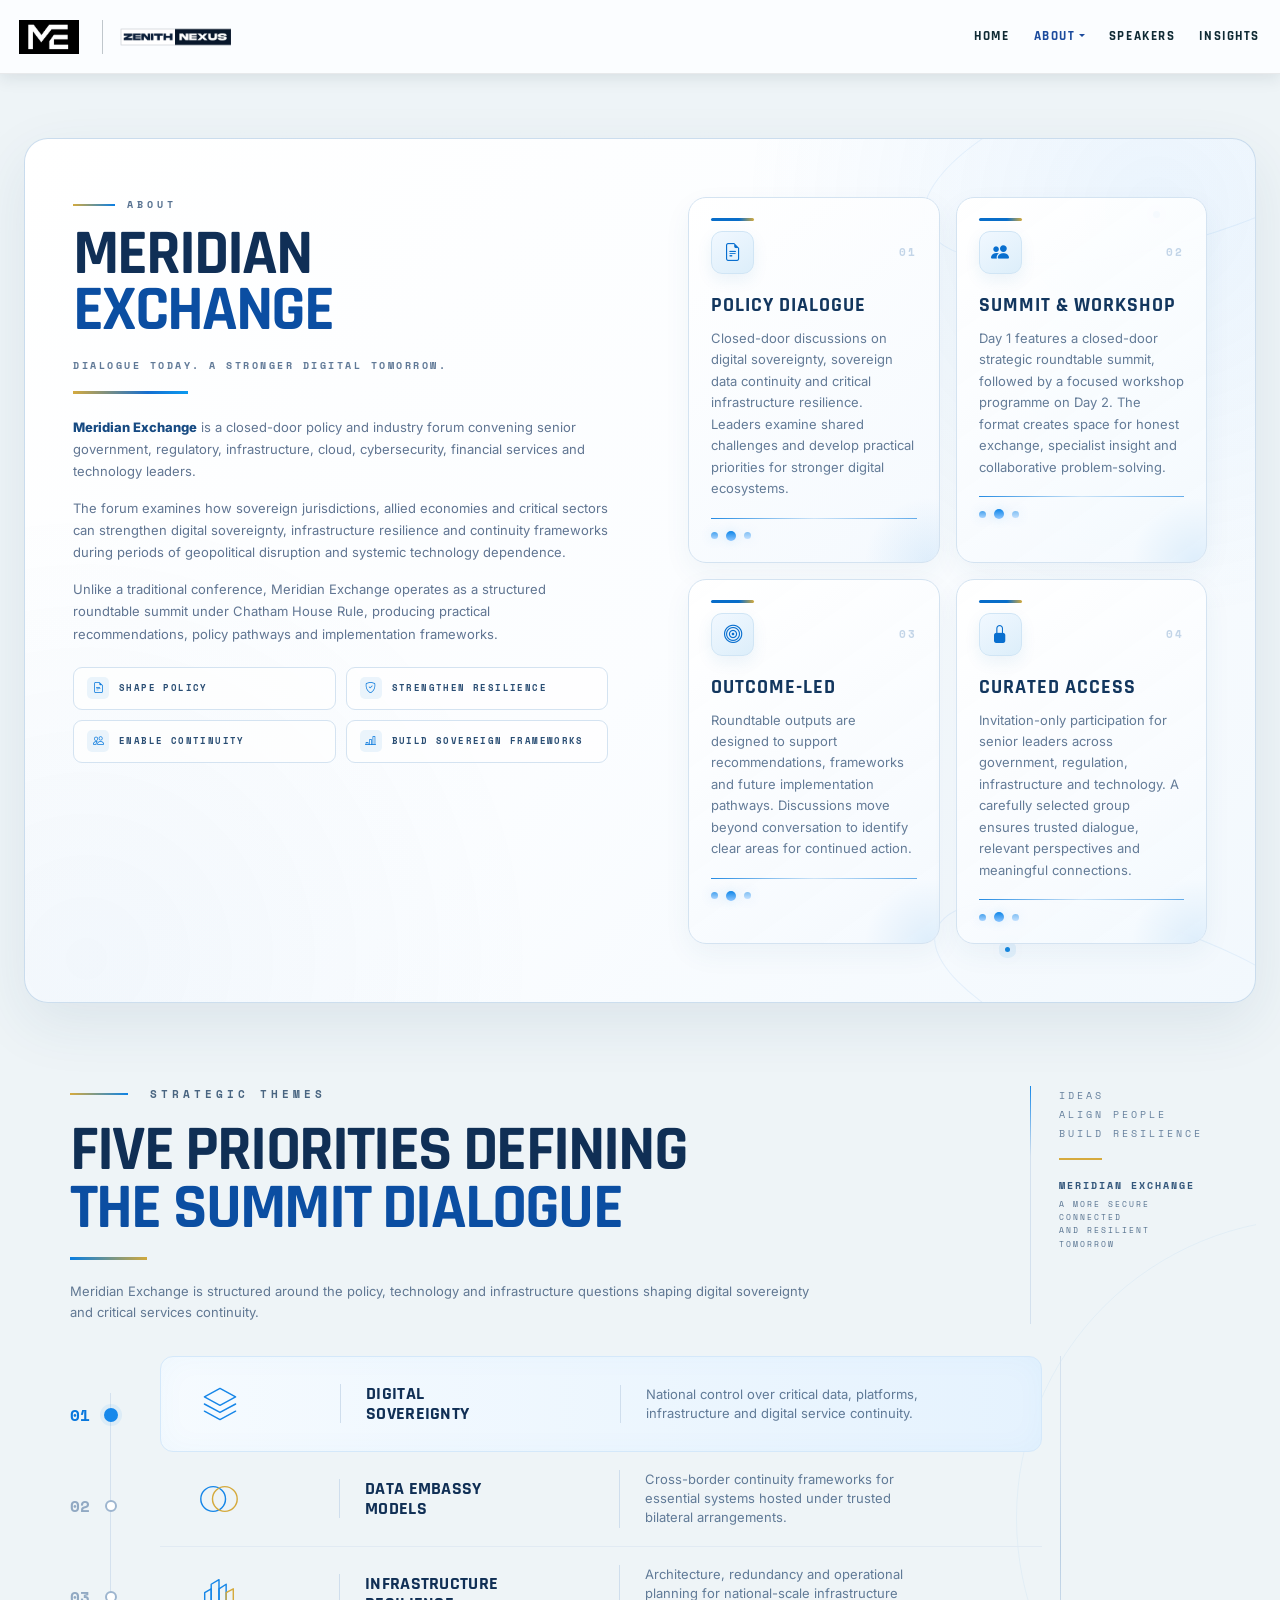
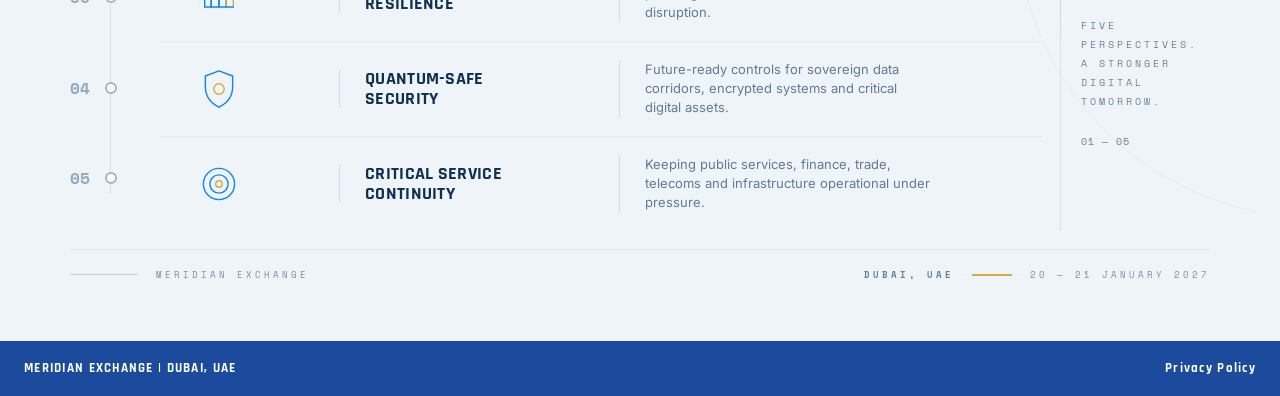
<file: about.html>
<!doctype html>
<html lang="en">
  <head>
    <meta charset="UTF-8" />
    <meta name="viewport" content="width=device-width, initial-scale=1.0" />
    <title>About | Meridian Exchange</title>
    <meta
      name="description"
      content="Explore delegate access, event format, benefits and pass options for Meridian Exchange 2027, a two-day strategic summit and workshop in Dubai for senior leaders shaping digital sovereignty and infrastructure resilience."
    />
    <meta name="robots" content="index, follow" />
    <link rel="canonical" href="https://meridianexchange.net/attendees.html" />

    <meta property="og:type" content="website" />
    <meta property="og:title" content="Delegate Access | Meridian Exchange" />
    <meta
      property="og:description"
      content="A senior delegate profile for Meridian Exchange, bringing together government, regulatory, infrastructure, cybersecurity, cloud, data centre, telecom and digital transformation leaders."
    />
    <meta
      property="og:url"
      content="https://meridianexchange.net/attendees.html"
    />
    <meta property="og:site_name" content="Meridian Exchange" />
    <meta
      property="og:image"
      content="https://meridianexchange.net/images/meridian-preview.jpg"
    />
    <meta property="og:image:width" content="1200" />
    <meta property="og:image:height" content="630" />

    <meta name="twitter:card" content="summary_large_image" />
    <meta name="twitter:title" content="Delegate Access | Meridian Exchange" />
    <meta
      name="twitter:description"
      content="Explore delegate access, event format and pass options for Meridian Exchange 2027."
    />
    <meta
      name="twitter:image"
      content="https://meridianexchange.net/images/meridian-preview.jpg"
    />
    <link
      href="https://cdn.jsdelivr.net/npm/bootstrap@5.3.8/dist/css/bootstrap.min.css"
      rel="stylesheet"
      integrity="sha384-sRIl4kxILFvY47J16cr9ZwB07vP4J8+LH7qKQnuqkuIAvNWLzeN8tE5YBujZqJLB"
      crossorigin="anonymous"
    />
    <link
      rel="stylesheet"
      href="https://cdn.jsdelivr.net/npm/bootstrap-icons@1.11.3/font/bootstrap-icons.min.css"
    />
    <link rel="icon" href="./image/fevicon.png" type="image/png" />
    <link rel="stylesheet" href="style.css" />
  </head>
  <body id="top">
    <header class="topbar">
      <nav class="navbar navbar-expand-lg navbar-light site-navbar">
        <div class="container-fluid nav-wrap">
          <div class="navbar-brand brand-group">
            <a class="brand" href="index.html" aria-label="Meridian Exchange"
              ><img
                class="brand-partner-logo"
                src="./image/logoME.jpeg"
                alt="Dubai Police Academy Logo"
            /></a>
            <span class="brand-separator" aria-hidden="true"></span>
            <a
              class="brand brand-partner"
              href="index.html"
              aria-label="Zenith Nexus"
              ><img
                class="brand-logo"
                src="./image/Zenith Nexus Logo.png"
                alt="Meridian Exchange Logo"
            /></a>
          </div>
          <button
            class="navbar-toggler"
            type="button"
            data-bs-toggle="collapse"
            data-bs-target="#mainNavigation"
            aria-controls="mainNavigation"
            aria-expanded="false"
            aria-label="Toggle navigation"
          >
            <span class="navbar-toggler-icon"></span>
          </button>
          <div class="collapse navbar-collapse" id="mainNavigation">
            <ul class="navbar-nav ms-auto main-nav">
              <li class="nav-item">
                <a class="nav-link" href="index.html">HOME</a>
              </li>
              <li class="nav-item dropdown">
                <a
                  class="nav-link dropdown-toggle active"
                  href="#"
                  role="button"
                  data-bs-toggle="dropdown"
                  aria-expanded="false"
                  >ABOUT</a
                >
                <ul class="dropdown-menu">
                  <li><a class="dropdown-item active" href="about.html" aria-current="page">About</a></li>
                  <li><a class="dropdown-item" href="privacy-policy.html">Privacy Policy</a></li>
                </ul>
              </li>
              <li class="nav-item">
                <a class="nav-link" href="speakers.html">SPEAKERS</a>
              </li>
              <li class="nav-item">
                <a class="nav-link" href="insights.html">INSIGHTS</a>
              </li>
            </ul>
          </div>
        </div>
      </nav>
    </header>

    <main class="meridian-landing">
      <section class="mx-about" id="about">
        <div class="mx-about-inner">
          <div class="mx-about-content mx-about-visible">
            <div class="mx-about-eyebrow">
              <span></span>
              <strong>ABOUT</strong>
            </div>
            <h2 class="mx-about-title">
              <span>MERIDIAN</span>
              <span>EXCHANGE</span>
            </h2>
            <div class="mx-about-tagline">
              DIALOGUE TODAY. A STRONGER DIGITAL TOMORROW.
            </div>
            <div class="mx-about-title-line"></div>
            <div class="mx-about-copy">
              <p>
                <strong>Meridian Exchange</strong> is a closed-door policy and
                industry forum convening senior government, regulatory,
                infrastructure, cloud, cybersecurity, financial services and
                technology leaders.
              </p>
              <p>
                The forum examines how sovereign jurisdictions, allied economies
                and critical sectors can strengthen digital sovereignty,
                infrastructure resilience and continuity frameworks during
                periods of geopolitical disruption and systemic technology
                dependence.
              </p>
              <p>
                Unlike a traditional conference, Meridian Exchange operates as a
                structured roundtable summit under Chatham House Rule, producing
                practical recommendations, policy pathways and implementation
                frameworks.
              </p>
            </div>
            <div class="mx-about-pillars">
              <div class="mx-about-pillar">
                <span class="mx-pillar-icon"
                  ><i class="bi bi-file-earmark-text"></i></span
                ><span class="mx-pillar-text">SHAPE POLICY</span>
              </div>
              <div class="mx-about-pillar">
                <span class="mx-pillar-icon"
                  ><i class="bi bi-shield-check"></i></span
                ><span class="mx-pillar-text">STRENGTHEN RESILIENCE</span>
              </div>
              <div class="mx-about-pillar">
                <span class="mx-pillar-icon"><i class="bi bi-people"></i></span
                ><span class="mx-pillar-text">ENABLE CONTINUITY</span>
              </div>
              <div class="mx-about-pillar">
                <span class="mx-pillar-icon"
                  ><i class="bi bi-bar-chart-line"></i></span
                ><span class="mx-pillar-text">BUILD SOVEREIGN FRAMEWORKS</span>
              </div>
            </div>
          </div>

          <div class="mx-about-features">
            <article class="mx-about-card mx-about-visible">
              <div class="mx-about-card-top">
                <div class="mx-about-card-icon">
                  <i class="bi bi-file-earmark-text"></i>
                </div>
                <span class="mx-about-card-number">01</span>
              </div>
              <div class="mx-about-card-content">
                <h3>POLICY DIALOGUE</h3>
                <p>
                  Closed-door discussions on digital sovereignty, sovereign data
                  continuity and critical infrastructure resilience. Leaders
                  examine shared challenges and develop practical priorities for
                  stronger digital ecosystems.
                </p>
              </div>
              <div class="mx-about-card-footer">
                <span></span><span></span><span></span>
              </div>
            </article>
            <article class="mx-about-card mx-about-visible">
              <div class="mx-about-card-top">
                <div class="mx-about-card-icon">
                  <i class="bi bi-people-fill"></i>
                </div>
                <span class="mx-about-card-number">02</span>
              </div>
              <div class="mx-about-card-content">
                <h3>SUMMIT &amp; WORKSHOP</h3>
                <p>
                  Day 1 features a closed-door strategic roundtable summit,
                  followed by a focused workshop programme on Day 2. The format
                  creates space for honest exchange, specialist insight and
                  collaborative problem-solving.
                </p>
              </div>
              <div class="mx-about-card-footer">
                <span></span><span></span><span></span>
              </div>
            </article>
            <article class="mx-about-card mx-about-visible">
              <div class="mx-about-card-top">
                <div class="mx-about-card-icon">
                  <i class="bi bi-bullseye"></i>
                </div>
                <span class="mx-about-card-number">03</span>
              </div>
              <div class="mx-about-card-content">
                <h3>OUTCOME-LED</h3>
                <p>
                  Roundtable outputs are designed to support recommendations,
                  frameworks and future implementation pathways. Discussions
                  move beyond conversation to identify clear areas for continued
                  action.
                </p>
              </div>
              <div class="mx-about-card-footer">
                <span></span><span></span><span></span>
              </div>
            </article>
            <article class="mx-about-card mx-about-visible">
              <div class="mx-about-card-top">
                <div class="mx-about-card-icon">
                  <i class="bi bi-lock-fill"></i>
                </div>
                <span class="mx-about-card-number">04</span>
              </div>
              <div class="mx-about-card-content">
                <h3>CURATED ACCESS</h3>
                <p>
                  Invitation-only participation for senior leaders across
                  government, regulation, infrastructure and technology. A
                  carefully selected group ensures trusted dialogue, relevant
                  perspectives and meaningful connections.
                </p>
              </div>
              <div class="mx-about-card-footer">
                <span></span><span></span><span></span>
              </div>
            </article>
          </div>
        </div>

        <div class="mx-about-orbit mx-about-orbit-one"></div>
        <div class="mx-about-orbit mx-about-orbit-two"></div>

        <div class="mx-about-dot mx-about-dot-one"></div>
        <div class="mx-about-dot mx-about-dot-two"></div>
      </section>

      <section class="mx-themes mx-themes-visible" id="themes">
        <div class="mx-themes-inner">
          <div class="mx-themes-header">
            <div class="mx-themes-heading">
              <div class="mx-themes-eyebrow">
                <span></span>
                STRATEGIC THEMES
              </div>

              <h2>
                FIVE PRIORITIES DEFINING
                <br />
                <span>THE SUMMIT DIALOGUE</span>
              </h2>

              <div class="mx-themes-title-line"></div>

              <p>
                Meridian Exchange is structured around the policy, technology
                and infrastructure questions shaping digital sovereignty and
                critical services continuity.
              </p>
            </div>

            <div class="mx-themes-side">
              <div class="mx-themes-side-line"></div>
              <div class="mx-themes-side-top">
                IDEAS<br />
                ALIGN PEOPLE<br />
                BUILD RESILIENCE
              </div>
              <div class="mx-themes-side-divider"></div>
              <div class="mx-themes-side-brand">
                <strong>MERIDIAN EXCHANGE</strong>
                <span>
                  A MORE SECURE<br />
                  CONNECTED<br />
                  AND RESILIENT<br />
                  TOMORROW
                </span>
              </div>
            </div>
          </div>

          <div class="mx-themes-main">
            <div class="mx-theme-rail">
              <div class="mx-rail-line"></div>
              <div class="mx-rail-item active"><span>01</span><i></i></div>
              <div class="mx-rail-item"><span>02</span><i></i></div>
              <div class="mx-rail-item"><span>03</span><i></i></div>
              <div class="mx-rail-item"><span>04</span><i></i></div>
              <div class="mx-rail-item"><span>05</span><i></i></div>
            </div>

            <div class="mx-theme-list">
              <article class="mx-theme-row active" data-theme="1">
                <div class="mx-theme-icon">
                  <svg viewBox="0 0 80 80" xmlns="http://www.w3.org/2000/svg">
                    <path d="M16 29L40 16L64 29L40 42L16 29Z" />
                    <path d="M16 40L40 53L64 40" />
                    <path d="M16 51L40 64L64 51" />
                  </svg>
                </div>
                <div class="mx-theme-name">DIGITAL<br />SOVEREIGNTY</div>
                <div class="mx-theme-description">
                  National control over critical data, platforms, infrastructure
                  and digital service continuity.
                </div>
                <!-- <button class="mx-theme-arrow" aria-label="Digital Sovereignty">
                  &rarr;
                </button> -->
              </article>

              <article class="mx-theme-row" data-theme="2">
                <div class="mx-theme-icon">
                  <svg viewBox="0 0 80 80" xmlns="http://www.w3.org/2000/svg">
                    <circle cx="31" cy="40" r="19" />
                    <circle cx="49" cy="40" r="19" />
                  </svg>
                </div>
                <div class="mx-theme-name">DATA EMBASSY<br />MODELS</div>
                <div class="mx-theme-description">
                  Cross-border continuity frameworks for essential systems
                  hosted under trusted bilateral arrangements.
                </div>
                <!-- <button class="mx-theme-arrow" aria-label="Data Embassy Models">
                  &rarr;
                </button> -->
              </article>

              <article class="mx-theme-row" data-theme="3">
                <div class="mx-theme-icon">
                  <svg viewBox="0 0 80 80" xmlns="http://www.w3.org/2000/svg">
                    <path d="M18 60V38L28 32V60" />
                    <path d="M28 60V25L40 18V60" />
                    <path d="M40 60V32L51 25V60" />
                    <path d="M51 60V38L62 32V60" />
                    <path d="M18 60H62" />
                  </svg>
                </div>
                <div class="mx-theme-name">INFRASTRUCTURE<br />RESILIENCE</div>
                <div class="mx-theme-description">
                  Architecture, redundancy and operational planning for
                  national-scale infrastructure disruption.
                </div>
                <!-- <button
                  class="mx-theme-arrow"
                  aria-label="Infrastructure Resilience"
                >
                  &rarr;
                </button> -->
              </article>

              <article class="mx-theme-row" data-theme="4">
                <div class="mx-theme-icon">
                  <svg viewBox="0 0 80 80" xmlns="http://www.w3.org/2000/svg">
                    <path
                      d="M40 12L61 20V37C61 51 52 62 40 68C28 62 19 51 19 37V20L40 12Z"
                    />
                    <circle cx="40" cy="40" r="8" />
                  </svg>
                </div>
                <div class="mx-theme-name">QUANTUM-SAFE<br />SECURITY</div>
                <div class="mx-theme-description">
                  Future-ready controls for sovereign data corridors, encrypted
                  systems and critical digital assets.
                </div>
                <!-- <button
                  class="mx-theme-arrow"
                  aria-label="Quantum Safe Security"
                >
                  &rarr;
                </button> -->
              </article>

              <article class="mx-theme-row" data-theme="5">
                <div class="mx-theme-icon">
                  <svg viewBox="0 0 80 80" xmlns="http://www.w3.org/2000/svg">
                    <circle cx="40" cy="40" r="24" />
                    <circle cx="40" cy="40" r="14" />
                    <circle cx="40" cy="40" r="5" />
                  </svg>
                </div>
                <div class="mx-theme-name">
                  CRITICAL SERVICE<br />CONTINUITY
                </div>
                <div class="mx-theme-description">
                  Keeping public services, finance, trade, telecoms and
                  infrastructure operational under pressure.
                </div>
                <!-- <button
                  class="mx-theme-arrow"
                  aria-label="Critical Service Continuity"
                >
                  &rarr;
                </button> -->
              </article>
            </div>

            <div class="mx-themes-right-copy">
              <div class="mx-right-copy-line"></div>
              <div class="mx-right-copy-title">
                FIVE<br />
                PERSPECTIVES.<br />
                <span>A STRONGER<br />DIGITAL TOMORROW.</span>
              </div>
              <div class="mx-theme-controls">
                <span>01 &mdash; 05</span>
                <!-- <button
                  class="mx-theme-control"
                  id="mx-theme-prev"
                  aria-label="Previous theme"
                >
                  &lsaquo;
                </button>
                <button
                  class="mx-theme-control"
                  id="mx-theme-next"
                  aria-label="Next theme"
                >
                  &rsaquo;
                </button> -->
              </div>
            </div>
          </div>

          <div class="mx-themes-footer">
            <div class="mx-footer-brand"><span></span>MERIDIAN EXCHANGE</div>
            <div class="mx-footer-location">
              <strong>DUBAI, UAE</strong>
              <span></span>
              20 &mdash; 21 JANUARY 2027
            </div>
          </div>
        </div>
      </section>
    </main>
    <footer class="site-footer">
      <div class="site-footer-inner">
        <span>MERIDIAN EXCHANGE | DUBAI, UAE</span>
        <a href="privacy-policy.html">Privacy Policy</a>
      </div>
    </footer>
    <script
      src="https://cdn.jsdelivr.net/npm/bootstrap@5.3.8/dist/js/bootstrap.bundle.min.js"
      integrity="sha384-FKyoEForCGlyvwx9Hj09JcYn3nv7wiPVlz7YYwJrWVcXK/BmnVDxM+D2scQbITxI"
      crossorigin="anonymous"
    ></script>
    <script src="script.js"></script>
  </body>
</html>
</file>
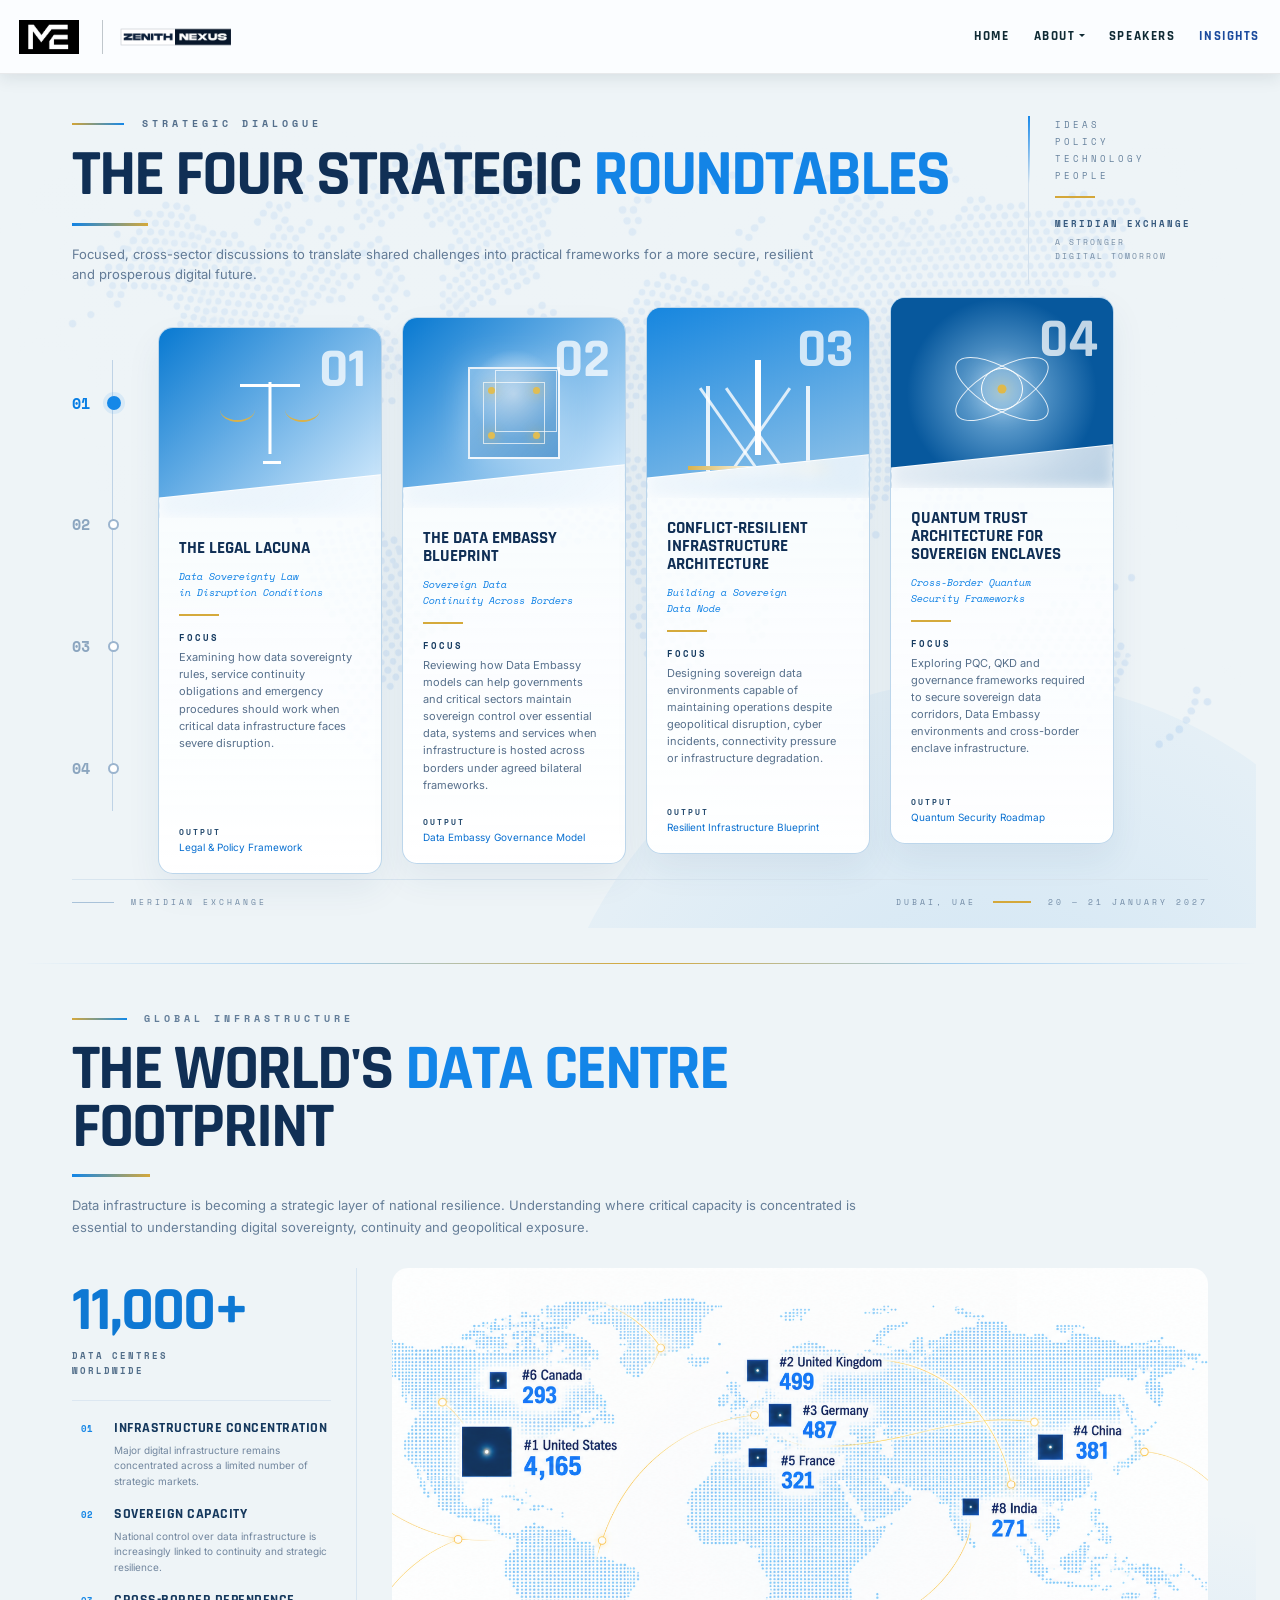
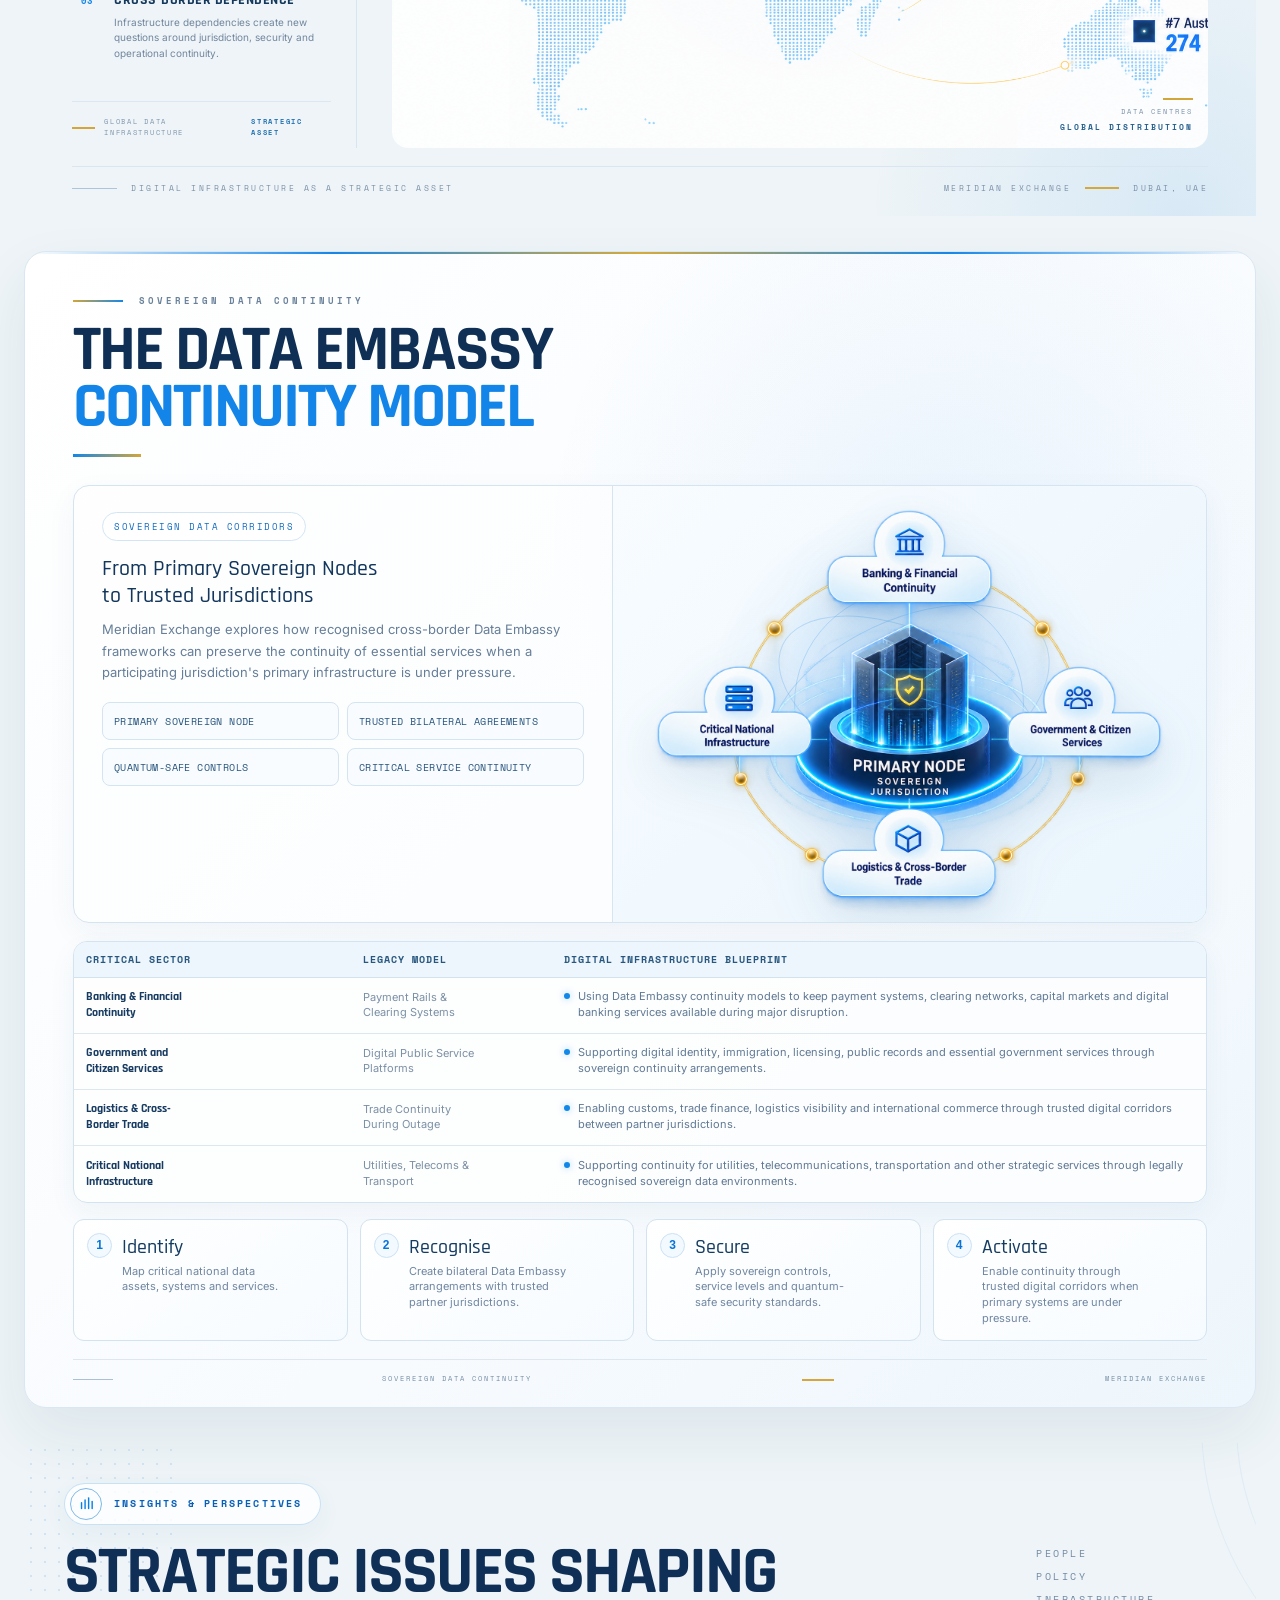
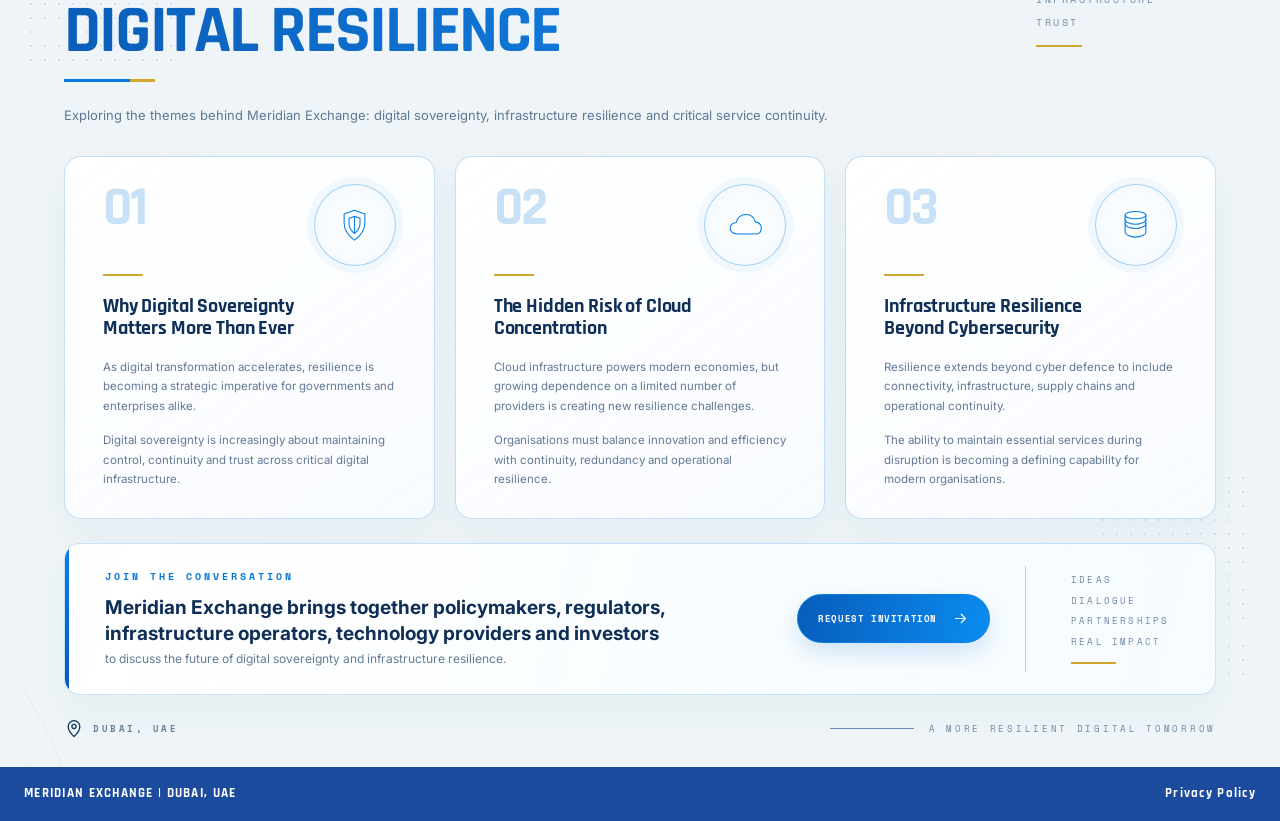
<file: insights.html>
﻿<!doctype html>
<html lang="en">
  <head>
    <meta charset="UTF-8" />
    <meta name="viewport" content="width=device-width, initial-scale=1.0" />
    <title>Insights | Meridian Exchange</title>

    <meta
      name="description"
      content="Strategic insights from Meridian Exchange on digital sovereignty, Data Embassy frameworks, infrastructure resilience, cloud concentration, operational continuity, workshop themes and critical services protection."
    />
    <meta name="robots" content="index, follow" />
    <link rel="canonical" href="https://meridianexchange.net/insights.html" />

    <meta property="og:type" content="website" />
    <meta property="og:title" content="Insights | Meridian Exchange" />
    <meta
      property="og:description"
      content="Explore strategic perspectives, policy briefings and summit outputs on digital sovereignty, Data Embassy frameworks, infrastructure resilience and critical services continuity."
    />
    <meta
      property="og:url"
      content="https://meridianexchange.net/insights.html"
    />
    <meta property="og:site_name" content="Meridian Exchange" />
    <meta
      property="og:image"
      content="https://meridianexchange.net/images/meridian-preview.jpg"
    />
    <meta property="og:image:width" content="1200" />
    <meta property="og:image:height" content="630" />

    <meta name="twitter:card" content="summary_large_image" />
    <meta name="twitter:title" content="Insights | Meridian Exchange" />
    <meta
      name="twitter:description"
      content="Strategic perspectives on digital sovereignty, Data Embassy models and infrastructure resilience."
    />
    <meta
      name="twitter:image"
      content="https://meridianexchange.net/images/meridian-preview.jpg"
    />
    <link
      href="https://cdn.jsdelivr.net/npm/bootstrap@5.3.8/dist/css/bootstrap.min.css"
      rel="stylesheet"
      integrity="sha384-sRIl4kxILFvY47J16cr9ZwB07vP4J8+LH7qKQnuqkuIAvNWLzeN8tE5YBujZqJLB"
      crossorigin="anonymous"
    />
    <link
      rel="stylesheet"
      href="https://cdn.jsdelivr.net/npm/bootstrap-icons@1.11.3/font/bootstrap-icons.min.css"
    />
    <link rel="icon" href="./image/fevicon.png" type="image/png" />
    <link rel="stylesheet" href="style.css" />
    <!-- Google Analytics -->
    <script
      async
      src="https://www.googletagmanager.com/gtag/js?id=G-MV438D7FXN"
    ></script>
    <script>
      window.dataLayer = window.dataLayer || [];
      function gtag() {
        dataLayer.push(arguments);
      }
      gtag("js", new Date());
      gtag("config", "G-MV438D7FXN");
    </script>

    <!-- LinkedIn Insight Tag -->
    <script type="text/javascript">
      _linkedin_partner_id = "10366401";
      window._linkedin_data_partner_ids =
        window._linkedin_data_partner_ids || [];
      window._linkedin_data_partner_ids.push(_linkedin_partner_id);
    </script>

    <script type="text/javascript">
      (function (l) {
        if (!l) {
          window.lintrk = function (a, b) {
            window.lintrk.q.push([a, b]);
          };
          window.lintrk.q = [];
        }
        var s = document.getElementsByTagName("script")[0];
        var b = document.createElement("script");
        b.type = "text/javascript";
        b.async = true;
        b.src = "https://snap.licdn.com/li.lms-analytics/insight.min.js";
        s.parentNode.insertBefore(b, s);
      })(window.lintrk);
    </script>

    <noscript>
      <img
        height="1"
        width="1"
        style="display: none"
        alt=""
        src="https://px.ads.linkedin.com/collect/?pid=10366401&fmt=gif"
      />
    </noscript>
  </head>
  <body id="top">
    <header class="topbar">
      <nav class="navbar navbar-expand-lg navbar-light site-navbar">
        <div class="container-fluid nav-wrap">
          <div class="navbar-brand brand-group">
            <a class="brand" href="index.html" aria-label="Meridian Exchange"
              ><img
                class="brand-partner-logo"
                src="./image/logoME.jpeg"
                alt="Dubai Police Academy Logo"
            /></a>
            <span class="brand-separator" aria-hidden="true"></span>
            <a
              class="brand brand-partner"
              href="index.html"
              aria-label="Zenith Nexus"
              ><img
                class="brand-logo"
                src="./image/Zenith Nexus Logo.png"
                alt="Meridian Exchange Logo"
            /></a>
          </div>
          <button
            class="navbar-toggler"
            type="button"
            data-bs-toggle="collapse"
            data-bs-target="#mainNavigation"
            aria-controls="mainNavigation"
            aria-expanded="false"
            aria-label="Toggle navigation"
          >
            <span class="navbar-toggler-icon"></span>
          </button>
          <div class="collapse navbar-collapse" id="mainNavigation">
            <ul class="navbar-nav ms-auto main-nav">
              <li class="nav-item">
                <a class="nav-link" href="index.html">HOME</a>
              </li>
              <li class="nav-item dropdown">
                <a
                  class="nav-link dropdown-toggle"
                  href="#"
                  role="button"
                  data-bs-toggle="dropdown"
                  aria-expanded="false"
                  >ABOUT</a
                >
                <ul class="dropdown-menu">
                  <li><a class="dropdown-item" href="about.html">About</a></li>
                  <li><a class="dropdown-item" href="privacy-policy.html">Privacy Policy</a></li>
                </ul>
              </li>
              <li class="nav-item">
                <a class="nav-link" href="speakers.html">SPEAKERS</a>
              </li>
              <li class="nav-item">
                <a
                  class="nav-link active"
                  href="insights.html"
                  aria-current="page"
                  >INSIGHTS</a
                >
              </li>
            </ul>
          </div>
        </div>
      </nav>
    </header>

    <main class="meridian-landing">
      <section class="mx-roundtables is-visible" id="roundtables">
        <div class="mx-roundtables-inner">
          <div class="mx-rt-header">
            <div class="mx-rt-heading">
              <div class="mx-rt-eyebrow">
                <span></span>
                STRATEGIC DIALOGUE
              </div>

              <h2>
                THE FOUR STRATEGIC
                <span>ROUNDTABLES</span>
              </h2>

              <div class="mx-rt-title-line"></div>

              <p>
                Focused, cross-sector discussions to translate shared challenges
                into practical frameworks for a more secure, resilient and
                prosperous digital future.
              </p>
            </div>

            <div class="mx-rt-side-copy">
              <div class="mx-rt-side-line"></div>

              <div>
                IDEAS<br />
                POLICY<br />
                TECHNOLOGY<br />
                PEOPLE
              </div>

              <span></span>

              <strong>MERIDIAN EXCHANGE</strong>

              <small>
                A STRONGER<br />
                DIGITAL TOMORROW
              </small>
            </div>
          </div>

          <div class="mx-rt-main">
            <div class="mx-rt-timeline">
              <div class="mx-rt-timeline-line"></div>

              <button class="mx-rt-timeline-item active" data-index="0">
                <span>01</span>
                <i></i>
              </button>

              <button class="mx-rt-timeline-item" data-index="1">
                <span>02</span>
                <i></i>
              </button>

              <button class="mx-rt-timeline-item" data-index="2">
                <span>03</span>
                <i></i>
              </button>

              <button class="mx-rt-timeline-item" data-index="3">
                <span>04</span>
                <i></i>
              </button>
            </div>

            <div class="mx-rt-cards">
              <article class="mx-rt-card active">
                <div class="mx-rt-card-visual">
                  <div class="mx-rt-number">01</div>

                  <div class="mx-rt-visual legal">
                    <div class="mx-scale">
                      <span></span>
                      <span></span>
                      <b></b>
                    </div>
                  </div>

                  <div class="mx-rt-glass"></div>
                </div>

                <div class="mx-rt-card-content">
                  <h3>THE LEGAL LACUNA</h3>

                  <em>
                    Data Sovereignty Law<br />
                    in Disruption Conditions
                  </em>

                  <div class="mx-rt-mini-line"></div>

                  <div class="mx-rt-focus">
                    <strong>FOCUS</strong>

                    <p>
                      Examining how data sovereignty rules, service continuity
                      obligations and emergency procedures should work when
                      critical data infrastructure faces severe disruption.
                    </p>
                  </div>

                  <div class="mx-rt-output">
                    <div>
                      <strong>OUTPUT</strong>
                      <span>Legal &amp; Policy Framework</span>
                    </div>
                  </div>
                </div>
              </article>

              <article class="mx-rt-card">
                <div class="mx-rt-card-visual">
                  <div class="mx-rt-number">02</div>

                  <div class="mx-rt-visual embassy">
                    <div class="mx-data-cube">
                      <i></i>
                      <i></i>
                      <i></i>
                      <i></i>
                    </div>
                  </div>

                  <div class="mx-rt-glass"></div>
                </div>

                <div class="mx-rt-card-content">
                  <h3>
                    THE DATA EMBASSY
                    <br />
                    BLUEPRINT
                  </h3>

                  <em>
                    Sovereign Data<br />
                    Continuity Across Borders
                  </em>

                  <div class="mx-rt-mini-line"></div>

                  <div class="mx-rt-focus">
                    <strong>FOCUS</strong>

                    <p>
                      Reviewing how Data Embassy models can help governments and
                      critical sectors maintain sovereign control over essential
                      data, systems and services when infrastructure is hosted
                      across borders under agreed bilateral frameworks.
                    </p>
                  </div>

                  <div class="mx-rt-output">
                    <div>
                      <strong>OUTPUT</strong>
                      <span>Data Embassy Governance Model</span>
                    </div>
                  </div>
                </div>
              </article>

              <article class="mx-rt-card">
                <div class="mx-rt-card-visual">
                  <div class="mx-rt-number">03</div>

                  <div class="mx-rt-visual infrastructure">
                    <div class="mx-bridge">
                      <span></span>
                      <span></span>
                      <span></span>
                      <b></b>
                    </div>
                  </div>

                  <div class="mx-rt-glass"></div>
                </div>

                <div class="mx-rt-card-content">
                  <h3>
                    CONFLICT-RESILIENT
                    <br />
                    INFRASTRUCTURE
                    <br />
                    ARCHITECTURE
                  </h3>

                  <em>
                    Building a Sovereign<br />
                    Data Node
                  </em>

                  <div class="mx-rt-mini-line"></div>

                  <div class="mx-rt-focus">
                    <strong>FOCUS</strong>

                    <p>
                      Designing sovereign data environments capable of
                      maintaining operations despite geopolitical disruption,
                      cyber incidents, connectivity pressure or infrastructure
                      degradation.
                    </p>
                  </div>

                  <div class="mx-rt-output">
                    <div>
                      <strong>OUTPUT</strong>
                      <span>Resilient Infrastructure Blueprint</span>
                    </div>
                  </div>
                </div>
              </article>

              <article class="mx-rt-card">
                <div class="mx-rt-card-visual">
                  <div class="mx-rt-number">04</div>

                  <div class="mx-rt-visual quantum">
                    <div class="mx-quantum">
                      <span></span>
                      <i></i>
                    </div>
                  </div>

                  <div class="mx-rt-glass"></div>
                </div>

                <div class="mx-rt-card-content">
                  <h3>
                    QUANTUM TRUST
                    <br />
                    ARCHITECTURE FOR
                    <br />
                    SOVEREIGN ENCLAVES
                  </h3>

                  <em>
                    Cross-Border Quantum<br />
                    Security Frameworks
                  </em>

                  <div class="mx-rt-mini-line"></div>

                  <div class="mx-rt-focus">
                    <strong>FOCUS</strong>

                    <p>
                      Exploring PQC, QKD and governance frameworks required to
                      secure sovereign data corridors, Data Embassy environments
                      and cross-border enclave infrastructure.
                    </p>
                  </div>

                  <div class="mx-rt-output">
                    <div>
                      <strong>OUTPUT</strong>
                      <span>Quantum Security Roadmap</span>
                    </div>
                  </div>
                </div>
              </article>
            </div>

            <!-- <div class="mx-rt-right">
              <button
                class="mx-rt-next"
                id="mx-rt-next"
                aria-label="Next roundtable"
              >
                &rarr;
              </button>

              <div class="mx-rt-scroll-line"></div>

              <span>
                SCROLL<br />
                TO EXPLORE
              </span>
            </div> -->
          </div>

          <div class="mx-rt-footer">
            <div>
              <span></span>
              MERIDIAN EXCHANGE
            </div>

            <div>
              DUBAI, UAE
              <b></b>
              20 &mdash; 21 JANUARY 2027
            </div>
          </div>
        </div>
      </section>
      <section class="mx-global-data is-visible" id="global-data">
        <div class="mx-global-data-inner">
          <div class="mx-global-data-header">
            <div class="mx-global-data-eyebrow">
              <span></span>
              GLOBAL INFRASTRUCTURE
            </div>

            <h2>
              THE WORLD'S
              <span>DATA CENTRE</span>
              FOOTPRINT
            </h2>

            <div class="mx-global-data-line"></div>

            <p>
              Data infrastructure is becoming a strategic layer of national
              resilience. Understanding where critical capacity is concentrated
              is essential to understanding digital sovereignty, continuity and
              geopolitical exposure.
            </p>
          </div>

          <div class="mx-global-data-content">
            <div class="mx-global-data-info">
              <div class="mx-global-stat">
                <span class="mx-global-stat-number"> 11,000+ </span>

                <span class="mx-global-stat-label">
                  DATA CENTRES
                  <br />
                  WORLDWIDE
                </span>
              </div>

              <div class="mx-global-info-divider"></div>

              <div class="mx-global-insight">
                <span class="mx-global-insight-number"> 01 </span>

                <div>
                  <strong> INFRASTRUCTURE CONCENTRATION </strong>

                  <p>
                    Major digital infrastructure remains concentrated across a
                    limited number of strategic markets.
                  </p>
                </div>
              </div>

              <div class="mx-global-insight">
                <span class="mx-global-insight-number"> 02 </span>

                <div>
                  <strong> SOVEREIGN CAPACITY </strong>

                  <p>
                    National control over data infrastructure is increasingly
                    linked to continuity and strategic resilience.
                  </p>
                </div>
              </div>

              <div class="mx-global-insight">
                <span class="mx-global-insight-number"> 03 </span>

                <div>
                  <strong> CROSS-BORDER DEPENDENCE </strong>

                  <p>
                    Infrastructure dependencies create new questions around
                    jurisdiction, security and operational continuity.
                  </p>
                </div>
              </div>

              <div class="mx-global-data-note">
                <span></span>

                GLOBAL DATA INFRASTRUCTURE
                <strong>STRATEGIC ASSET</strong>
              </div>
            </div>

            <div class="mx-global-map">
              <div class="mx-map-glow"></div>

              <div class="mx-map-grid"></div>

              <img
                src="./image/meridian-data-centres-map.svg"
                alt="Global data centre distribution map"
                class="mx-data-map"
              />

              <div class="mx-map-corner">
                <span></span>

                DATA CENTRES

                <strong> GLOBAL DISTRIBUTION </strong>
              </div>
            </div>
          </div>

          <div class="mx-global-data-footer">
            <div class="mx-global-footer-left">
              <span></span>

              DIGITAL INFRASTRUCTURE AS A STRATEGIC ASSET
            </div>

            <div class="mx-global-footer-right">
              MERIDIAN EXCHANGE

              <b></b>

              DUBAI, UAE
            </div>
          </div>
        </div>
      </section>
      <section class="mx-embassy-section is-visible" id="data-embassy">
        <div class="mx-embassy-inner">
          <!-- HEADER -->
          <div class="mx-embassy-header">
            <div class="mx-embassy-eyebrow">
              <span></span>
              SOVEREIGN DATA CONTINUITY
            </div>

            <h2>
              THE DATA EMBASSY
              <span>CONTINUITY MODEL</span>
            </h2>

            <div class="mx-embassy-title-line"></div>
          </div>

          <div class="mx-embassy-intro">
            <!-- LEFT -->
            <div class="mx-embassy-copy">
              <div class="mx-embassy-label">SOVEREIGN DATA CORRIDORS</div>

              <h3>
                From Primary Sovereign Nodes
                <br />
                to Trusted Jurisdictions
              </h3>

              <p>
                Meridian Exchange explores how recognised cross-border Data
                Embassy frameworks can preserve the continuity of essential
                services when a participating jurisdiction's primary
                infrastructure is under pressure.
              </p>

              <div class="mx-embassy-tags">
                <span> PRIMARY SOVEREIGN NODE </span>

                <span> TRUSTED BILATERAL AGREEMENTS </span>

                <span> QUANTUM-SAFE CONTROLS </span>

                <span> CRITICAL SERVICE CONTINUITY </span>
              </div>
            </div>

            <!-- RIGHT VISUAL -->
            <div class="mx-embassy-visual">
              <div class="mx-embassy-visual-glow"></div>

              <div class="mx-embassy-orbit orbit-one"></div>
              <div class="mx-embassy-orbit orbit-two"></div>
              <div class="mx-embassy-orbit orbit-three"></div>

              <img
                class="mx-primary-node-img"
                src="./image/primal-mode.png"
                alt="Primary sovereign data node"
              />
            </div>
          </div>

          <div class="mx-embassy-table-wrap">
            <div class="mx-embassy-table-head">
              <span>CRITICAL SECTOR</span>

              <span>LEGACY MODEL</span>

              <span>DIGITAL INFRASTRUCTURE BLUEPRINT</span>
            </div>

            <!-- ROW 01 -->

            <div class="mx-embassy-table-row">
              <div class="mx-sector-name">
                Banking &amp; Financial
                <br />
                Continuity
              </div>

              <div class="mx-legacy">
                Payment Rails &amp;
                <br />
                Clearing Systems
              </div>

              <div class="mx-blueprint">
                <i></i>
                Using Data Embassy continuity models to keep payment systems,
                clearing networks, capital markets and digital banking services
                available during major disruption.
              </div>
            </div>

            <!-- ROW 02 -->

            <div class="mx-embassy-table-row">
              <div class="mx-sector-name">
                Government and
                <br />
                Citizen Services
              </div>

              <div class="mx-legacy">
                Digital Public Service
                <br />
                Platforms
              </div>

              <div class="mx-blueprint">
                <i></i>
                Supporting digital identity, immigration, licensing, public
                records and essential government services through sovereign
                continuity arrangements.
              </div>
            </div>

            <!-- ROW 03 -->

            <div class="mx-embassy-table-row">
              <div class="mx-sector-name">
                Logistics &amp; Cross-
                <br />
                Border Trade
              </div>

              <div class="mx-legacy">
                Trade Continuity
                <br />
                During Outage
              </div>

              <div class="mx-blueprint">
                <i></i>
                Enabling customs, trade finance, logistics visibility and
                international commerce through trusted digital corridors between
                partner jurisdictions.
              </div>
            </div>

            <!-- ROW 04 -->

            <div class="mx-embassy-table-row">
              <div class="mx-sector-name">
                Critical National
                <br />
                Infrastructure
              </div>

              <div class="mx-legacy">
                Utilities, Telecoms &amp;
                <br />
                Transport
              </div>

              <div class="mx-blueprint">
                <i></i>
                Supporting continuity for utilities, telecommunications,
                transportation and other strategic services through legally
                recognised sovereign data environments.
              </div>
            </div>
          </div>

          <div class="mx-embassy-process">
            <div class="mx-process-card">
              <div class="mx-process-number">1</div>

              <div class="mx-process-content">
                <h4>Identify</h4>

                <p>Map critical national data assets, systems and services.</p>
              </div>
            </div>

            <!-- STEP 02 -->

            <div class="mx-process-card">
              <div class="mx-process-number">2</div>

              <div class="mx-process-content">
                <h4>Recognise</h4>

                <p>
                  Create bilateral Data Embassy arrangements with trusted
                  partner jurisdictions.
                </p>
              </div>
            </div>

            <!-- STEP 03 -->

            <div class="mx-process-card">
              <div class="mx-process-number">3</div>

              <div class="mx-process-content">
                <h4>Secure</h4>

                <p>
                  Apply sovereign controls, service levels and quantum-safe
                  security standards.
                </p>
              </div>
            </div>

            <!-- STEP 04 -->

            <div class="mx-process-card">
              <div class="mx-process-number">4</div>

              <div class="mx-process-content">
                <h4>Activate</h4>

                <p>
                  Enable continuity through trusted digital corridors when
                  primary systems are under pressure.
                </p>
              </div>
            </div>
          </div>

          <!-- FOOTER -->

          <div class="mx-embassy-footer">
            <span></span>

            SOVEREIGN DATA CONTINUITY

            <b></b>

            MERIDIAN EXCHANGE
          </div>
        </div>
      </section>
      <section class="mx-insights-section is-visible" id="insights">
        <!-- BACKGROUND DECORATION -->
        <div class="mx-insights-dots mx-insights-dots-left"></div>
        <div class="mx-insights-dots mx-insights-dots-right"></div>

        <div class="mx-insights-orbit mx-insights-orbit-left">
          <span></span>
          <span></span>
          <span></span>
        </div>

        <div class="mx-insights-orbit mx-insights-orbit-right">
          <span></span>
          <span></span>
          <span></span>
        </div>

        <div class="mx-insights-container">
          <!-- =================================================
             HEADER
             ================================================= -->

          <header class="mx-insights-header">
            <div class="mx-insights-eyebrow">
              <div class="mx-insights-eyebrow-icon">
                <svg viewBox="0 0 24 24">
                  <path d="M5 19V11" />
                  <path d="M10 19V7" />
                  <path d="M15 19V4" />
                  <path d="M20 19V9" />
                </svg>
              </div>

              <span>INSIGHTS &amp; PERSPECTIVES</span>
            </div>

            <div class="mx-insights-heading-row">
              <div class="mx-insights-heading-content">
                <h2 class="mx-insights-heading">
                  <span>STRATEGIC ISSUES SHAPING</span>

                  <strong> DIGITAL RESILIENCE </strong>
                </h2>

                <div class="mx-insights-title-line">
                  <span></span>
                </div>

                <p class="mx-insights-intro">
                  Exploring the themes behind Meridian Exchange: digital
                  sovereignty, infrastructure resilience and critical service
                  continuity.
                </p>
              </div>

              <!-- RIGHT KEYWORDS -->

              <div class="mx-insights-keywords">
                <span>PEOPLE</span>
                <span>POLICY</span>
                <span>INFRASTRUCTURE</span>
                <span>TRUST</span>

                <i></i>
              </div>
            </div>
          </header>

          <!-- =================================================
             INSIGHT CARDS
             ================================================= -->

          <div class="mx-insights-grid">
            <!-- CARD 01 -->

            <article class="mx-insight-card">
              <div class="mx-insight-card-top">
                <div class="mx-insight-number">01</div>

                <div class="mx-insight-icon">
                  <svg viewBox="0 0 64 64">
                    <path
                      d="M32 7
                                   L49 13
                                   V28
                                   C49 39 42 49 32 56
                                   C22 49 15 39 15 28
                                   V13
                                   Z"
                    />

                    <path
                      d="M32 17
                                   L41 20
                                   V29
                                   C41 35 37 41 32 45
                                   C27 41 23 35 23 29
                                   V20
                                   Z"
                    />

                    <path d="M32 18V45" />
                  </svg>
                </div>
              </div>

              <div class="mx-insight-mini-line"></div>

              <h3>
                Why Digital Sovereignty
                <br />
                Matters More Than Ever
              </h3>

              <div class="mx-insight-body">
                <p>
                  As digital transformation accelerates, resilience is becoming
                  a strategic imperative for governments and enterprises alike.
                </p>

                <p>
                  Digital sovereignty is increasingly about maintaining control,
                  continuity and trust across critical digital infrastructure.
                </p>
              </div>
            </article>

            <!-- CARD 02 -->

            <article class="mx-insight-card">
              <div class="mx-insight-card-top">
                <div class="mx-insight-number">02</div>

                <div class="mx-insight-icon">
                  <svg viewBox="0 0 64 64">
                    <path
                      d="
                                    M20 46
                                    H48
                                    C54 46
                                    58 42
                                    58 36
                                    C58 30
                                    53 26
                                    48 26
                                    C46 18
                                    40 14
                                    33 14
                                    C25 14
                                    18 19
                                    17 27
                                    C11 27
                                    7 31
                                    7 37
                                    C7 42
                                    12 46
                                    20 46
                                "
                    />
                  </svg>
                </div>
              </div>

              <div class="mx-insight-mini-line"></div>

              <h3>
                The Hidden Risk of Cloud
                <br />
                Concentration
              </h3>

              <div class="mx-insight-body">
                <p>
                  Cloud infrastructure powers modern economies, but growing
                  dependence on a limited number of providers is creating new
                  resilience challenges.
                </p>

                <p>
                  Organisations must balance innovation and efficiency with
                  continuity, redundancy and operational resilience.
                </p>
              </div>
            </article>

            <!-- CARD 03 -->

            <article class="mx-insight-card">
              <div class="mx-insight-card-top">
                <div class="mx-insight-number">03</div>

                <div class="mx-insight-icon">
                  <svg viewBox="0 0 64 64">
                    <ellipse cx="32" cy="15" rx="17" ry="6" />

                    <path
                      d="
                                    M15 15
                                    V43
                                    C15 47 23 51 32 51
                                    C41 51 49 47 49 43
                                    V15
                                "
                    />

                    <path
                      d="
                                    M15 29
                                    C15 33 23 37 32 37
                                    C41 37 49 33 49 29
                                "
                    />

                    <path
                      d="
                                    M15 22
                                    C15 26 23 30 32 30
                                    C41 30 49 26 49 22
                                "
                    />
                  </svg>
                </div>
              </div>

              <div class="mx-insight-mini-line"></div>

              <h3>
                Infrastructure Resilience
                <br />
                Beyond Cybersecurity
              </h3>

              <div class="mx-insight-body">
                <p>
                  Resilience extends beyond cyber defence to include
                  connectivity, infrastructure, supply chains and operational
                  continuity.
                </p>

                <p>
                  The ability to maintain essential services during disruption
                  is becoming a defining capability for modern organisations.
                </p>
              </div>
            </article>
          </div>

          <!-- =================================================
             JOIN THE CONVERSATION
             ================================================= -->

          <div class="mx-insights-cta">
            <div class="mx-insights-cta-border"></div>

            <div class="mx-insights-cta-content">
              <div class="mx-insights-cta-copy">
                <span class="mx-insights-cta-label">
                  JOIN THE CONVERSATION
                </span>

                <h3>
                  Meridian Exchange brings together policymakers, regulators,
                  infrastructure operators, technology providers and investors
                </h3>

                <p>
                  to discuss the future of digital sovereignty and
                  infrastructure resilience.
                </p>
              </div>

              <div class="mx-insights-cta-actions">
                <!-- <a
                  href="#insights"
                  class="mx-insights-btn mx-insights-btn-outline"
                >
                  <span> EXPLORE ALL INSIGHTS </span>

                  <svg viewBox="0 0 24 24">
                    <path d="M5 12h13" />
                    <path d="M13 6l6 6-6 6" />
                  </svg>
                </a> -->

                <a
                  href="request-invitation.html"
                  class="mx-insights-btn mx-insights-btn-primary"
                >
                  <span> REQUEST INVITATION </span>

                  <svg viewBox="0 0 24 24">
                    <path d="M5 12h13" />
                    <path d="M13 6l6 6-6 6" />
                  </svg>
                </a>
              </div>

              <div class="mx-insights-cta-side">
                <span>IDEAS</span>
                <span>DIALOGUE</span>
                <span>PARTNERSHIPS</span>
                <span>REAL IMPACT</span>

                <i></i>
              </div>
            </div>
          </div>

          <!-- =================================================
             FOOTER STRIP
             ================================================= -->

          <div class="mx-insights-footer">
            <div class="mx-insights-location">
              <svg viewBox="0 0 24 24">
                <path
                  d="
                            M12 21
                            C12 21 19 14.7 19 9
                            A7 7 0 1 0 5 9
                            C5 14.7 12 21 12 21Z
                        "
                />

                <circle cx="12" cy="9" r="2.5" />
              </svg>

              <span>DUBAI, UAE</span>
            </div>

            <div class="mx-insights-footer-message">
              <i></i>

              <span> A MORE RESILIENT DIGITAL TOMORROW </span>
            </div>
          </div>
        </div>
      </section>
    </main>
    <footer class="site-footer">
      <div class="site-footer-inner">
        <span>MERIDIAN EXCHANGE | DUBAI, UAE</span>
        <a href="privacy-policy.html">Privacy Policy</a>
      </div>
    </footer>

    <script
      src="https://cdn.jsdelivr.net/npm/bootstrap@5.3.8/dist/js/bootstrap.bundle.min.js"
      integrity="sha384-FKyoEForCGlyvwx9Hj09JcYn3nv7wiPVlz7YYwJrWVcXK/BmnVDxM+D2scQbITxI"
      crossorigin="anonymous"
    ></script>
    <script src="script.js"></script>
  </body>
</html>
</file>
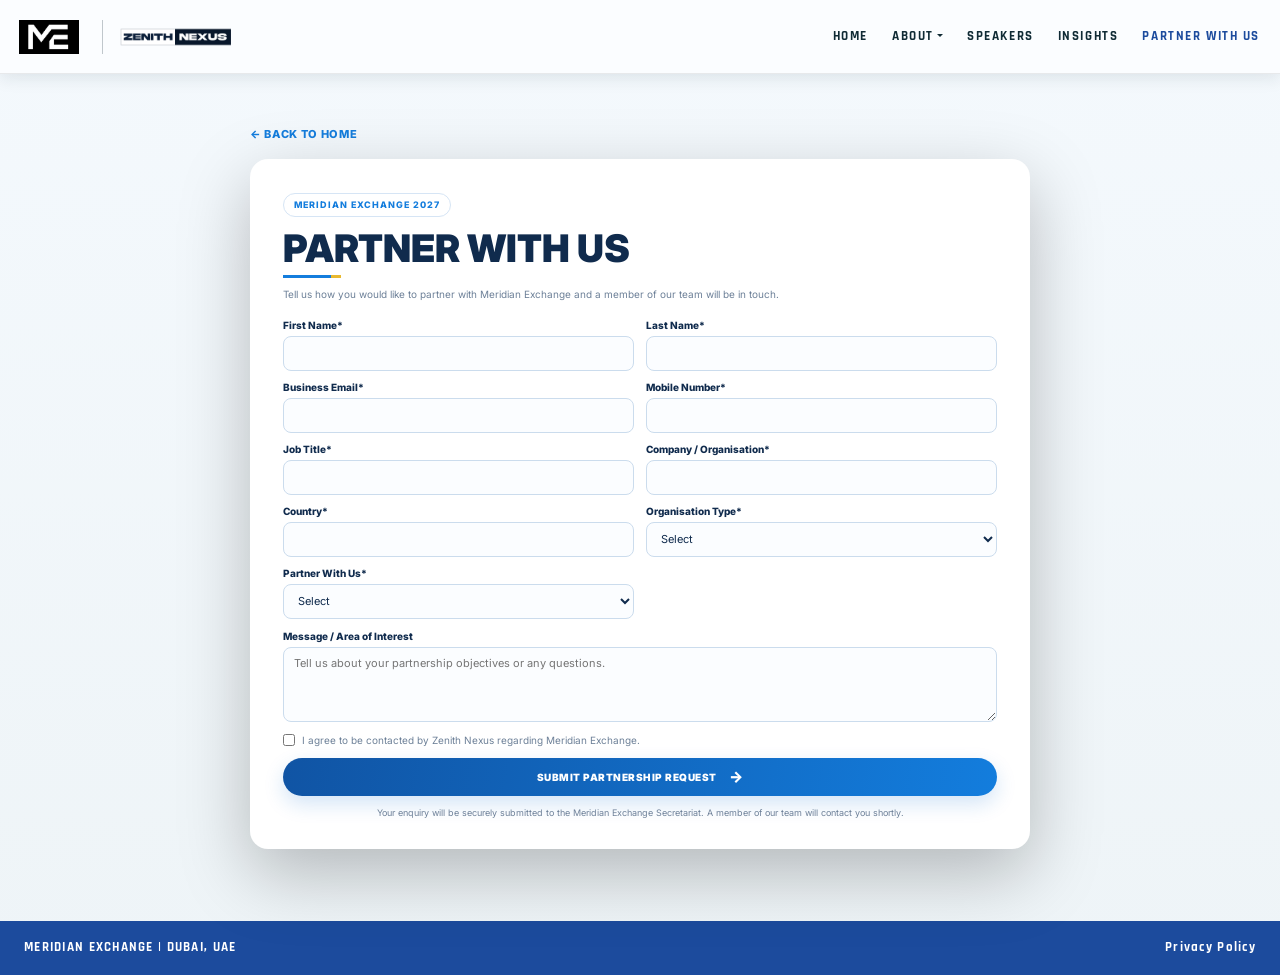
<file: partner-with-us.html>
<!doctype html>
<html lang="en">
  <head>
    <meta charset="UTF-8" />
    <meta name="viewport" content="width=device-width, initial-scale=1.0" />
    <title>Partner With Us | Meridian Exchange</title>

    <link
      href="https://cdn.jsdelivr.net/npm/bootstrap@5.3.8/dist/css/bootstrap.min.css"
      rel="stylesheet"
      integrity="sha384-sRIl4kxILFvY47J16cr9ZwB07vP4J8+LH7qKQnuqkuIAvNWLzeN8tE5YBujZqJLB"
      crossorigin="anonymous"
    />
    <link rel="stylesheet" href="style.css" />
    <link rel="icon" href="./image/fevicon.png" type="image/png" />
  </head>

  <body class="mx-invite-page-body">
    <header class="topbar">
      <nav class="navbar navbar-expand-lg navbar-light site-navbar">
        <div class="container-fluid nav-wrap">
          <div class="navbar-brand brand-group">
            <a class="brand" href="index.html" aria-label="Meridian Exchange">
              <img
                class="brand-partner-logo"
                src="./image/logoME.jpeg"
                alt="Dubai Police Academy Logo"
              />
            </a>
            <span class="brand-separator" aria-hidden="true"></span>
            <a
              class="brand brand-partner"
              href="index.html"
              aria-label="Zenith Nexus"
            >
              <img
                class="brand-logo"
                src="./image/Zenith Nexus Logo.png"
                alt="Meridian Exchange Logo"
              />
            </a>
          </div>

          <button
            class="navbar-toggler"
            type="button"
            data-bs-toggle="collapse"
            data-bs-target="#mainNavigation"
            aria-controls="mainNavigation"
            aria-expanded="false"
            aria-label="Toggle navigation"
          >
            <span class="navbar-toggler-icon"></span>
          </button>

          <div class="collapse navbar-collapse" id="mainNavigation">
            <ul class="navbar-nav ms-auto main-nav">
              <li class="nav-item">
                <a class="nav-link" href="index.html">HOME</a>
              </li>
              <li class="nav-item dropdown">
                <a
                  class="nav-link dropdown-toggle"
                  href="#"
                  role="button"
                  data-bs-toggle="dropdown"
                  aria-expanded="false"
                  >ABOUT</a
                >
                <ul class="dropdown-menu">
                  <li><a class="dropdown-item" href="about.html">About</a></li>
                  <li><a class="dropdown-item" href="privacy-policy.html">Privacy Policy</a></li>
                </ul>
              </li>
              <li class="nav-item">
                <a class="nav-link" href="speakers.html">SPEAKERS</a>
              </li>
              <li class="nav-item">
                <a class="nav-link" href="insights.html">INSIGHTS</a>
              </li>
              <li class="nav-item">
                <a
                  class="nav-link active"
                  href="partner-with-us.html"
                  aria-current="page"
                  >PARTNER WITH US</a
                >
              </li>
            </ul>
          </div>
        </div>
      </nav>
    </header>

    <main class="mx-invite-page">
      <div class="mx-invite-page-inner">
        <a class="mx-invite-back-link" href="index.html">← Back to Home</a>

        <section
          class="mx-invite-dialog mx-invite-page-dialog"
          aria-labelledby="mxPartnerTitle"
        >
          <div class="mx-invite-header">
            <span class="mx-invite-label">Meridian Exchange 2027</span>
            <h1 id="mxPartnerTitle">Partner With Us</h1>
            <div class="mx-invite-heading-line"><span></span></div>
            <p>
              Tell us how you would like to partner with Meridian Exchange and a
              member of our team will be in touch.
            </p>
          </div>

          <form class="mx-invite-form" id="mxPartnerForm">
            <input type="hidden" name="Enquiry Type" value="Partner With Us" />

            <div class="mx-invite-form-grid">
              <div class="mx-invite-field">
                <label for="mxPartnerFirstName">First Name*</label>
                <input
                  type="text"
                  id="mxPartnerFirstName"
                  name="First Name"
                  required
                  autocomplete="given-name"
                />
              </div>
              <div class="mx-invite-field">
                <label for="mxPartnerLastName">Last Name*</label>
                <input
                  type="text"
                  id="mxPartnerLastName"
                  name="Last Name"
                  required
                  autocomplete="family-name"
                />
              </div>
              <div class="mx-invite-field">
                <label for="mxPartnerBusinessEmail">Business Email*</label>
                <input
                  type="email"
                  id="mxPartnerBusinessEmail"
                  name="Business Email"
                  required
                  autocomplete="email"
                />
              </div>
              <div class="mx-invite-field">
                <label for="mxPartnerMobileNumber">Mobile Number*</label>
                <input
                  type="tel"
                  id="mxPartnerMobileNumber"
                  name="Mobile Number"
                  required
                  autocomplete="tel"
                />
              </div>
              <div class="mx-invite-field">
                <label for="mxPartnerJobTitle">Job Title*</label>
                <input
                  type="text"
                  id="mxPartnerJobTitle"
                  name="Job Title"
                  required
                  autocomplete="organization-title"
                />
              </div>
              <div class="mx-invite-field">
                <label for="mxPartnerOrganisation"
                  >Company / Organisation*</label
                >
                <input
                  type="text"
                  id="mxPartnerOrganisation"
                  name="Company"
                  required
                  autocomplete="organization"
                />
              </div>
              <div class="mx-invite-field">
                <label for="mxPartnerCountry">Country*</label>
                <input
                  type="text"
                  id="mxPartnerCountry"
                  name="Country"
                  required
                  autocomplete="country-name"
                />
              </div>
              <div class="mx-invite-field">
                <label for="mxPartnerOrganisationType"
                  >Organisation Type*</label
                >
                <select
                  id="mxPartnerOrganisationType"
                  name="Organisation Type"
                  required
                >
                  <option value="">Select</option>
                  <option>Government Authority / Regulator</option>
                  <option>Central Bank / Financial Regulator</option>
                  <option>Bank / Financial Institution</option>
                  <option>Cloud / Hyperscaler</option>
                  <option>Data Centre / Infrastructure Operator</option>
                  <option>Cybersecurity / Technology Provider</option>
                  <option>Investor / Advisory / Legal</option>
                  <option>Media / Association</option>
                  <option>Other</option>
                </select>
              </div>
              <div class="mx-invite-field">
                <label for="mxPartnerInterest">Partner With Us*</label>
                <select
                  id="mxPartnerInterest"
                  name="Partnership Interest"
                  required
                >
                  <option value="">Select</option>
                  <option value="Sponsor">Sponsor</option>
                  <option value="Exhibitor">Exhibitor</option>
                  <option value="Media Partner">Media Partner</option>
                  <option value="Knowledge Partner">Knowledge Partner</option>
                </select>
              </div>
              <div class="mx-invite-field mx-invite-message-field full-width">
                <label for="mxPartnerMessage">Message / Area of Interest</label>
                <textarea
                  id="mxPartnerMessage"
                  name="Message"
                  rows="4"
                  placeholder="Tell us about your partnership objectives or any questions."
                ></textarea>
              </div>
            </div>

            <label class="mx-invite-consent">
              <input type="checkbox" name="Consent" required />
              <span
                >I agree to be contacted by Zenith Nexus regarding Meridian
                Exchange.</span
              >
            </label>

            <button type="submit" class="mx-invite-submit">
              <span>Submit Partnership Request</span><span>→</span>
            </button>

            <p class="mx-invite-note">
              Your enquiry will be securely submitted to the Meridian Exchange
              Secretariat. A member of our team will contact you shortly.
            </p>
          </form>
        </section>
      </div>
    </main>
    <footer class="site-footer">
      <div class="site-footer-inner">
        <span>MERIDIAN EXCHANGE | DUBAI, UAE</span>
        <a href="privacy-policy.html">Privacy Policy</a>
      </div>
    </footer>
    <script src="https://cdn.jsdelivr.net/npm/bootstrap@5.3.8/dist/js/bootstrap.bundle.min.js"></script>
    <script src="partner-with-us.js"></script>
  </body>
</html>
</file>
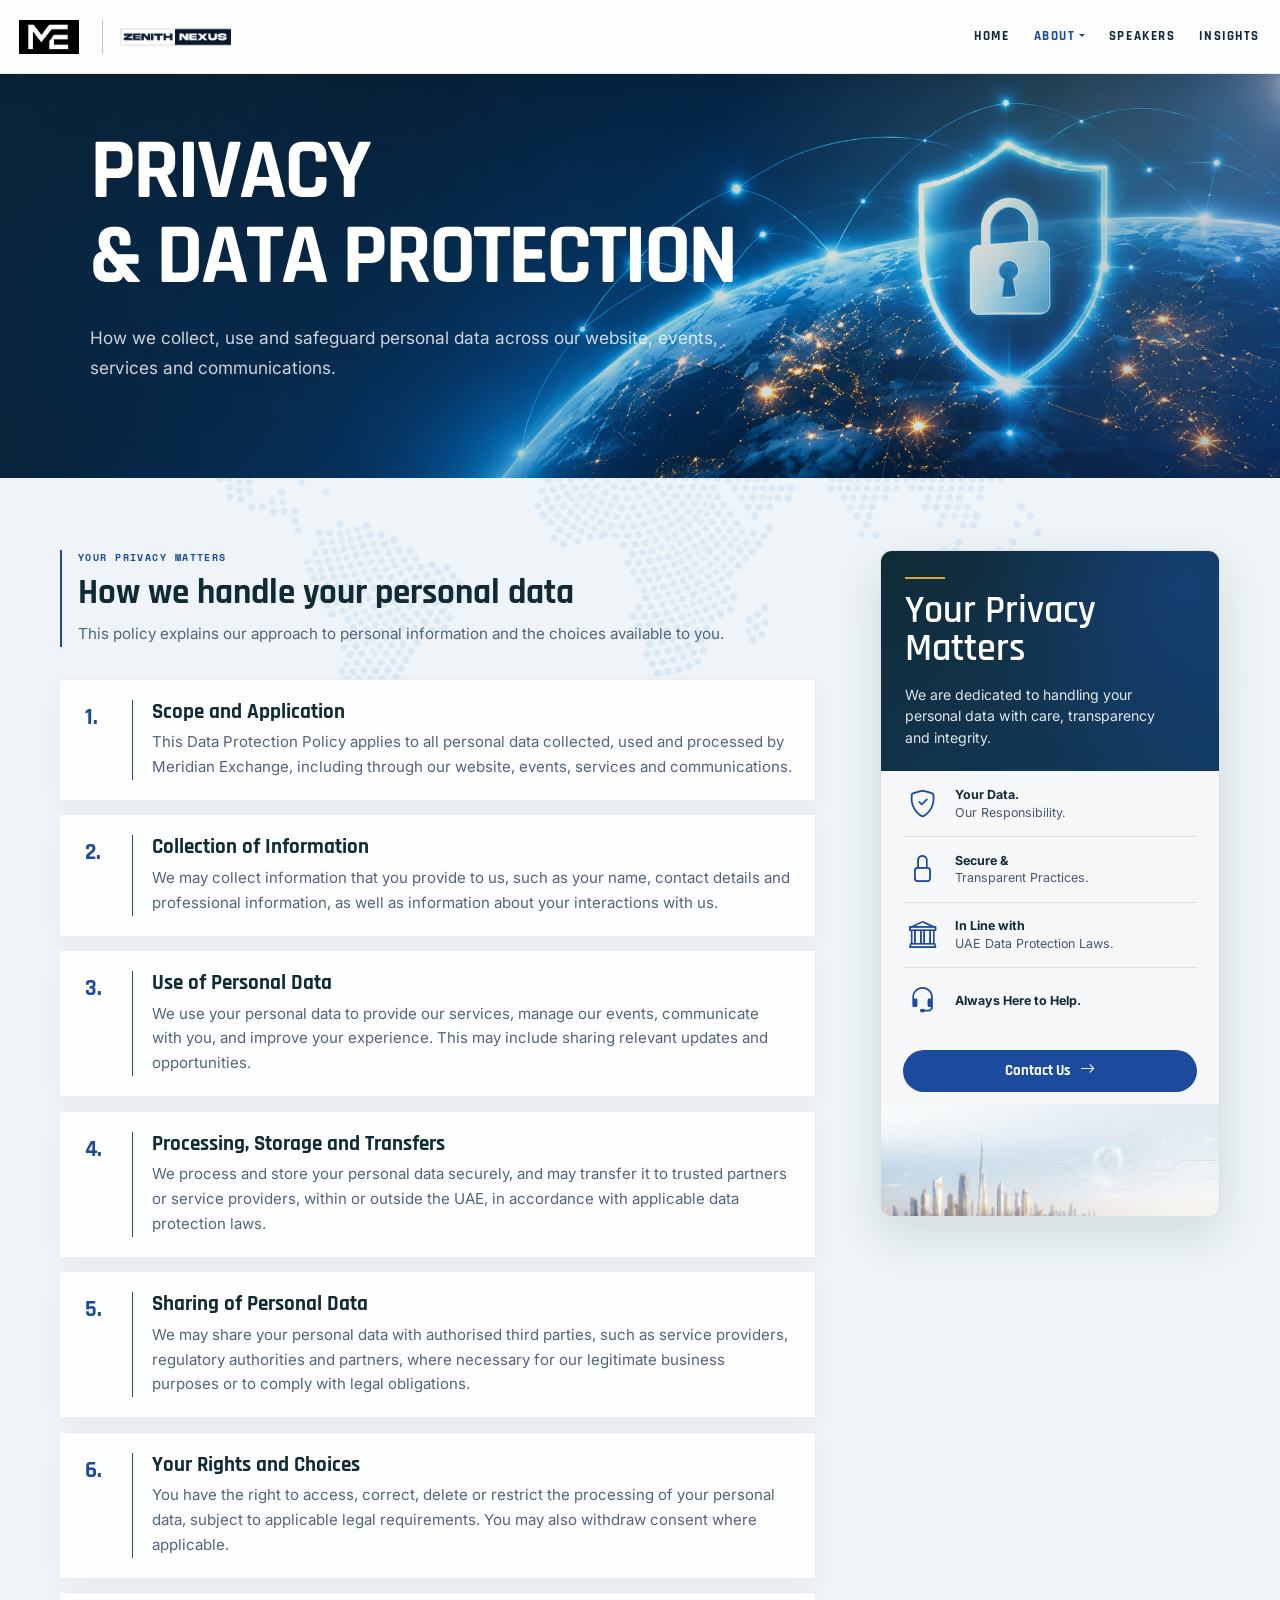
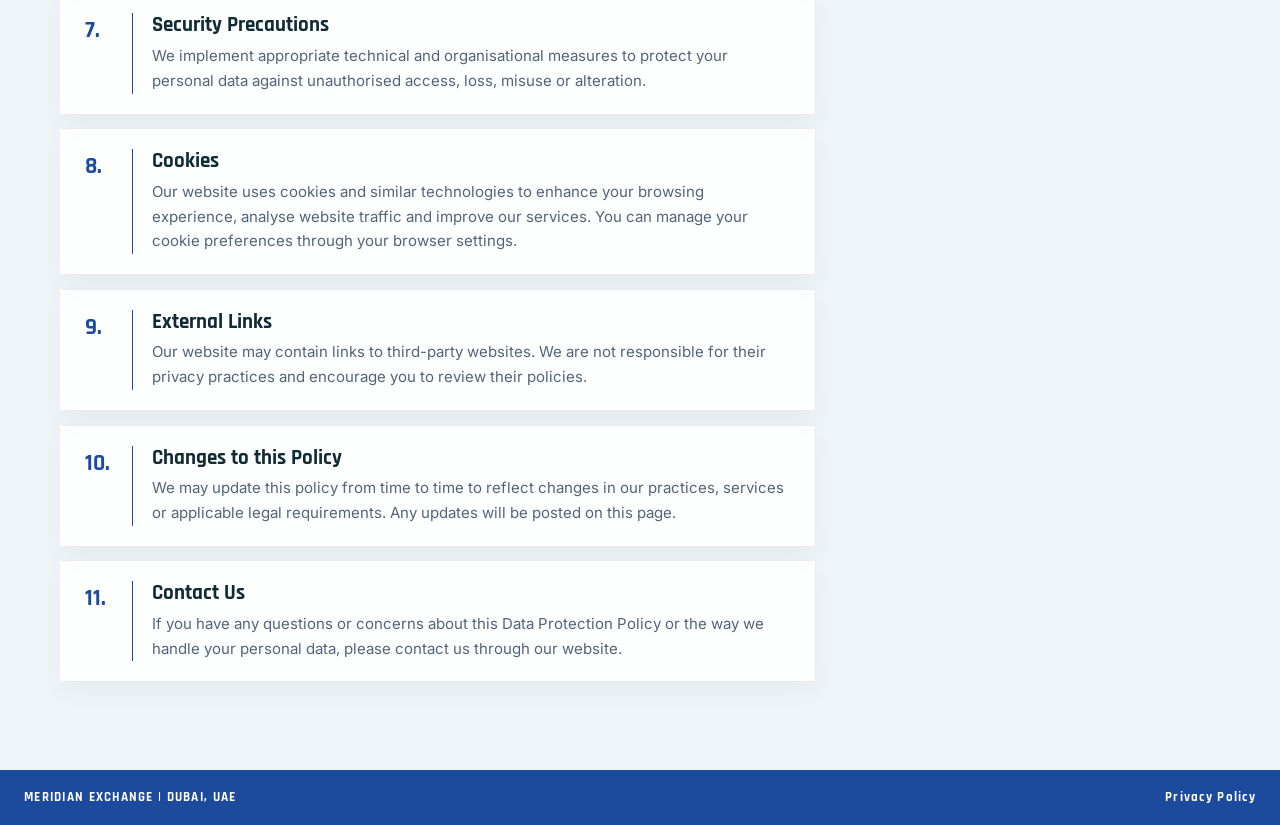
<file: privacy-policy.html>
<!doctype html>
<html lang="en">
  <head>
    <meta charset="UTF-8" />
    <meta name="viewport" content="width=device-width, initial-scale=1.0" />
    <title>Privacy Policy | Meridian Exchange</title>
    <meta
      name="description"
      content="Learn how Meridian Exchange collects, uses, stores and protects personal data."
    />
    <meta name="robots" content="index, follow" />
    <link
      rel="canonical"
      href="https://meridianexchange.net/privacy-policy.html"
    />
    <link
      href="https://cdn.jsdelivr.net/npm/bootstrap@5.3.8/dist/css/bootstrap.min.css"
      rel="stylesheet"
      integrity="sha384-sRIl4kxILFvY47J16cr9ZwB07vP4J8+LH7qKQnuqkuIAvNWLzeN8tE5YBujZqJLB"
      crossorigin="anonymous"
    />
    <link
      rel="stylesheet"
      href="https://cdn.jsdelivr.net/npm/bootstrap-icons@1.11.3/font/bootstrap-icons.min.css"
    />
    <link rel="stylesheet" href="style.css" />
    <link rel="icon" href="./image/fevicon.png" type="image/png" />
  </head>
  <body id="top">
    <header class="topbar">
      <nav class="navbar navbar-expand-lg navbar-light site-navbar">
        <div class="container-fluid nav-wrap">
          <div class="navbar-brand brand-group">
            <a class="brand" href="index.html" aria-label="Meridian Exchange">
              <img
                class="brand-partner-logo"
                src="./image/logoME.jpeg"
                alt="Meridian Exchange"
              />
            </a>
            <span class="brand-separator" aria-hidden="true"></span>
            <a
              class="brand brand-partner"
              href="index.html"
              aria-label="Zenith Nexus"
            >
              <img
                class="brand-logo"
                src="./image/Zenith Nexus Logo.png"
                alt="Zenith Nexus"
              />
            </a>
          </div>
          <button
            class="navbar-toggler"
            type="button"
            data-bs-toggle="collapse"
            data-bs-target="#mainNavigation"
            aria-controls="mainNavigation"
            aria-expanded="false"
            aria-label="Toggle navigation"
          >
            <span class="navbar-toggler-icon"></span>
          </button>
          <div class="collapse navbar-collapse" id="mainNavigation">
            <ul class="navbar-nav ms-auto main-nav">
              <li class="nav-item">
                <a class="nav-link" href="index.html">HOME</a>
              </li>
              <li class="nav-item dropdown">
                <a
                  class="nav-link dropdown-toggle active"
                  href="#"
                  role="button"
                  data-bs-toggle="dropdown"
                  aria-expanded="false"
                  >ABOUT</a
                >
                <ul class="dropdown-menu">
                  <li><a class="dropdown-item" href="about.html">About</a></li>
                  <li>
                    <a
                      class="dropdown-item active"
                      href="privacy-policy.html"
                      aria-current="page"
                      >Privacy Policy</a
                    >
                  </li>
                </ul>
              </li>
              <li class="nav-item">
                <a class="nav-link" href="speakers.html">SPEAKERS</a>
              </li>
              <li class="nav-item">
                <a class="nav-link" href="insights.html">INSIGHTS</a>
              </li>
            </ul>
          </div>
        </div>
      </nav>
    </header>

    <main class="privacy-page">
      <section class="privacy-hero" aria-labelledby="privacy-title">
        <div class="privacy-hero-inner">
          <h1 id="privacy-title">Privacy <span>&amp; Data Protection</span></h1>
          <p class="privacy-hero-copy">
            How we collect, use and safeguard personal data across our website,
            events, services and communications.
          </p>
        </div>
      </section>

      <div class="privacy-content">
        <div class="privacy-layout">
          <div class="privacy-copy">
            <div class="privacy-content-heading">
              <p>YOUR PRIVACY MATTERS</p>
              <h2>How we handle your personal data</h2>
              <span>
                This policy explains our approach to personal information and
                the choices available to you.
              </span>
            </div>
            <div class="privacy-list">
              <section class="privacy-item">
                <div class="privacy-number">1.</div>
                <div>
                  <h2>Scope and Application</h2>
                  <p>
                    This Data Protection Policy applies to all personal data
                    collected, used and processed by Meridian Exchange,
                    including through our website, events, services and
                    communications.
                  </p>
                </div>
              </section>
              <section class="privacy-item">
                <div class="privacy-number">2.</div>
                <div>
                  <h2>Collection of Information</h2>
                  <p>
                    We may collect information that you provide to us, such as
                    your name, contact details and professional information, as
                    well as information about your interactions with us.
                  </p>
                </div>
              </section>
              <section class="privacy-item">
                <div class="privacy-number">3.</div>
                <div>
                  <h2>Use of Personal Data</h2>
                  <p>
                    We use your personal data to provide our services, manage
                    our events, communicate with you, and improve your
                    experience. This may include sharing relevant updates and
                    opportunities.
                  </p>
                </div>
              </section>
              <section class="privacy-item">
                <div class="privacy-number">4.</div>
                <div>
                  <h2>Processing, Storage and Transfers</h2>
                  <p>
                    We process and store your personal data securely, and may
                    transfer it to trusted partners or service providers, within
                    or outside the UAE, in accordance with applicable data
                    protection laws.
                  </p>
                </div>
              </section>
              <section class="privacy-item">
                <div class="privacy-number">5.</div>
                <div>
                  <h2>Sharing of Personal Data</h2>
                  <p>
                    We may share your personal data with authorised third
                    parties, such as service providers, regulatory authorities
                    and partners, where necessary for our legitimate business
                    purposes or to comply with legal obligations.
                  </p>
                </div>
              </section>
              <section class="privacy-item">
                <div class="privacy-number">6.</div>
                <div>
                  <h2>Your Rights and Choices</h2>
                  <p>
                    You have the right to access, correct, delete or restrict
                    the processing of your personal data, subject to applicable
                    legal requirements. You may also withdraw consent where
                    applicable.
                  </p>
                </div>
              </section>
              <section class="privacy-item">
                <div class="privacy-number">7.</div>
                <div>
                  <h2>Security Precautions</h2>
                  <p>
                    We implement appropriate technical and organisational
                    measures to protect your personal data against unauthorised
                    access, loss, misuse or alteration.
                  </p>
                </div>
              </section>
              <section class="privacy-item">
                <div class="privacy-number">8.</div>
                <div>
                  <h2>Cookies</h2>
                  <p>
                    Our website uses cookies and similar technologies to enhance
                    your browsing experience, analyse website traffic and
                    improve our services. You can manage your cookie preferences
                    through your browser settings.
                  </p>
                </div>
              </section>
              <section class="privacy-item">
                <div class="privacy-number">9.</div>
                <div>
                  <h2>External Links</h2>
                  <p>
                    Our website may contain links to third-party websites. We
                    are not responsible for their privacy practices and
                    encourage you to review their policies.
                  </p>
                </div>
              </section>
              <section class="privacy-item">
                <div class="privacy-number">10.</div>
                <div>
                  <h2>Changes to this Policy</h2>
                  <p>
                    We may update this policy from time to time to reflect
                    changes in our practices, services or applicable legal
                    requirements. Any updates will be posted on this page.
                  </p>
                </div>
              </section>
              <section class="privacy-item">
                <div class="privacy-number">11.</div>
                <div>
                  <h2>Contact Us</h2>
                  <p>
                    If you have any questions or concerns about this Data
                    Protection Policy or the way we handle your personal data,
                    please contact us through our website.
                  </p>
                </div>
              </section>
            </div>
          </div>
          <aside class="privacy-aside" aria-labelledby="privacy-card-title">
            <div class="privacy-aside-header">
              <span class="privacy-aside-accent" aria-hidden="true"></span>
              <h2 id="privacy-card-title">Your Privacy<br />Matters</h2>
              <p>
                We are dedicated to handling your personal data with care,
                transparency and integrity.
              </p>
            </div>
            <div class="privacy-aside-body">
              <ul class="privacy-assurances">
                <li>
                  <i class="bi bi-shield-check" aria-hidden="true"></i>
                  <span
                    ><strong>Your Data.</strong><br />Our Responsibility.</span
                  >
                </li>
                <li>
                  <i class="bi bi-lock" aria-hidden="true"></i>
                  <span
                    ><strong>Secure &amp;</strong><br />Transparent
                    Practices.</span
                  >
                </li>
                <li>
                  <i class="bi bi-bank" aria-hidden="true"></i>
                  <span
                    ><strong>In Line with</strong><br />UAE Data Protection
                    Laws.</span
                  >
                </li>
                <li>
                  <i class="bi bi-headset" aria-hidden="true"></i>
                  <span><strong>Always Here to Help.</strong></span>
                </li>
              </ul>
              <a class="privacy-contact-button" href="request-invitation.html">
                Contact Us <i class="bi bi-arrow-right" aria-hidden="true"></i>
              </a>
              <img
                class="privacy-aside-skyline"
                src="./images/hero-dubai-light.png"
                alt="Dubai skyline"
                loading="lazy"
              />
            </div>
          </aside>
        </div>
      </div>
    </main>

    <footer class="site-footer">
      <div class="site-footer-inner">
        <span>MERIDIAN EXCHANGE | DUBAI, UAE</span>
        <a href="privacy-policy.html" aria-current="page">Privacy Policy</a>
      </div>
    </footer>
    <script src="https://cdn.jsdelivr.net/npm/bootstrap@5.3.8/dist/js/bootstrap.bundle.min.js"></script>
  </body>
</html>
</file>
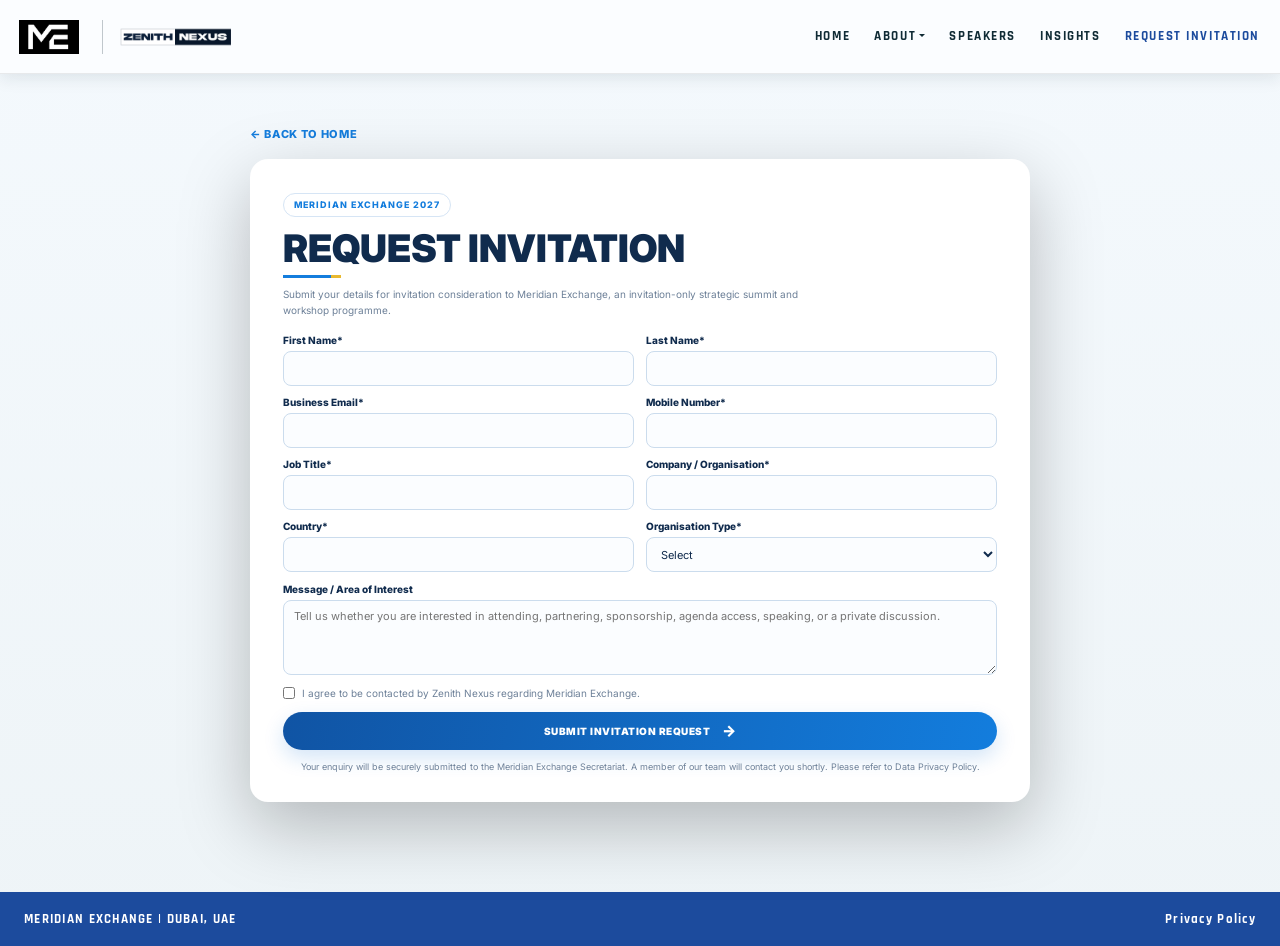
<file: request-invitation.html>
<!doctype html>
<html lang="en">
  <head>
    <meta charset="UTF-8" />
    <meta name="viewport" content="width=device-width, initial-scale=1.0" />
    <title>Request Invitation | Meridian Exchange</title>

    <link
      href="https://cdn.jsdelivr.net/npm/bootstrap@5.3.8/dist/css/bootstrap.min.css"
      rel="stylesheet"
      integrity="sha384-sRIl4kxILFvY47J16cr9ZwB07vP4J8+LH7qKQnuqkuIAvNWLzeN8tE5YBujZqJLB"
      crossorigin="anonymous"
    />
    <link rel="stylesheet" href="style.css" />
    <link rel="icon" href="./image/fevicon.png" type="image/png" />
  </head>

  <body class="mx-invite-page-body">
    <header class="topbar">
      <nav class="navbar navbar-expand-lg navbar-light site-navbar">
        <div class="container-fluid nav-wrap">
          <div class="navbar-brand brand-group">
            <a class="brand" href="index.html" aria-label="Meridian Exchange">
              <img
                class="brand-partner-logo"
                src="./image/logoME.jpeg"
                alt="Dubai Police Academy Logo"
              />
            </a>
            <span class="brand-separator" aria-hidden="true"></span>
            <a
              class="brand brand-partner"
              href="index.html"
              aria-label="Zenith Nexus"
            >
              <img
                class="brand-logo"
                src="./image/Zenith Nexus Logo.png"
                alt="Meridian Exchange Logo"
              />
            </a>
          </div>

          <button
            class="navbar-toggler"
            type="button"
            data-bs-toggle="collapse"
            data-bs-target="#mainNavigation"
            aria-controls="mainNavigation"
            aria-expanded="false"
            aria-label="Toggle navigation"
          >
            <span class="navbar-toggler-icon"></span>
          </button>

          <div class="collapse navbar-collapse" id="mainNavigation">
            <ul class="navbar-nav ms-auto main-nav">
              <li class="nav-item">
                <a class="nav-link" href="index.html">HOME</a>
              </li>
              <li class="nav-item dropdown">
                <a
                  class="nav-link dropdown-toggle"
                  href="#"
                  role="button"
                  data-bs-toggle="dropdown"
                  aria-expanded="false"
                  >ABOUT</a
                >
                <ul class="dropdown-menu">
                  <li><a class="dropdown-item" href="about.html">About</a></li>
                  <li>
                    <a class="dropdown-item" href="privacy-policy.html"
                      >Privacy Policy</a
                    >
                  </li>
                </ul>
              </li>
              <li class="nav-item">
                <a class="nav-link" href="speakers.html">SPEAKERS</a>
              </li>
              <li class="nav-item">
                <a class="nav-link" href="insights.html">INSIGHTS</a>
              </li>
              <li class="nav-item">
                <a
                  class="nav-link active"
                  href="request-invitation.html"
                  aria-current="page"
                  >REQUEST INVITATION</a
                >
              </li>
            </ul>
          </div>
        </div>
      </nav>
    </header>

    <main class="mx-invite-page">
      <div class="mx-invite-page-inner">
        <a class="mx-invite-back-link" href="index.html">← Back to Home</a>

        <section
          class="mx-invite-dialog mx-invite-page-dialog"
          aria-labelledby="mxInviteTitle"
        >
          <div class="mx-invite-header">
            <span class="mx-invite-label">Meridian Exchange 2027</span>
            <h1 id="mxInviteTitle">Request Invitation</h1>
            <div class="mx-invite-heading-line"><span></span></div>
            <p>
              Submit your details for invitation consideration to Meridian
              Exchange, an invitation-only strategic summit and workshop
              programme.
            </p>
          </div>

          <form class="mx-invite-form" id="mxInviteForm">
            <input
              type="hidden"
              name="Enquiry Type"
              value="Request Invitation"
            />

            <div class="mx-invite-form-grid">
              <div class="mx-invite-field">
                <label for="mxFirstName">First Name*</label>
                <input
                  type="text"
                  id="mxFirstName"
                  name="First Name"
                  required
                  autocomplete="given-name"
                />
              </div>
              <div class="mx-invite-field">
                <label for="mxLastName">Last Name*</label>
                <input
                  type="text"
                  id="mxLastName"
                  name="Last Name"
                  required
                  autocomplete="family-name"
                />
              </div>
              <div class="mx-invite-field">
                <label for="mxBusinessEmail">Business Email*</label>
                <input
                  type="email"
                  id="mxBusinessEmail"
                  name="Business Email"
                  required
                  autocomplete="email"
                />
              </div>
              <div class="mx-invite-field">
                <label for="mxMobileNumber">Mobile Number*</label>
                <input
                  type="tel"
                  id="mxMobileNumber"
                  name="Mobile Number"
                  required
                  autocomplete="tel"
                />
              </div>
              <div class="mx-invite-field">
                <label for="mxJobTitle">Job Title*</label>
                <input
                  type="text"
                  id="mxJobTitle"
                  name="Job Title"
                  required
                  autocomplete="organization-title"
                />
              </div>
              <div class="mx-invite-field">
                <label for="mxOrganisation">Company / Organisation*</label>
                <input
                  type="text"
                  id="mxOrganisation"
                  name="Company"
                  required
                  autocomplete="organization"
                />
              </div>
              <div class="mx-invite-field">
                <label for="mxCountry">Country*</label>
                <input
                  type="text"
                  id="mxCountry"
                  name="Country"
                  required
                  autocomplete="country-name"
                />
              </div>
              <div class="mx-invite-field">
                <label for="mxOrganisationType">Organisation Type*</label>
                <select
                  id="mxOrganisationType"
                  name="Organisation Type"
                  required
                >
                  <option value="">Select</option>
                  <option>Government Authority / Regulator</option>
                  <option>Central Bank / Financial Regulator</option>
                  <option>Bank / Financial Institution</option>
                  <option>Cloud / Hyperscaler</option>
                  <option>Data Centre / Infrastructure Operator</option>
                  <option>Cybersecurity / Technology Provider</option>
                  <option>Investor / Advisory / Legal</option>
                  <option>Media / Association</option>
                  <option>Other</option>
                </select>
              </div>
              <div class="mx-invite-field mx-invite-message-field full-width">
                <label for="mxMessage">Message / Area of Interest</label>
                <textarea
                  id="mxMessage"
                  name="Message"
                  rows="4"
                  placeholder="Tell us whether you are interested in attending, partnering, sponsorship, agenda access, speaking, or a private discussion."
                ></textarea>
              </div>
            </div>

            <label class="mx-invite-consent">
              <input type="checkbox" name="Consent" required />
              <span
                >I agree to be contacted by Zenith Nexus regarding Meridian
                Exchange.</span
              >
            </label>

            <button type="submit" class="mx-invite-submit">
              <span>Submit Invitation Request</span><span>→</span>
            </button>

            <p class="mx-invite-note">
              Your enquiry will be securely submitted to the Meridian Exchange
              Secretariat. A member of our team will contact you shortly. Please
              refer to Data Privacy Policy.
            </p>
          </form>
        </section>
      </div>
    </main>
    <footer class="site-footer">
      <div class="site-footer-inner">
        <span>MERIDIAN EXCHANGE | DUBAI, UAE</span>
        <a href="privacy-policy.html">Privacy Policy</a>
      </div>
    </footer>
    <script src="https://cdn.jsdelivr.net/npm/bootstrap@5.3.8/dist/js/bootstrap.bundle.min.js"></script>
    <script src="request-invitation.js"></script>
  </body>
</html>
</file>
<file: style.css>
@import url("https://fonts.googleapis.com/css2?family=Rajdhani:wght@400;600;700&family=Inter:wght@400;500;700;800;900&family=Space+Mono:wght@400;700&display=swap");

* {
  box-sizing: border-box;
}

:root {
  --blue: #1c4b9d;
  --blue-text: #1d56a3;
  --deep-navy: #102b35;
  --body-bg: #eef4f7;
  --shadow: rgba(16, 43, 53, 0.1);
}

body {
  margin: 0;
  color: var(--deep-navy);
  background-color: var(--body-bg);
  background-image:
    linear-gradient(rgba(238, 244, 247, 0.936), rgba(238, 244, 247, 0.893)),
    url("./image/whole-bg.png");
  background-attachment: fixed;
  background-position: center center;
  background-repeat: no-repeat;
  background-size: contain;
  font-family: "Inter", "Avenir Next", Arial, Helvetica, sans-serif;
}

.back-to-top {
  position: fixed;
  z-index: 20;
  right: 1.5rem;
  bottom: 4rem;
  display: inline-flex;
  align-items: center;
  gap: 0.65rem;
  padding: 0.35rem 0.4rem 0.35rem 0.9rem;
  border: 1px solid rgba(27, 127, 128, 0.35);
  border-radius: 999px;
  background: #fff;
  box-shadow: 0 8px 24px rgba(16, 45, 61, 0.12);
  color: var(--deep-navy);
  font-family: "Rajdhani", "Inter", Arial, sans-serif;
  font-size: 0.72rem;
  font-weight: 700;
  letter-spacing: 0.12em;
  opacity: 0;
  pointer-events: none;
  text-decoration: none;
  transform: translateY(0.75rem);
  transition:
    opacity 180ms ease,
    transform 180ms ease,
    background-color 180ms ease,
    color 180ms ease,
    border-color 180ms ease;
}

.back-to-top.is-visible {
  opacity: 1;
  pointer-events: auto;
  transform: translateY(0);
}

.back-to-top:hover,
.back-to-top:focus-visible {
  background: var(--blue);
  color: #fff;
  border-color: var(--blue);
  transform: translateY(-3px);
}

.back-to-top-icon {
  display: grid;
  width: 2rem;
  height: 2rem;
  place-items: center;
  border-radius: 50%;
  background: var(--blue);
  color: #fff;
  transition:
    transform 180ms ease,
    background-color 180ms ease,
    color 180ms ease;
}

.back-to-top:hover .back-to-top-icon,
.back-to-top:focus-visible .back-to-top-icon {
  background: #fff;
  color: var(--blue);
  transform: translateY(-2px);
}

.back-to-top-icon i {
  font-size: 1rem;
}

.back-to-top-label {
  text-transform: uppercase;
}

.topbar {
  background: #eef4f6;
  position: sticky;
  top: 0;
  z-index: 1000;
}

.site-navbar {
  min-height: 74px;
  background: #fbfdff;
  border-bottom: 1px solid rgba(0, 0, 0, 0.08);
  box-shadow: 0 4px 16px var(--shadow);
}

.nav-wrap {
  max-width: 1600px;
}

.navbar-brand.brand-group {
  min-width: 270px;
  margin-right: 2rem;
  padding: 0;
  line-height: 1;
}

.brand-group {
  display: flex;
  align-items: center;
  gap: 1rem;
}

.brand {
  display: flex;
  align-items: center;
  gap: 0;
  text-decoration: none;
}
.brand-partner-logo {
  display: block;
  width: auto;
  max-height: 34px;
  object-fit: contain;
}
.brand-logo {
  max-height: 20px;
  width: auto;
  object-fit: contain;
  display: block;
}

.brand-separator {
  width: 1px;
  height: 34px;
  background: rgba(16, 43, 53, 0.25);
}

.brand-partner-logo {
  display: block;
  width: 74px;
  max-height: 34px;
  object-fit: contain;
}

.main-nav {
  display: flex;
  align-items: center;
  justify-content: flex-end;
  gap: 0.5rem;
  flex-wrap: nowrap;
}

.main-nav .nav-link {
  color: var(--deep-navy);
  font-family: "Rajdhani", "Inter", Arial, Helvetica, sans-serif;
  font-size: 0.82rem;
  font-weight: 700;
  line-height: 1;
  letter-spacing: 0.12em;
  padding: 0.9rem 0.45rem;
  text-transform: uppercase;
  white-space: nowrap;
}

.main-nav .nav-link:hover,
.main-nav .nav-link:focus,
.main-nav .nav-link.active {
  color: var(--blue);
}

.main-nav .dropdown-menu {
  border: 1px solid rgba(16, 43, 53, 0.12);
  border-radius: 0;
  box-shadow: 0 8px 20px rgba(16, 43, 53, 0.12);
  padding: 0.35rem;
}

.main-nav .dropdown-item {
  color: var(--deep-navy);
  font-family: "Rajdhani", "Inter", Arial, Helvetica, sans-serif;
  font-size: 0.85rem;
  font-weight: 700;
  padding: 0.55rem 0.8rem;
}

.main-nav .dropdown-item:hover,
.main-nav .dropdown-item:focus,
.main-nav .dropdown-item.active {
  color: var(--blue);
  background: #eef4f6;
}

@media (min-width: 992px) {
  .main-nav .dropdown:hover > .dropdown-menu,
  .main-nav .dropdown:focus-within > .dropdown-menu {
    display: block;
  }
}

.site-footer {
  background: var(--blue);
  color: #ffffff;
  padding: 1.1rem 24px;
}

.site-footer-inner {
  width: min(1350px, 100%);
  margin: 0 auto;
  display: flex;
  align-items: center;
  justify-content: space-between;
  gap: 1rem;
  font-family: "Rajdhani", "Inter", Arial, Helvetica, sans-serif;
  font-size: 0.8rem;
  font-weight: 700;
  letter-spacing: 0.1em;
}

.site-footer a {
  color: #ffffff;
  text-decoration: none;
}

.site-footer a:hover,
.site-footer a:focus {
  text-decoration: underline;
}

.privacy-page {
  padding-bottom: clamp(3rem, 7vw, 5.5rem);
}

.privacy-hero {
  position: relative;
  overflow: hidden;
  background:
    radial-gradient(
      circle at 84% 18%,
      rgba(213, 170, 61, 0.17),
      transparent 22rem
    ),
    linear-gradient(
      118deg,
      rgba(16, 43, 53, 0.553),
      rgba(23, 63, 96, 0.131) 68%,
      rgba(28, 75, 157, 0.393)
    ),
    url("./image/Cybersecurity Shield Over Glowing Earth.png") center 48% /
      cover no-repeat;
  color: #ffffff;
}

.privacy-hero::after {
  position: absolute;
  right: -9rem;
  bottom: -19rem;
  width: 34rem;
  height: 34rem;
  border: 1px solid rgba(255, 255, 255, 0.12);
  border-radius: 50%;
  content: "";
  pointer-events: none;
}

.privacy-hero-inner {
  position: relative;
  z-index: 1;
  width: min(1100px, calc(100% - 48px));
  margin: 0 auto;
  padding: clamp(2rem, 5vw, 3.5rem) 0 clamp(3.5rem, 8vw, 6rem);
}

.privacy-breadcrumb {
  display: flex;
  align-items: center;
  gap: 0.65rem;
  margin-bottom: clamp(2.5rem, 6vw, 4.5rem);
  color: rgba(255, 255, 255, 0.68);
  font-size: 0.82rem;
}

.privacy-breadcrumb a {
  color: #ffffff;
  text-decoration: none;
}

.privacy-breadcrumb a:hover,
.privacy-breadcrumb a:focus {
  color: #e2bd62;
  text-decoration: underline;
}

.privacy-eyebrow {
  display: flex;
  align-items: center;
  gap: 0.75rem;
  margin: 0 0 1rem;
  color: #e2bd62;
  font-family: "Space Mono", monospace;
  font-size: 0.68rem;
  font-weight: 700;
  letter-spacing: 0.16em;
}

.privacy-eyebrow span {
  width: 2rem;
  height: 1px;
  background: #d5aa3d;
}

.privacy-hero h1 {
  max-width: 850px;
  margin: 0;
  color: #ffffff;
  font-family: "Rajdhani", "Inter", sans-serif;
  font-size: clamp(2.8rem, 7vw, 5.4rem);
  font-weight: 700;
  letter-spacing: -0.035em;
  line-height: 0.98;
  text-transform: uppercase;
}

.privacy-hero h1 span {
  display: block;
  color: #ffff;
}

.privacy-hero-copy {
  max-width: 650px;
  margin: 1.5rem 0 0;
  color: rgba(255, 255, 255, 0.8);
  font-size: clamp(0.95rem, 1.5vw, 1.08rem);
  line-height: 1.7;
}

.privacy-hero-meta {
  display: flex;
  flex-wrap: wrap;
  align-items: center;
  gap: 0.9rem;
  margin-top: 2rem;
  color: rgba(255, 255, 255, 0.72);
  font-family: "Space Mono", monospace;
  font-size: 0.62rem;
  font-weight: 700;
  letter-spacing: 0.12em;
}

.privacy-meta-divider {
  width: 2rem;
  height: 1px;
  background: #d5aa3d;
}

.privacy-content {
  width: min(1160px, calc(100% - 48px));
  margin: 0 auto;
  padding-top: clamp(2.5rem, 6vw, 4.5rem);
}

.privacy-layout {
  display: grid;
  grid-template-columns: minmax(0, 1fr) minmax(280px, 340px);
  align-items: start;
  gap: clamp(2rem, 5vw, 4rem);
}

.privacy-aside {
  position: sticky;
  top: 100px;
  overflow: hidden;
  border: 1px solid rgba(16, 43, 53, 0.1);
  border-radius: 12px;
  background: #f5f7f9;
  box-shadow: 0 18px 48px rgba(16, 43, 53, 0.13);
}

.privacy-aside-header {
  padding: 1.65rem 1.5rem 1.4rem;
  background:
    radial-gradient(
      circle at 90% 15%,
      rgba(28, 75, 157, 0.45),
      transparent 13rem
    ),
    linear-gradient(140deg, var(--deep-navy), #123b62);
  color: #ffffff;
}

.privacy-aside-accent {
  display: block;
  width: 2.5rem;
  height: 2px;
  margin-bottom: 0.8rem;
  background: #d5aa3d;
}

.privacy-aside-header h2 {
  margin: 0;
  color: #ffffff;
  font-family: "Rajdhani", "Inter", sans-serif;
  font-size: clamp(2rem, 3vw, 2.5rem);
  font-weight: 600;
  line-height: 0.98;
}

.privacy-aside-header p {
  max-width: 260px;
  margin: 1rem 0 0;
  color: rgba(255, 255, 255, 0.88);
  font-size: 0.88rem;
  line-height: 1.55;
}

.privacy-aside-body {
  padding: 0 1.35rem;
}

.privacy-assurances {
  margin: 0;
  padding: 0;
  list-style: none;
}

.privacy-assurances li {
  display: grid;
  grid-template-columns: 2.5rem 1fr;
  align-items: center;
  gap: 0.75rem;
  min-height: 4.1rem;
  border-bottom: 1px solid rgba(16, 43, 53, 0.1);
  color: #45586b;
  font-size: 0.78rem;
  line-height: 1.4;
}

.privacy-assurances li:last-child {
  border-bottom: 0;
}

.privacy-assurances i {
  color: var(--blue);
  font-size: 1.7rem;
  line-height: 1;
  text-align: center;
}

.privacy-assurances strong {
  color: var(--deep-navy);
  font-weight: 700;
}

.privacy-contact-button {
  display: flex;
  align-items: center;
  justify-content: center;
  gap: 0.6rem;
  min-height: 2.65rem;
  margin: 1rem 0 0.75rem;
  border-radius: 999px;
  background: var(--blue);
  color: #ffff;
  font-family: "Rajdhani", "Inter", sans-serif;
  font-size: 0.95rem;
  font-weight: 700;
  text-decoration: none;
  transition:
    box-shadow 0.2s ease,
    transform 0.2s ease;
}

.privacy-contact-button:hover,
.privacy-contact-button:focus {
  box-shadow: 0 7px 18px rgba(181, 133, 34, 0.28);
  color: var(--deep-navy);
  transform: translateY(-1px);
}

.privacy-aside-skyline {
  display: block;
  width: calc(100% + 2.7rem);
  height: 7rem;
  margin: 0 -1.35rem;
  object-fit: cover;
  object-position: center 70%;
}

.privacy-content-heading {
  margin-bottom: 2rem;
  padding-left: 1rem;
  border-left: 2px solid var(--blue);
}

.privacy-content-heading p {
  margin: 0 0 0.4rem;
  color: var(--blue);
  font-family: "Space Mono", monospace;
  font-size: 0.64rem;
  font-weight: 700;
  letter-spacing: 0.14em;
}

.privacy-content-heading h2 {
  margin: 0 0 0.45rem;
  color: var(--deep-navy);
  font-family: "Rajdhani", "Inter", sans-serif;
  font-size: clamp(1.7rem, 3vw, 2.2rem);
  font-weight: 700;
}

.privacy-content-heading > span {
  color: #526578;
  font-size: 0.95rem;
  line-height: 1.6;
}

.privacy-list {
  display: grid;
  gap: 0.85rem;
}

.privacy-item {
  display: grid;
  grid-template-columns: 3rem 1fr;
  gap: 1.15rem;
  padding: 1.25rem 1.4rem;
  border: 1px solid rgba(16, 43, 53, 0.08);
  border-left: 3px solid transparent;
  background: rgba(255, 255, 255, 0.88);
  box-shadow: 0 8px 24px rgba(16, 43, 53, 0.045);
  transition:
    border-color 0.2s ease,
    box-shadow 0.2s ease,
    transform 0.2s ease;
}

.privacy-item:hover {
  border-left-color: var(--blue);
  box-shadow: 0 12px 28px rgba(16, 43, 53, 0.09);
  transform: translateY(-2px);
}

.privacy-number {
  padding-right: 0.75rem;
  border-right: 1px solid var(--blue);
  color: var(--blue);
  font-family: "Rajdhani", "Inter", sans-serif;
  font-size: 1.45rem;
  font-weight: 700;
}

.privacy-item h2 {
  margin: 0 0 0.35rem;
  color: var(--deep-navy);
  font-family: "Rajdhani", "Inter", sans-serif;
  font-size: 1.3rem;
  font-weight: 700;
}

.privacy-item p {
  margin: 0;
  color: #526578;
  font-size: 0.94rem;
  line-height: 1.65;
}

@media (max-width: 767px) {
  .privacy-hero-inner,
  .privacy-content {
    width: calc(100% - 32px);
  }

  .privacy-layout {
    grid-template-columns: minmax(0, 1fr);
  }

  .privacy-aside {
    position: static;
    width: min(100%, 380px);
    margin: 0 auto;
  }

  .privacy-item {
    grid-template-columns: 2.25rem 1fr;
    gap: 0.85rem;
    padding: 1rem;
  }

  .privacy-number {
    padding-right: 0.5rem;
  }
}

.site-navbar .navbar-toggler {
  border-color: var(--deep-navy);
}

.site-navbar .navbar-toggler-icon {
  background-image: url("data:image/svg+xml,%3csvg xmlns='http://www.w3.org/2000/svg' viewBox='0 0 30 30'%3e%3cpath stroke='%23102b35' stroke-linecap='round' stroke-width='2' d='M4 7h22M4 15h22M4 23h22'/%3e%3c/svg%3e");
}

@media (max-width: 991px) {
  .site-navbar {
    min-height: auto;
  }

  .navbar-brand.brand-group {
    min-width: 150px;
  }

  .brand-group {
    gap: 0.65rem;
  }

  .brand-partner-logo {
    width: 58px;
    max-height: 28px;
  }

  .brand-separator {
    height: 28px;
  }

  .main-nav {
    justify-content: center;
    flex-wrap: wrap;
  }
}

@media (max-width: 767px) {
  .site-navbar {
    padding: 0.5rem 0;
  }

  .site-footer-inner {
    align-items: flex-start;
    flex-direction: column;
    gap: 0.5rem;
  }
}

.meridian-landing > section:not(.meridian-hero) {
  width: min(1350px, calc(100vw - 48px));
  margin: 0 auto;
}

.mx-home-moved-section {
  display: none !important;
}

.meridian-hero {
  position: relative;

  width: 100%;
  min-height: 100vh;

  height: 761px;

  overflow: hidden;

  /* background-image:
    linear-gradient(
      90deg,
      rgb(2 12 27 / 31%) 0%,
      rgb(2 13 29 / 44%) 25%,
      rgba(2, 14, 29, 0.35) 55%,
      rgba(2, 12, 24, 0.15) 100%
    ),
    url(./image/hero.png); */

  background-image: url(./image/hero.png);

  background-size: cover;
  background-position: center center;
}

.meridian-hero::before {
  content: "";

  position: absolute;

  inset: 0;

  /* background: radial-gradient(
    circle at 70% 45%,
    rgb(0 152 255 / 33%),
    #00000061 35%
  ); */
  pointer-events: none;
}

.meridian-hero::after {
  content: "";

  position: absolute;

  inset: 0;

  /* background: linear-gradient(
    180deg,
    rgba(0, 0, 0, 0.12),
    transparent 35%,
    rgba(0, 0, 0, 0.35)
  ); */

  pointer-events: none;
}

.hero-container {
  position: relative;

  z-index: 5;

  width: min(1600px, 92%);

  height: 100%;

  margin: auto;
}

.hero-linkedin {
  position: absolute;
  z-index: 6;
  top: 40px;
  right: 0;
  width: 56px;
  height: 56px;
  display: grid;
  place-items: center;
  border: 2px solid rgba(255, 255, 255, 0.8);
  border-radius: 50%;
  background: rgba(10, 102, 194, 0.82);
  color: #fff;
  font-size: 1.6rem;
  text-decoration: none;
  box-shadow: 0 8px 24px rgba(0, 44, 104, 0.35);
  backdrop-filter: blur(8px);
  transition:
    transform 0.25s ease,
    background 0.25s ease,
    border-color 0.25s ease;
}

.hero-linkedin:hover,
.hero-linkedin:focus-visible {
  transform: translateY(-3px);
  border-color: #fff;
  background: #0a66c2;
  color: #fff;
}

.hero-top {
  position: absolute;

  top: 68px;
  left: 0;

  display: flex;

  align-items: center;

  gap: 12px;

  font-family: "Space Mono", monospace;

  font-size: 13px;

  letter-spacing: 4px;

  text-transform: uppercase;

  color: rgba(255, 255, 255, 0.9);
}

.hero-top-line {
  width: 30px;

  height: 1px;

  background: #d5a83e;
}

.hero-keywords {
  position: absolute;

  top: 48px;
  right: 50px;

  display: flex;

  flex-direction: column;

  gap: 13px;

  font-family: "Space Mono", monospace;

  font-size: 12px;

  letter-spacing: 4px;

  line-height: 1.1;

  color: rgba(255, 255, 255, 0.72);

  text-transform: uppercase;
}

.hero-keywords::after {
  content: "";

  margin-top: 12px;

  width: 60px;

  height: 2px;

  background: #d4aa42;
}

.hero-content {
  position: absolute;
  left: 50%;
  top: 125px;
  width: 953px;
  text-align: center;
  transform: translateX(-50%);
  display: flex;
  flex-direction: column;
  justify-content: center;
  align-items: center;
}

.hero-brand {
  width: max-content;
  max-width: 100%;
}

.hero-label {
  display: block;
  width: 260px;
  height: auto;
  margin: 0 auto;
}

.hero-label-divider {
  display: flex;
  align-items: center;
  gap: 6px;
  width: 90%;
  margin: 0 auto 20px;
}

.hero-label-divider > span:not(.hero-label-divider-diamond) {
  flex: 1;
  height: 2px;
  background: #092e59;
}

.hero-label-divider-diamond {
  width: 8px;
  height: 8px;
  flex: 0 0 8px;
  background: #092e59;
  transform: rotate(45deg);
}

.hero-title {
  font-family: "Rajdhani", "Inter", Arial, Helvetica, sans-serif;
  font-size: clamp(56px, 5vw, 86px);

  line-height: 0.88;

  font-weight: 700;

  letter-spacing: -3px;

  text-transform: uppercase;

  margin-bottom: 20px;
}

.hero-title span {
  display: block;

  /* -webkit-text-stroke: 1px #499be8;
  text-shadow:
    0 2px 0 rgba(9, 69, 126, 0.38),
    0 5px 16px rgba(0, 91, 171, 0.2); */

  color: #092e59;
}
.hero-title-2 {
  font-family: "Rajdhani", "Inter", Arial, Helvetica, sans-serif;
  font-size: clamp(30px, 2.3vw, 86px);

  line-height: 0.88;

  font-weight: 600;

  letter-spacing: -1px;

  margin-bottom: 20px;
}
.hero-subtitle {
  font-family: "Rajdhani", "Inter", Arial, Helvetica, sans-serif;

  font-size: 14px;

  font-weight: 700;

  letter-spacing: 2px;

  line-height: 1.4;

  text-transform: uppercase;

  color: #fff;

  max-width: 700px;
}

.hero-subtitle::after {
  content: "";

  display: block;

  width: 140px;

  height: 2px;

  margin: 20px auto 0;

  background: linear-gradient(90deg, #d7a93c, #08a9ff);
}

.hero-description {
  margin: auto;

  width: 650px;

  max-width: 100%;

  font-size: 15px;

  line-height: 1.55;

  color: #092e59;
}

.hero-buttons {
  display: flex;

  align-items: center;

  justify-content: center;

  gap: 14px;

  margin-top: 26px;
}

.hero-btn {
  height: 58px;
  width: 237px;

  padding: 0 31px;

  border-radius: 3px;

  display: inline-flex;

  align-items: center;

  justify-content: center;

  gap: 12px;

  text-decoration: none;

  font-size: 12px;

  font-weight: 800;

  letter-spacing: 1px;

  text-transform: uppercase;

  transition:
    transform 0.3s ease,
    background 0.3s ease,
    border 0.3s ease;
}

.hero-btn-primary {
  color: #092e59;

  border: 1px solid rgba(255, 255, 255, 0.3);

  background: rgba(3, 18, 35, 0.25);

  backdrop-filter: blur(8px);
}

.hero-btn-secondary {
  color: #092e59;

  border: 1px solid rgba(255, 255, 255, 0.3);

  background: rgba(3, 18, 35, 0.25);

  backdrop-filter: blur(8px);
}

.hero-btn:hover {
  transform: translateY(-3px);

  background: linear-gradient(135deg, #04aaff, #0876d9);

  box-shadow: 0 10px 30px rgba(0, 130, 255, 0.25);

  color: #fff;
}

.event-info {
  display: flex;

  align-items: center;

  justify-content: center;

  gap: 30px;

  margin-top: 25px;

  font-size: 15px;

  font-weight: 700;

  color: #092e59;
}

.event-item {
  display: flex;

  align-items: center;

  gap: 10px;

  white-space: nowrap;
}

.event-item span {
  font-weight: 700;
}

.event-icon {
  width: 30px;

  height: 30px;

  border-radius: 50%;

  display: flex;

  align-items: center;

  justify-content: center;

  background: rgba(0, 148, 255, 0.18);

  border: 1px solid rgba(0, 172, 255, 0.35);

  font-size: 14px;
}

.hero-bottom {
  /* position: absolute; */
  margin-top: 50px;
  left: 389px;
  bottom: 95px;
  width: 820px;
  min-height: 105px;
  border: 1px solid rgb(110 174 225 / 87%);
  border-radius: 18px;
  background: linear-gradient(135deg, rgb(6 28 51 / 0%), rgb(5 23 42 / 0%));
  backdrop-filter: blur(15px);
  display: flex;
  align-items: center;
  padding: 18px 28px;
  box-shadow:
    inset 0 1px 0 rgba(255, 255, 255, 0.05),
    0 20px 50px rgba(0, 0, 0, 0.15);
}

.countdown {
  display: flex;

  align-items: center;

  flex: 1;
}

.time-box {
  width: 115px;

  text-align: center;

  border-right: 1px solid rgba(255, 255, 255, 0.22);
}

.time-box:last-child {
  border-right: none;
}

.time-number {
  display: block;

  font-size: 38px;

  line-height: 1;

  font-weight: 600;

  letter-spacing: -2px;
  color: #092e59;
}

.time-label {
  display: block;

  margin-top: 7px;

  font-family: "Space Mono", monospace;

  font-size: 10px;

  letter-spacing: 2px;

  color: #092e59;

  text-transform: uppercase;
}

.supported {
  display: flex;

  align-items: center;

  gap: 18px;

  padding-left: 28px;
}

.supported-text {
  font-family: "Space Mono", monospace;

  font-size: 9px;

  letter-spacing: 2px;

  color: #092e59;

  text-transform: uppercase;
}

.supported-logo {
  height: 54px;

  width: 150px;
  padding: 10px;

  border-radius: 4px;

  display: flex;

  align-items: center;

  justify-content: center;

  background: rgba(255, 255, 255, 0.94);

  color: #057b4e;

  font-size: 9px;

  font-weight: 800;

  text-align: center;

  line-height: 1.2;
}
.supported-logo img {
  width: 100%;
}
.hero-quote {
  position: absolute;

  bottom: 25px;

  left: 470px;

  width: 680px;

  text-align: center;

  font-size: 14px;

  font-style: italic;

  line-height: 1.65;

  color: #092e59;
}

.hero-quote::before {
  content: "“";

  color: #00a8ff;

  font-size: 45px;

  position: absolute;

  left: -30px;

  top: -13px;

  font-style: normal;
}

.hero-quote::after {
  content: "”";

  color: #00a8ff;

  font-size: 45px;

  position: absolute;

  right: -25px;

  bottom: -25px;

  font-style: normal;
}

.video-button {
  position: absolute;

  right: 80px;

  top: 415px;

  width: 145px;

  display: flex;

  flex-direction: column;

  align-items: center;

  gap: 16px;

  cursor: pointer;
}

.play-circle {
  width: 55px;

  height: 55px;

  border: 1px solid rgba(255, 255, 255, 0.8);

  border-radius: 50%;

  display: flex;

  align-items: center;

  justify-content: center;

  transition: 0.3s ease;
}

.play-circle::after {
  content: "";

  width: 0;

  height: 0;

  border-top: 8px solid transparent;

  border-bottom: 8px solid transparent;

  border-left: 12px solid white;

  margin-left: 4px;
}

.video-button:hover .play-circle {
  transform: scale(1.1);

  background: rgba(0, 150, 255, 0.15);
}

.video-label {
  font-family: "Space Mono", monospace;

  font-size: 10px;

  letter-spacing: 3px;

  line-height: 1.7;

  text-align: center;
}

.scroll-indicator {
  position: absolute;

  left: 0;

  bottom: 48px;

  display: flex;

  flex-direction: column;

  align-items: center;

  gap: 10px;

  font-family: "Space Mono", monospace;

  font-size: 10px;

  letter-spacing: 2px;

  color: rgba(255, 255, 255, 0.7);
}

.scroll-line {
  width: 1px;

  height: 70px;

  background: linear-gradient(to bottom, rgba(255, 255, 255, 0.7), transparent);

  position: relative;
}

.scroll-line::after {
  content: "";

  position: absolute;

  bottom: 0;

  left: -4px;

  width: 7px;

  height: 7px;

  border-right: 1px solid #fff;

  border-bottom: 1px solid #fff;

  transform: rotate(45deg);
}

.hero-content > * {
  opacity: 0;

  transform: translateY(25px);

  animation: heroReveal 0.8s ease forwards;
}

.hero-brand {
  animation-delay: 0.2s !important;
}

.hero-title {
  animation-delay: 0.35s !important;
}

.hero-subtitle {
  animation-delay: 0.5s !important;
}

.hero-description {
  animation-delay: 0.65s !important;
}

.hero-buttons {
  animation-delay: 0.8s !important;
}

.event-info {
  animation-delay: 0.95s !important;
}

@keyframes heroReveal {
  to {
    opacity: 1;

    transform: translateY(0);
  }
}

@media (max-width: 1200px) {
  .hero-content {
    width: 600px;
  }

  .hero-title {
    font-size: 75px;
  }

  .hero-bottom {
    left: 250px;

    width: 700px;
  }

  .hero-quote {
    left: 350px;

    width: 600px;
  }

  .video-button {
    right: 20px;
  }
}

@media (max-width: 900px) {
  .meridian-hero {
    height: auto;

    min-height: 1000px;

    background-position: 65% center;
  }

  .hero-container {
    width: 90%;
  }

  .hero-top {
    top: 30px;
  }

  .hero-keywords {
    display: none;
  }

  .hero-linkedin {
    top: 20px;
    right: 0;
    width: 50px;
    height: 50px;
    font-size: 1.4rem;
  }

  .hero-content {
    position: relative;

    top: 0;

    padding-top: 115px;

    width: 100%;
  }

  .hero-title {
    font-size: clamp(55px, 12vw, 90px);
  }

  .hero-description {
    width: 100%;
  }

  .hero-buttons {
    flex-wrap: wrap;
  }

  .event-info {
    flex-wrap: wrap;

    gap: 14px;
  }

  .hero-bottom {
    position: relative;

    left: auto;

    bottom: auto;

    width: 100%;

    margin-top: 45px;

    flex-direction: column;

    gap: 20px;
  }

  .countdown {
    width: 100%;
  }

  .time-box {
    width: 25%;
  }

  .supported {
    padding-left: 0;
  }

  .hero-quote {
    position: relative;

    left: auto;

    bottom: auto;

    width: 90%;

    margin: 45px auto;
  }

  .video-button {
    display: none;
  }

  .scroll-indicator {
    display: none;
  }
}

@media (max-width: 600px) {
  .meridian-hero {
    min-height: 1050px;

    background-position: 62% center;
  }

  .hero-title {
    font-size: 52px;

    letter-spacing: -3px;
  }

  .hero-subtitle {
    font-size: 12px;

    letter-spacing: 2px;
  }

  .hero-description {
    font-size: 14px;
  }

  .hero-btn {
    width: 100%;
  }

  .hero-buttons {
    flex-direction: column;

    align-items: stretch;
  }

  .event-info {
    flex-direction: column;

    align-items: flex-start;
  }

  .hero-bottom {
    padding: 15px;
  }

  .time-number {
    font-size: 27px;
  }

  .time-label {
    font-size: 8px;

    letter-spacing: 1px;
  }

  .supported {
    flex-direction: column;
  }
}

.mx-community {
  width: 100%;
  position: relative;
  overflow: hidden;

  padding: 90px 0 75px;

  font-family: "Inter", sans-serif;
  color: #0b315d;
}

.mx-community-inner {
  width: min(1680px, 88%);
  margin: 0 auto;
}

.mx-community-heading {
  text-align: center;
  margin-bottom: 58px;
}

.mx-eyebrow {
  display: flex;
  align-items: center;
  justify-content: center;
  gap: 28px;

  margin-bottom: 22px;

  font-family: "Space Mono", monospace;
  font-size: 13px;
  font-weight: 700;
  letter-spacing: 6px;

  color: #506987;
}

.mx-eyebrow span {
  width: 62px;
  height: 2px;
  position: relative;
}

.mx-eyebrow span:first-child {
  background: linear-gradient(90deg, transparent, #ddb02e);
}

.mx-eyebrow span:last-child {
  background: linear-gradient(90deg, #ddb02e, transparent);
}

/* Heading */

.mx-community-heading h2 {
  margin: 0;

  font-size: clamp(30px, 3vw, 52px);

  line-height: 1.05;

  font-weight: 800;

  letter-spacing: -2.5px;

  text-transform: uppercase;

  color: #092e59;
}

.mx-community-heading h2 em {
  font-style: normal;
  color: #0b4ea2;
}

.mx-community-heading p {
  margin: 20px auto 0;

  font-size: 19px;
  line-height: 1.5;

  color: #607593;
}

.mx-heading-line {
  width: 145px;
  height: 3px;

  margin: 27px auto 0;

  background: linear-gradient(90deg, #ddb02e, #1388ef);
}

.mx-community-grid {
  display: grid;

  grid-template-columns: repeat(4, 1fr);

  gap: 28px;
}

.mx-card {
  position: relative;

  min-height: 330px;

  height: auto;

  padding: 22px 24px 20px 28px;

  overflow: hidden;

  border: 1px solid #dce8f5;

  border-radius: 18px;

  background: linear-gradient(
    145deg,
    rgba(255, 255, 255, 0.98),
    rgba(247, 251, 255, 0.95)
  );

  box-shadow: 0 16px 40px rgba(30, 91, 145, 0.065);

  opacity: 0;

  transform: translateX(90px);

  transition:
    opacity 0.8s ease,
    transform 0.9s cubic-bezier(0.16, 1, 0.3, 1),
    box-shadow 0.35s ease,
    border-color 0.35s ease;
}

.mx-card.is-visible {
  opacity: 1;

  transform: translateX(0);
}

.mx-card:hover {
  border-color: #bcd8f1;

  box-shadow: 0 25px 60px rgba(21, 103, 175, 0.12);

  transform: translateY(-7px);
}

.mx-card-accent {
  position: absolute;

  left: 0;
  top: 25px;

  width: 5px;
  height: 100px;

  border-radius: 0 5px 5px 0;

  background: linear-gradient(180deg, #008ef5, #0a6ddc);

  box-shadow: 0 0 14px rgba(0, 143, 255, 0.25);
}

.mx-card-number {
  position: absolute;

  top: 28px;
  right: 28px;

  font-size: 17px;

  font-weight: 800;

  color: #d9e6f4;
}

.mx-card-visual {
  height: 180px;

  position: relative;

  display: flex;
  align-items: center;
  justify-content: center;
  margin-bottom: 8px;
}

.mx-card-image {
  position: relative;
  z-index: 1;

  width: 100%;
  height: 100%;

  border: 1px solid rgba(74, 169, 235, 0.2);
  border-radius: 12px;

  object-fit: cover;

  box-shadow: 0 8px 18px rgba(26, 109, 174, 0.1);
}

.mx-card-info {
  position: relative;

  z-index: 2;
}

.mx-number {
  color: #0b4ea2;

  font-size: 46px;

  line-height: 0.95;

  font-weight: 800;

  letter-spacing: -3px;
}

.mx-range {
  font-size: 34px;

  letter-spacing: -2px;
}

.mx-range small {
  font-size: 25px;
  font-weight: 500;
}

.mx-card-info h3 {
  margin: 9px 0 0;

  font-family: "Space Mono", monospace;

  font-size: 14px;

  line-height: 1.45;

  font-weight: 700;

  letter-spacing: 2px;

  color: #0b315d;
}

.mx-card-info h4 {
  margin: 3px 0 0;

  font-family: "Space Mono", monospace;

  font-size: 12px;

  letter-spacing: 2px;

  line-height: 1.5;

  color: #506b89;
}

.mx-large-title {
  font-family: "Inter", sans-serif !important;

  font-size: 24px !important;

  line-height: 1.1 !important;

  letter-spacing: -1px !important;

  font-weight: 800 !important;

  text-transform: uppercase;
}

.mx-card-line {
  width: 44px;
  height: 3px;

  margin: 12px 0 12px;

  background: linear-gradient(90deg, #087ce5, #4bb1ff);
}

.mx-card-info p {
  margin: 0;

  font-size: 13px;

  line-height: 1.5;

  color: #637894;
}

.mx-learn {
  position: static;

  display: inline-flex;
  align-items: center;

  gap: 12px;

  margin-top: 16px;

  color: #315b83;

  text-decoration: none;

  font-family: "Space Mono", monospace;

  font-size: 10px;

  font-weight: 700;

  letter-spacing: 3px;

  transition: color 0.3s ease;
}

.mx-learn span {
  font-family: "Inter", sans-serif;

  font-size: 24px;

  font-weight: 300;

  transition: transform 0.3s ease;
}

.mx-learn:hover {
  color: #0878dd;
}

.mx-learn:hover span {
  transform: translateX(7px);
}

.mx-community-footer {
  display: flex;

  align-items: center;
  justify-content: center;

  gap: 28px;

  margin-top: 58px;

  font-family: "Space Mono", monospace;

  font-size: 12px;

  font-weight: 700;

  letter-spacing: 5px;

  color: #55708f;

  text-transform: uppercase;
}

.mx-community-footer span {
  width: 55px;
  height: 2px;
}

.mx-community-footer span:first-child {
  background: linear-gradient(90deg, transparent, #1689ee);
}

.mx-community-footer span:last-child {
  background: linear-gradient(90deg, #1689ee, transparent);
}

@media (max-width: 1200px) {
  .mx-community-inner {
    width: 92%;
  }

  .mx-community-grid {
    grid-template-columns: repeat(2, 1fr);
  }
}

@media (max-width: 700px) {
  .mx-community {
    padding: 65px 0 55px;
  }

  .mx-community-inner {
    width: 90%;
  }

  .mx-community-heading {
    margin-bottom: 40px;
  }

  .mx-eyebrow {
    font-size: 9px;
    letter-spacing: 3px;
    gap: 12px;
  }

  .mx-eyebrow span {
    width: 25px;
  }

  .mx-community-heading h2 {
    font-size: 34px;
    letter-spacing: -1.5px;
  }

  .mx-community-heading p {
    font-size: 15px;
  }

  .mx-community-grid {
    grid-template-columns: 1fr;
    gap: 18px;
  }

  .mx-card {
    height: auto;
  }

  .mx-community-footer {
    font-size: 9px;
    letter-spacing: 3px;
  }
}

.mx-about {
  position: relative;
  width: 100%;
  min-height: 620px;

  margin-top: 5% !important;
  margin-bottom: 35px;

  padding: 58px 48px;

  overflow: hidden;

  border: 1px solid rgba(188, 211, 233, 0.75);
  border-radius: 24px;

  background:
    radial-gradient(
      circle at 92% 8%,
      rgba(40, 139, 230, 0.08),
      transparent 30%
    ),
    radial-gradient(
      circle at 5% 95%,
      rgba(20, 105, 190, 0.045),
      transparent 32%
    ),
    linear-gradient(135deg, #ffffff 0%, #fbfdff 55%, #f2f8fd 100%);

  box-shadow: 0 20px 60px rgba(31, 76, 116, 0.09);
}

.mx-about-inner {
  position: relative;

  z-index: 5;

  display: grid;

  grid-template-columns:
    minmax(0, 1.08fr)
    minmax(0, 1fr);

  gap: 55px;

  align-items: stretch;
}

.mx-about-content {
  position: relative;

  display: flex;
  flex-direction: column;

  min-width: 0;
}

.mx-about-eyebrow {
  display: flex;

  align-items: center;

  gap: 12px;

  margin-bottom: 14px;

  font-family: "Space Mono", monospace;

  font-size: 10px;

  font-weight: 700;

  letter-spacing: 4px;

  color: #55708f;

  text-transform: uppercase;
}

.mx-about-eyebrow span {
  width: 42px;
  height: 2px;

  display: block;

  background: linear-gradient(90deg, #d4aa3e, #087ee5);
}

.mx-about-title {
  margin: 0;

  font-family: "Rajdhani", "Inter", sans-serif;

  font-size: clamp(48px, 5vw, 72px);

  line-height: 0.88;

  font-weight: 700;

  letter-spacing: -2px;

  text-transform: uppercase;

  color: #102f56;
}

.mx-about-title span {
  display: block;
}

.mx-about-title span:last-child {
  color: #0b4ea2;
}

.mx-about-tagline {
  margin-top: 19px;

  font-family: "Space Mono", monospace;

  font-size: 10px;

  font-weight: 700;

  letter-spacing: 2.5px;

  line-height: 1.5;

  color: #607997;

  text-transform: uppercase;
}

.mx-about-title-line {
  width: 115px;
  height: 3px;

  margin-top: 18px;

  background: linear-gradient(90deg, #d4aa3e 0%, #146ed0 65%, #0a9af0 100%);
}

.mx-about-copy {
  margin-top: 22px;

  max-width: 535px;
}

.mx-about-copy p {
  margin: 0 0 14px;

  font-size: 13px;

  line-height: 1.72;

  color: #607592;
}

.mx-about-copy p:last-child {
  margin-bottom: 0;
}

.mx-about-copy strong {
  color: #164a82;

  font-weight: 800;
}

.mx-about-pillars {
  display: grid;

  grid-template-columns: repeat(2, 1fr);

  gap: 10px;

  margin-top: 22px;

  max-width: 535px;
}

.mx-about-pillar {
  position: relative;

  min-height: 43px;

  display: flex;

  align-items: center;

  gap: 10px;

  padding: 0 13px;

  overflow: hidden;

  border: 1px solid #d4e3f1;

  border-radius: 9px;

  background: rgba(255, 255, 255, 0.72);

  text-decoration: none;

  transition:
    transform 0.3s ease,
    border-color 0.3s ease,
    background 0.3s ease,
    box-shadow 0.3s ease;
}

.mx-about-pillar::before {
  content: "";

  position: absolute;

  left: 0;
  top: 0;
  bottom: 0;

  width: 3px;

  background: linear-gradient(180deg, #d4aa3e, #087fe7);

  transform: scaleY(0);

  transform-origin: bottom;

  transition: transform 0.3s ease;
}

.mx-about-pillar:hover {
  transform: translateY(-3px);

  border-color: #a9cbe8;

  background: #ffffff;

  box-shadow: 0 8px 22px rgba(35, 105, 165, 0.09);
}

.mx-about-pillar:hover::before {
  transform: scaleY(1);
}

.mx-pillar-icon {
  width: 22px;
  height: 22px;

  display: flex;

  align-items: center;
  justify-content: center;

  flex-shrink: 0;

  border-radius: 5px;

  color: #0878dc;

  background: rgba(17, 123, 218, 0.08);

  font-size: 11px;
}

.mx-pillar-text {
  flex: 1;

  font-family: "Space Mono", monospace;

  font-size: 8.5px;

  font-weight: 700;

  letter-spacing: 1.4px;

  color: #294d73;

  white-space: nowrap;
}

.mx-pillar-arrow {
  font-family: "Inter", sans-serif;

  font-size: 18px;

  font-weight: 300;

  color: #2674b8;

  transition: transform 0.3s ease;
}

.mx-about-pillar:hover .mx-pillar-arrow {
  transform: translateX(5px);
}

.mx-about-features {
  display: grid;

  grid-template-columns: repeat(2, 1fr);

  gap: 16px;
}

.mx-about-card {
  position: relative;

  min-height: 250px;

  display: flex;

  flex-direction: column;

  padding: 25px 22px 21px;

  overflow: hidden;

  border: 1px solid #d4e3f1;

  border-radius: 18px;

  background: linear-gradient(
    145deg,
    rgba(255, 255, 255, 0.98),
    rgba(244, 249, 254, 0.94)
  );

  box-shadow: 0 10px 28px rgba(30, 83, 128, 0.055);

  transition:
    transform 0.4s cubic-bezier(0.16, 1, 0.3, 1),
    border-color 0.3s ease,
    box-shadow 0.4s ease;
}

.mx-about-card::after {
  content: "";

  position: absolute;

  width: 130px;
  height: 130px;

  right: -55px;
  bottom: -65px;

  border-radius: 50%;

  background: radial-gradient(circle, rgba(28, 135, 224, 0.1), transparent 70%);

  pointer-events: none;
}

.mx-about-card::before {
  content: "";

  position: absolute;

  left: 22px;
  top: 20px;

  width: 43px;
  height: 3px;

  border-radius: 5px;

  background: linear-gradient(90deg, #086dc9 0%, #086dc9 65%, #d3aa3d 100%);
}

.mx-about-card:hover {
  transform: translateY(-6px);

  border-color: #a9cce9;

  box-shadow: 0 20px 42px rgba(27, 94, 149, 0.12);
}

.mx-about-card-top {
  display: flex;

  align-items: center;

  justify-content: space-between;

  padding-top: 8px;
}

.mx-about-card-icon {
  width: 43px;
  height: 43px;

  display: flex;

  align-items: center;
  justify-content: center;

  border-radius: 11px;

  color: #096fcf;

  background: linear-gradient(145deg, #f1f8ff, #dceefa);

  border: 1px solid #d0e5f5;

  font-size: 18px;

  box-shadow: 0 6px 16px rgba(22, 112, 180, 0.08);

  transition:
    transform 0.35s ease,
    background 0.35s ease;
}

.mx-about-card:hover .mx-about-card-icon {
  transform: rotate(-4deg) scale(1.06);

  background: linear-gradient(145deg, #e8f5ff, #cfe9fb);
}

.mx-about-card-number {
  font-family: "Space Mono", monospace;

  font-size: 11px;

  font-weight: 700;

  letter-spacing: 2px;

  color: #c3d5e8;
}

.mx-about-card-content {
  position: relative;

  z-index: 2;

  margin-top: 21px;
}

.mx-about-card-content h3 {
  margin: 0;

  font-family: "Rajdhani", "Inter", sans-serif;

  font-size: 20px;

  line-height: 1;

  font-weight: 700;

  letter-spacing: 1px;

  color: #12365e;

  text-transform: uppercase;
}

.mx-about-card-content p {
  margin: 13px 0 0;

  font-size: 13px;

  line-height: 1.65;

  color: #637b97;
}

.mx-about-card-footer {
  display: flex;
  align-items: center;
  gap: 8px;
  margin-top: 18px;
  padding-top: 12px;
  border-top: 1px solid rgba(11, 121, 217, 0.18);
  position: relative;
}

.mx-about-card-footer::before {
  content: "";
  position: absolute;
  left: 0;
  right: 0;
  top: -1px;
  height: 1px;
  background: linear-gradient(
    90deg,
    rgba(18, 129, 224, 0.9),
    rgba(18, 129, 224, 0),
    rgba(18, 129, 224, 0.55)
  );
}

.mx-about-card-footer span {
  display: block;
  width: 7px;
  height: 7px;
  border-radius: 50%;
  background: linear-gradient(180deg, #0f86e8, #8ec6ff);
  box-shadow: 0 0 12px rgba(15, 134, 232, 0.2);
  opacity: 0.75;
}

.mx-about-card-footer span:nth-child(2) {
  width: 10px;
  height: 10px;
  opacity: 1;
}

.mx-about-card-footer span:last-child {
  opacity: 0.5;
}

.mx-about-learn {
  position: relative;

  z-index: 3;

  display: flex;

  align-items: center;

  gap: 14px;

  margin-top: auto;

  padding-top: 15px;

  color: #376287;

  text-decoration: none;

  font-family: "Space Mono", monospace;

  font-size: 8px;

  font-weight: 700;

  letter-spacing: 2px;

  text-transform: uppercase;

  transition: color 0.3s ease;
}

.mx-about-learn span {
  font-family: "Inter", sans-serif;

  font-size: 19px;

  font-weight: 300;

  line-height: 1;

  transition: transform 0.3s ease;
}

.mx-about-learn:hover {
  color: #0879df;
}

.mx-about-learn:hover span {
  transform: translateX(6px);
}

.mx-about-orbit {
  position: absolute;

  border: 1px solid rgba(43, 135, 214, 0.09);

  border-radius: 50%;

  pointer-events: none;
}

.mx-about-orbit-one {
  width: 500px;
  height: 180px;

  right: -160px;
  top: -75px;

  transform: rotate(-16deg);
}

.mx-about-orbit-two {
  width: 430px;
  height: 150px;

  right: -100px;
  bottom: -70px;

  transform: rotate(18deg);
}

.mx-about-dot {
  position: absolute;

  width: 7px;
  height: 7px;

  border-radius: 50%;

  background: #1486df;

  box-shadow:
    0 0 0 6px rgba(20, 134, 223, 0.08),
    0 0 18px rgba(20, 134, 223, 0.25);

  pointer-events: none;
}

.mx-about-dot-one {
  right: 95px;
  top: 72px;
}

.mx-about-dot-two {
  right: 245px;
  bottom: 50px;

  width: 5px;
  height: 5px;
}

.mx-about-content,
.mx-about-card {
  opacity: 0;

  transform: translateY(35px);

  transition:
    opacity 0.8s ease,
    transform 0.85s cubic-bezier(0.16, 1, 0.3, 1);
}

.mx-about-content.mx-about-visible {
  opacity: 1;

  transform: translateY(0);
}

.mx-about-card.mx-about-visible {
  opacity: 1;

  transform: translateY(0);
}

.mx-about-card:nth-child(1) {
  transition-delay: 0.1s;
}

.mx-about-card:nth-child(2) {
  transition-delay: 0.2s;
}

.mx-about-card:nth-child(3) {
  transition-delay: 0.3s;
}

.mx-about-card:nth-child(4) {
  transition-delay: 0.4s;
}

@media (max-width: 1000px) {
  .mx-about {
    padding: 48px 35px;
  }

  .mx-about-inner {
    grid-template-columns: 1fr;

    gap: 45px;
  }

  .mx-about-copy,
  .mx-about-pillars {
    max-width: 100%;
  }

  .mx-about-title {
    font-size: 64px;
  }
}

@media (max-width: 650px) {
  .mx-about {
    width: 100%;

    min-height: auto;

    margin-top: 20px;
    margin-bottom: 20px;

    padding: 40px 22px;

    border-radius: 18px;
  }

  .mx-about-inner {
    gap: 35px;
  }

  .mx-about-title {
    font-size: 48px;

    letter-spacing: -1.5px;
  }

  .mx-about-tagline {
    font-size: 8px;

    letter-spacing: 1.5px;
  }

  .mx-about-copy {
    margin-top: 18px;
  }

  .mx-about-copy p {
    font-size: 12px;

    line-height: 1.65;
  }

  .mx-about-pillars {
    grid-template-columns: 1fr;

    gap: 9px;
  }

  .mx-about-pillar {
    min-height: 46px;
  }

  .mx-about-features {
    grid-template-columns: 1fr;

    gap: 13px;
  }

  .mx-about-card {
    min-height: 225px;
  }

  .mx-about-orbit-one {
    width: 300px;
    height: 120px;

    right: -130px;
  }

  .mx-about-orbit-two {
    display: none;
  }

  .mx-about-dot-one {
    right: 45px;
  }
}

@media (prefers-reduced-motion: reduce) {
  .mx-about-content,
  .mx-about-card,
  .mx-about-pillar,
  .mx-about-card-icon,
  .mx-about-learn span,
  .mx-pillar-arrow {
    transition: none !important;

    transform: none !important;
  }
}

.mx-themes {
  position: relative;

  width: 100%;

  min-height: 700px;

  margin: 35px auto !important;

  padding: 48px 46px 25px;

  overflow: hidden;
}

.mx-themes-inner {
  position: relative;

  width: 100%;

  z-index: 2;
}

.mx-themes-header {
  display: grid;

  grid-template-columns:
    minmax(0, 1fr)
    180px;

  gap: 35px;

  margin-bottom: 32px;
}

.mx-themes-eyebrow {
  display: flex;

  align-items: center;

  gap: 22px;

  margin-bottom: 18px;

  font-family: "Space Mono", monospace;

  font-size: 11px;

  font-weight: 700;

  letter-spacing: 4px;

  color: #496581;

  text-transform: uppercase;
}

.mx-themes-eyebrow span {
  width: 58px;

  height: 2px;

  background: linear-gradient(90deg, #d7ab3d, #0b82e7);
}

.mx-themes-heading h2 {
  margin: 0;

  font-family: "Rajdhani", "Inter", sans-serif;

  font-size: clamp(48px, 5vw, 67px);

  line-height: 0.91;

  font-weight: 700;

  letter-spacing: -1.8px;

  color: #102f55;

  text-transform: uppercase;
}

.mx-themes-heading h2 span {
  color: #0b4ea2;
}

.mx-themes-title-line {
  width: 77px;

  height: 3px;

  margin-top: 20px;

  background: linear-gradient(90deg, #087de1, #d1a93d);
}

.mx-themes-heading p {
  max-width: 750px;

  margin: 21px 0 0;

  font-size: 13px;

  line-height: 1.65;

  color: #617893;
}

.mx-themes-side {
  position: relative;

  min-height: 210px;

  padding-left: 28px;

  border-left: 1px solid #d4e1ee;
}

.mx-themes-side-line {
  position: absolute;

  left: -1px;

  top: 0;

  width: 1px;

  height: 70px;

  background: linear-gradient(180deg, #1688e9, transparent);
}

.mx-themes-side-top {
  font-family: "Space Mono", monospace;

  font-size: 10px;

  line-height: 1.9;

  letter-spacing: 3px;

  color: #66809d;
}

.mx-themes-side-divider {
  width: 43px;

  height: 2px;

  margin: 15px 0 18px;

  background: #d6aa3d;
}

.mx-themes-side-brand {
  display: flex;

  flex-direction: column;

  gap: 5px;

  font-family: "Space Mono", monospace;

  color: #55718f;
}

.mx-themes-side-brand strong {
  font-size: 10px;

  letter-spacing: 2px;

  color: #32567b;
}

.mx-themes-side-brand span {
  font-size: 8px;

  line-height: 1.65;

  letter-spacing: 2px;
}

.mx-themes-main {
  display: grid;

  grid-template-columns:
    72px
    minmax(0, 1fr)
    150px;

  gap: 18px;

  min-height: 465px;
}

.mx-theme-rail {
  position: relative;

  display: flex;

  flex-direction: column;

  justify-content: space-between;

  padding: 32px 0 25px;
}

.mx-rail-line {
  position: absolute;

  left: 40px;

  top: 37px;

  bottom: 38px;

  width: 1px;

  background: #d4e1ee;
}

.mx-rail-item {
  position: relative;

  z-index: 2;

  display: flex;

  align-items: center;

  justify-content: space-between;

  height: 55px;

  color: #94abc4;
}

.mx-rail-item span {
  font-family: "Space Mono", monospace;

  font-size: 16px;

  font-weight: 700;

  color: #91a9c3;
}

.mx-rail-item i {
  display: block;

  width: 12px;
  height: 12px;

  margin-right: 25px;

  border: 2px solid #9db5cf;

  border-radius: 50%;

  background: #ffffff;
}

.mx-rail-item.active span {
  color: #0877dd;
}

.mx-rail-item.active i {
  width: 14px;
  height: 14px;

  margin-right: 24px;

  border: 3px solid #1688eb;

  background: #1688eb;

  box-shadow: 0 0 0 4px rgba(22, 136, 235, 0.08);
}

.mx-theme-list {
  position: relative;

  display: flex;

  flex-direction: column;
}

.mx-theme-row {
  position: relative;

  min-height: 91px;

  display: grid;

  grid-template-columns:
    125px
    250px
    minmax(0, 1fr)
    55px;

  align-items: center;

  gap: 30px;

  padding: 12px 24px;

  border-bottom: 1px solid #e1eaf3;

  cursor: pointer;

  transition:
    background 0.45s ease,
    border 0.35s ease,
    transform 0.35s ease;
}

.mx-theme-row:first-child {
  border-top: 1px solid #dce8f4;

  border-radius: 14px 14px 0 0;
}

.mx-theme-row:last-child {
  border-bottom: 0;
}

.mx-theme-row.active {
  border: 1px solid #d4e8fa;

  border-radius: 13px;

  background: linear-gradient(
    90deg,
    rgba(246, 251, 255, 0.95),
    rgba(228, 242, 255, 0.92)
  );

  box-shadow: inset 0 0 30px rgba(40, 146, 233, 0.035);
}

.mx-theme-row:not(.active):hover {
  background: rgba(238, 247, 255, 0.6);

  padding-left: 29px;
}

.mx-theme-icon {
  display: flex;

  align-items: center;
  justify-content: center;

  width: 70px;
  height: 70px;
}

.mx-theme-icon svg {
  width: 52px;
  height: 52px;

  overflow: visible;

  fill: none;

  stroke: #1686e8;

  stroke-width: 2.2;

  stroke-linecap: round;

  stroke-linejoin: round;

  transition: transform 0.4s ease;
}

.mx-theme-row:hover .mx-theme-icon svg {
  transform: scale(1.08);
}

.mx-theme-row:nth-child(2) .mx-theme-icon svg circle:last-child,
.mx-theme-row:nth-child(3) .mx-theme-icon svg path:nth-child(4),
.mx-theme-row:nth-child(4) .mx-theme-icon svg circle,
.mx-theme-row:nth-child(5) .mx-theme-icon svg circle:last-child {
  stroke: #d5aa3d;
}

.mx-theme-name {
  padding-left: 25px;

  border-left: 1px solid #cfdeed;

  font-family: "Rajdhani", "Inter", sans-serif;

  font-size: 18px;

  line-height: 1.08;

  font-weight: 700;

  letter-spacing: 0.3px;

  color: #102f55;

  text-transform: uppercase;
}

.mx-theme-description {
  min-width: 0;

  padding-left: 25px;

  border-left: 1px solid #cfdeed;

  font-size: 13px;

  line-height: 1.48;

  color: #607a97;
}

.mx-theme-arrow {
  width: 48px;
  height: 48px;

  display: flex;

  align-items: center;
  justify-content: center;

  border: 1px solid #d4e5f4;

  border-radius: 50%;

  background: rgba(255, 255, 255, 0.45);

  color: #2775ae;

  font-family: "Inter", sans-serif;

  font-size: 25px;

  font-weight: 300;

  cursor: pointer;

  transition:
    background 0.35s ease,
    color 0.35s ease,
    transform 0.35s ease,
    border 0.35s ease;
}

.mx-theme-row.active .mx-theme-arrow {
  border: 0;

  background: #0b4ea2;

  color: #ffffff;

  box-shadow: 0 7px 18px rgba(22, 137, 235, 0.2);
}

.mx-theme-arrow:hover {
  transform: translateX(3px);

  border-color: #0b4ea2;

  color: #0b4ea2;

  background: #ffffff;
}

.mx-theme-row.active .mx-theme-arrow:hover {
  background: #0877d9;

  color: #ffffff;
}

.mx-themes-right-copy {
  position: relative;

  padding-left: 20px;

  padding-top: 260px;

  border-left: 1px solid #d4e1ee;
}

.mx-right-copy-line {
  position: absolute;

  left: -1px;

  top: 95px;

  width: 1px;

  height: 195px;

  background: linear-gradient(180deg, transparent, #b8cee3, transparent);
}

.mx-right-copy-title {
  font-family: "Space Mono", monospace;

  font-size: 10px;

  line-height: 1.9;

  letter-spacing: 3px;

  color: #6b84a0;

  text-transform: uppercase;
}

.mx-right-copy-title span {
  color: #6b84a0;
}

.mx-theme-controls {
  display: flex;

  align-items: center;

  gap: 9px;

  margin-top: 23px;
}

.mx-theme-controls > span {
  margin-right: auto;

  font-family: "Space Mono", monospace;

  font-size: 10px;

  color: #66819f;

  letter-spacing: 1px;
}

.mx-theme-control {
  width: 38px;
  height: 38px;

  display: flex;

  align-items: center;
  justify-content: center;

  border: 1px solid #cbddec;

  border-radius: 50%;

  background: rgba(255, 255, 255, 0.6);

  color: #6e91b2;

  font-size: 25px;

  font-weight: 300;

  cursor: pointer;

  transition: all 0.3s ease;
}

.mx-theme-control:hover {
  border-color: #0b4ea2;

  color: #0b4ea2;

  background: #ffffff;

  transform: translateY(-2px);
}

.mx-themes-footer {
  display: flex;

  align-items: center;

  justify-content: space-between;

  margin-top: 18px;

  padding-top: 18px;

  border-top: 1px solid #dce7f1;

  font-family: "Space Mono", monospace;

  font-size: 9px;

  letter-spacing: 3px;

  color: #7690ac;

  text-transform: uppercase;
}

.mx-footer-brand {
  display: flex;

  align-items: center;

  gap: 18px;
}

.mx-footer-brand span {
  width: 68px;
  height: 1px;

  background: #b6cde2;
}

.mx-footer-location {
  display: flex;

  align-items: center;

  gap: 18px;
}

.mx-footer-location strong {
  font-weight: 700;

  color: #67829e;
}

.mx-footer-location span {
  width: 40px;
  height: 2px;

  background: #d5aa3d;
}

.mx-themes::after {
  content: "";

  position: absolute;

  width: 600px;
  height: 600px;

  right: -360px;
  top: 180px;

  border: 1px solid rgba(28, 130, 218, 0.055);

  border-radius: 50%;

  pointer-events: none;
}

.mx-themes-heading,
.mx-themes-side,
.mx-theme-rail,
.mx-theme-row,
.mx-themes-right-copy,
.mx-themes-footer {
  opacity: 0;

  transform: translateY(30px);

  transition:
    opacity 0.75s ease,
    transform 0.85s cubic-bezier(0.16, 1, 0.3, 1);
}

.mx-themes.mx-themes-visible .mx-themes-heading,
.mx-themes.mx-themes-visible .mx-themes-side,
.mx-themes.mx-themes-visible .mx-theme-rail,
.mx-themes.mx-themes-visible .mx-themes-right-copy,
.mx-themes.mx-themes-visible .mx-themes-footer {
  opacity: 1;

  transform: translateY(0);
}

.mx-themes.mx-themes-visible .mx-theme-row {
  opacity: 1;

  transform: translateX(0);
}

.mx-theme-row {
  transform: translateX(60px);
}

.mx-theme-row:nth-child(1) {
  transition-delay: 0.1s;
}

.mx-theme-row:nth-child(2) {
  transition-delay: 0.2s;
}

.mx-theme-row:nth-child(3) {
  transition-delay: 0.3s;
}

.mx-theme-row:nth-child(4) {
  transition-delay: 0.4s;
}

.mx-theme-row:nth-child(5) {
  transition-delay: 0.5s;
}

@media (max-width: 1050px) {
  .mx-themes {
    padding: 45px 32px 25px;
  }

  .mx-themes-header {
    grid-template-columns: 1fr;
  }

  .mx-themes-side {
    display: none;
  }

  .mx-themes-main {
    grid-template-columns:
      55px
      minmax(0, 1fr);
  }

  .mx-themes-right-copy {
    display: none;
  }

  .mx-theme-row {
    grid-template-columns:
      95px
      200px
      minmax(0, 1fr)
      50px;

    gap: 20px;
  }
}

@media (max-width: 700px) {
  .mx-themes {
    min-height: auto;

    margin: 20px auto;

    padding: 35px 20px 22px;

    border-radius: 17px;
  }

  .mx-themes-header {
    margin-bottom: 28px;
  }

  .mx-themes-eyebrow {
    gap: 12px;

    font-size: 8px;

    letter-spacing: 2.5px;
  }

  .mx-themes-eyebrow span {
    width: 30px;
  }

  .mx-themes-heading h2 {
    font-size: 39px;

    line-height: 0.94;

    letter-spacing: -1px;
  }

  .mx-themes-heading p {
    font-size: 12px;

    line-height: 1.6;
  }

  .mx-themes-main {
    display: block;
  }

  .mx-theme-rail {
    display: none;
  }

  .mx-theme-list {
    width: 100%;
  }

  .mx-theme-row {
    min-height: 145px;

    grid-template-columns:
      58px
      1fr
      42px;

    grid-template-rows:
      auto
      auto;

    gap: 8px 14px;

    padding: 18px 13px;
  }

  .mx-theme-row:first-child {
    border-radius: 12px 12px 0 0;
  }

  .mx-theme-icon {
    width: 55px;

    height: 55px;

    grid-row: 1 / 3;
  }

  .mx-theme-icon svg {
    width: 42px;

    height: 42px;
  }

  .mx-theme-name {
    padding-left: 12px;

    font-size: 15px;

    border-left: 1px solid #d3e1ee;
  }

  .mx-theme-description {
    grid-column: 2 / 3;

    padding-left: 12px;

    font-size: 10px;

    line-height: 1.5;

    border-left: 1px solid #d3e1ee;
  }

  .mx-theme-arrow {
    grid-column: 3;

    grid-row: 1 / 3;

    width: 38px;

    height: 38px;

    font-size: 20px;
  }

  .mx-themes-footer {
    flex-direction: column;

    align-items: flex-start;

    gap: 13px;

    margin-top: 20px;

    font-size: 7px;

    letter-spacing: 2px;
  }

  .mx-footer-location {
    flex-wrap: wrap;

    gap: 10px;
  }

  .mx-footer-location span {
    width: 25px;
  }
}

@media (prefers-reduced-motion: reduce) {
  .mx-themes-heading,
  .mx-themes-side,
  .mx-theme-rail,
  .mx-theme-row,
  .mx-themes-right-copy,
  .mx-themes-footer {
    opacity: 1 !important;

    transform: none !important;

    transition: none !important;
  }
}

.mx-speakers {
  position: relative;

  width: 100%;

  margin: 35px auto;

  padding: 48px 48px 24px;

  overflow: hidden;
}

.mx-speakers-inner {
  position: relative;

  width: 100%;

  z-index: 2;
}

.mx-speakers-header {
  display: grid;

  grid-template-columns:
    minmax(0, 1fr)
    180px;

  gap: 40px;

  margin-bottom: 32px;
}

.mx-speakers-eyebrow {
  display: flex;

  align-items: center;

  gap: 20px;

  margin-bottom: 17px;

  font-family: "Space Mono", monospace;

  font-size: 10px;

  font-weight: 700;

  letter-spacing: 4px;

  color: #55718e;

  text-transform: uppercase;
}

.mx-speakers-eyebrow span {
  width: 68px;

  height: 2px;

  background: linear-gradient(90deg, #d6a93b, #087fe6);
}

.mx-speakers-heading h2 {
  margin: 0;

  font-family: "Rajdhani", "Inter", sans-serif;

  font-size: clamp(52px, 5.4vw, 76px);

  line-height: 0.88;

  font-weight: 700;

  letter-spacing: -2px;

  color: #102f55;

  text-transform: uppercase;
}

.mx-speakers-heading h2 span {
  color: #0b4ea2;
}

.mx-speakers-title-line {
  width: 78px;

  height: 3px;

  margin-top: 19px;

  background: linear-gradient(90deg, #087ee2, #d5a93c);
}

.mx-speakers-heading p {
  max-width: 820px;

  margin: 20px 0 0;

  font-size: 13px;

  line-height: 1.65;

  color: #647c98;
}

.mx-speakers-side {
  position: relative;

  min-height: 180px;

  padding-left: 30px;

  border-left: 1px solid #d0dfed;
}

.mx-speakers-side-line {
  position: absolute;

  left: -1px;

  top: 0;

  width: 2px;

  height: 72px;

  background: linear-gradient(180deg, #1688e9, transparent);
}

.mx-speakers-side-title {
  font-family: "Space Mono", monospace;

  font-size: 10px;

  line-height: 1.9;

  letter-spacing: 3px;

  color: #68829e;
}

.mx-speakers-side-gold {
  width: 42px;

  height: 2px;

  margin: 14px 0 17px;

  background: #d4a93b;
}

.mx-speakers-side-brand {
  display: flex;

  flex-direction: column;

  gap: 5px;

  font-family: "Space Mono", monospace;

  font-size: 9px;

  font-weight: 700;

  letter-spacing: 2px;

  color: #466786;
}

.mx-speakers-side-brand span {
  font-size: 8px;

  line-height: 1.65;

  font-weight: 400;

  letter-spacing: 2px;

  color: #7188a2;
}

.mx-speakers-stage {
  position: relative;

  display: flex;

  align-items: center;

  width: 100%;
}

.mx-speakers-window {
  width: 100%;

  overflow: hidden;
}

.mx-speakers-track {
  display: flex;

  gap: 20px;

  will-change: transform;

  transition: transform 0.7s cubic-bezier(0.16, 1, 0.3, 1);
}

.mx-speaker-card {
  position: relative;

  flex: 0 0 calc((100% - 60px) / 4);

  min-width: 0;

  overflow: hidden;

  border: 1px solid #d6e3ef;

  border-radius: 15px;

  background: linear-gradient(180deg, #ffffff, #f7fbff);

  box-shadow: 0 10px 28px rgba(35, 90, 137, 0.065);

  transition:
    transform 0.4s ease,
    box-shadow 0.4s ease,
    border-color 0.3s ease;
}

.mx-speaker-card:hover {
  transform: translateY(-7px);

  border-color: #b5d3eb;

  box-shadow: 0 22px 45px rgba(26, 101, 163, 0.13);
}

.mx-speaker-image {
  position: relative;

  width: 100%;

  height: 245px;

  overflow: hidden;

  background: linear-gradient(145deg, #dcecf8, #8fb8d6);
}

.mx-speaker-image img {
  width: 100%;

  height: 100%;

  display: block;

  object-fit: cover;

  object-position: center top;

  transform-origin: center top;

  transition: transform 0.7s cubic-bezier(0.16, 1, 0.3, 1);
}

.mx-speaker-image-sameh {
  background: #f1f5f8;
}

.mx-speaker-image-sameh img {
  object-fit: cover;
  object-position: center top;
}

.mx-speaker-card:hover .mx-speaker-image-sameh img {
  transform: none;
}

.mx-speaker-placeholder {
  width: 100%;
  height: 100%;
  display: grid;
  place-items: center;
  background:
    radial-gradient(
      circle at 25% 20%,
      rgba(255, 255, 255, 0.8),
      transparent 25%
    ),
    linear-gradient(145deg, #dbeefa, #78a9cf 55%, #174d82);
  color: #ffffff;
  font-family: "Rajdhani", "Inter", sans-serif;
  font-size: 54px;
  font-weight: 700;
  letter-spacing: 4px;
}

.mx-speaker-card:hover .mx-speaker-image img {
  transform: scale(1.045);
}

.mx-speaker-image-overlay {
  position: absolute;

  inset: 0;

  pointer-events: none;

  background: linear-gradient(
    180deg,
    transparent 55%,
    rgba(5, 36, 67, 0.08) 100%
  );
}

.mx-speaker-info {
  position: relative;

  min-height: 225px;

  padding: 17px 19px 20px;
}

.mx-speaker-top h3 {
  margin: 0;

  font-family: "Rajdhani", "Inter", sans-serif;

  font-size: 20px;

  line-height: 1.1;

  font-weight: 700;

  color: #14375e;

  text-transform: none;
}

.mx-speaker-gold-line {
  width: 42px;

  height: 2px;

  margin: 12px 0 17px;

  background: linear-gradient(90deg, #d5a93c, #f0cf75);
}

.mx-speaker-role {
  font-family: "Space Mono", monospace;

  min-height: 24px;

  font-size: 12px;

  line-height: 1.5;

  font-weight: 700;

  letter-spacing: 2px;

  color: #bd9130;

  text-transform: uppercase;
}

.mx-speaker-role.blue {
  color: #1478d1;
}

.mx-speaker-info p {
  max-width: 100%;

  margin: 8px 0 0;

  padding-bottom: 40px;

  font-size: 12px;

  line-height: 1.55;

  color: #70849d;
}

.mx-speaker-more {
  position: absolute;

  left: 19px;

  bottom: 19px;

  width: 43px;

  height: 43px;

  display: flex;

  align-items: center;

  justify-content: center;

  border: 1px solid #d6e6f4;

  border-radius: 50%;

  background: #f8fcff;

  color: #147ad4;

  text-decoration: none;

  font-size: 22px;

  font-weight: 300;

  transition: all 0.3s ease;
}

.mx-speaker-more:hover {
  color: #ffffff;

  border-color: #1688e9;

  background: #1688e9;

  transform: translateX(3px);
}

.mx-speaker-nav {
  position: absolute;

  z-index: 10;

  width: 46px;

  height: 46px;

  display: flex;

  align-items: center;

  justify-content: center;

  border: 1px solid #d2e2f0;

  border-radius: 50%;

  background: rgba(255, 255, 255, 0.92);

  color: #39729f;

  font-family: "Inter", sans-serif;

  font-size: 22px;

  font-weight: 300;

  cursor: pointer;

  box-shadow: 0 7px 20px rgba(25, 83, 130, 0.07);

  transition: all 0.3s ease;
}

.mx-speaker-prev {
  left: -23px;
}

.mx-speaker-next {
  right: -23px;
}

.mx-speaker-nav:hover {
  color: #ffffff;

  background: #1487e9;

  border-color: #1487e9;

  box-shadow: 0 10px 25px rgba(20, 135, 233, 0.22);
}

.mx-speakers-cta {
  display: flex;

  justify-content: center;

  margin-top: 25px;
}

.mx-speakers-button {
  display: inline-flex;

  align-items: center;

  gap: 5px;

  min-height: 54px;

  padding: 0 8px 0 25px;

  border-radius: 30px;

  background: linear-gradient(100deg, #075db7, #168ff0);

  color: #ffffff;

  text-decoration: none;

  font-family: "Space Mono", monospace;

  font-size: 9px;

  font-weight: 700;

  letter-spacing: 1px;

  box-shadow: 0 13px 30px rgba(11, 102, 190, 0.22);

  transition:
    transform 0.3s ease,
    box-shadow 0.3s ease;
}

.mx-speakers-button i {
  width: 39px;

  height: 39px;

  display: flex;

  align-items: center;

  justify-content: center;

  border-radius: 50%;

  background: rgba(255, 255, 255, 0.15);

  font-family: "Inter", sans-serif;

  font-style: normal;

  font-size: 19px;

  font-weight: 300;
}

.mx-speakers-button:hover {
  transform: translateY(-3px);

  box-shadow: 0 18px 35px rgba(11, 102, 190, 0.28);
}

.mx-speakers-footer {
  display: flex;

  align-items: center;

  justify-content: space-between;

  margin-top: 21px;

  padding-top: 17px;

  border-top: 1px solid #dce7f1;

  font-family: "Space Mono", monospace;

  font-size: 8px;

  letter-spacing: 3px;

  color: #7890aa;

  text-transform: uppercase;
}

.mx-speakers-footer-left,
.mx-speakers-footer-right {
  display: flex;

  align-items: center;

  gap: 17px;
}

.mx-speakers-footer-left span {
  width: 55px;

  height: 1px;

  background: #b7cde1;
}

.mx-speakers-footer-right strong {
  font-weight: 700;

  color: #637f9c;
}

.mx-speakers-footer-right span {
  width: 38px;

  height: 2px;

  background: #d3a73a;
}

.mx-speakers-heading,
.mx-speakers-side,
.mx-speakers-stage,
.mx-speakers-pagination,
.mx-speakers-cta,
.mx-speakers-footer {
  opacity: 0;

  transform: translateY(35px);

  transition:
    opacity 0.8s ease,
    transform 0.9s cubic-bezier(0.16, 1, 0.3, 1);
}

.mx-speakers.mx-speakers-visible .mx-speakers-heading,
.mx-speakers.mx-speakers-visible .mx-speakers-side,
.mx-speakers.mx-speakers-visible .mx-speakers-stage,
.mx-speakers.mx-speakers-visible .mx-speakers-pagination,
.mx-speakers.mx-speakers-visible .mx-speakers-cta,
.mx-speakers.mx-speakers-visible .mx-speakers-footer {
  opacity: 1;

  transform: translateY(0);
}

.mx-speakers.mx-speakers-visible .mx-speakers-side {
  transition-delay: 0.12s;
}

.mx-speakers.mx-speakers-visible .mx-speakers-stage {
  transition-delay: 0.22s;
}

.mx-speakers.mx-speakers-visible .mx-speakers-pagination {
  transition-delay: 0.35s;
}

.mx-speakers.mx-speakers-visible .mx-speakers-cta {
  transition-delay: 0.42s;
}

.mx-speakers.mx-speakers-visible .mx-speakers-footer {
  transition-delay: 0.5s;
}

@media (max-width: 1050px) {
  .mx-speakers {
    padding: 45px 32px 24px;
  }

  .mx-speakers-header {
    grid-template-columns: 1fr;
  }

  .mx-speakers-side {
    display: none;
  }

  .mx-speaker-card {
    flex-basis: calc((100% - 20px) / 2);
  }
}

@media (max-width: 650px) {
  .mx-speakers {
    margin: 20px auto;

    padding: 35px 20px 22px;

    border-radius: 18px;
  }

  .mx-speakers-eyebrow {
    gap: 11px;

    font-size: 8px;

    letter-spacing: 2.5px;
  }

  .mx-speakers-eyebrow span {
    width: 30px;
  }

  .mx-speakers-heading h2 {
    font-size: 46px;

    letter-spacing: -1px;
  }

  .mx-speakers-heading p {
    font-size: 11px;

    line-height: 1.6;
  }

  .mx-speakers-stage {
    padding: 0 6px;
  }

  .mx-speaker-card {
    flex-basis: 100%;
  }

  .mx-speaker-image {
    height: 260px;
  }

  .mx-speaker-nav {
    width: 39px;

    height: 39px;

    font-size: 19px;
  }

  .mx-speaker-prev {
    left: -10px;
  }

  .mx-speaker-next {
    right: -10px;
  }

  .mx-speakers-footer {
    flex-direction: column;

    align-items: flex-start;

    gap: 12px;

    font-size: 7px;

    letter-spacing: 2px;
  }

  .mx-speakers-footer-right {
    flex-wrap: wrap;

    gap: 9px;
  }

  .mx-speakers-button {
    font-size: 8px;

    padding-left: 20px;
  }
}

@media (prefers-reduced-motion: reduce) {
  .mx-speakers-heading,
  .mx-speakers-side,
  .mx-speakers-stage,
  .mx-speakers-pagination,
  .mx-speakers-cta,
  .mx-speakers-footer,
  .mx-speakers-track,
  .mx-speaker-card,
  .mx-speaker-image img {
    transition: none !important;

    transform: none !important;

    animation: none !important;
  }
}

.mx-roundtables {
  position: relative;
  width: 100%;
  margin: 35px auto;
  padding: 42px 48px 20px;
  overflow: hidden;
}

.mx-roundtables::before {
  content: "";
  position: absolute;

  width: 900px;
  height: 900px;

  left: 42%;
  bottom: -650px;

  border-radius: 50%;

  background: radial-gradient(
    ellipse,
    rgba(26, 137, 225, 0.15),
    rgba(26, 137, 225, 0)
  );

  pointer-events: none;
}

.mx-roundtables-inner {
  position: relative;
  z-index: 2;
}

.mx-rt-header {
  display: grid;

  grid-template-columns:
    minmax(0, 1fr)
    180px;

  gap: 40px;

  margin-bottom: 28px;
}

.mx-rt-eyebrow {
  display: flex;
  align-items: center;
  gap: 18px;

  margin-bottom: 15px;

  font-family: "Space Mono", monospace;

  font-size: 10px;
  font-weight: 700;

  letter-spacing: 4px;

  color: #536e8b;
}

.mx-rt-eyebrow span {
  width: 52px;
  height: 2px;

  background: linear-gradient(90deg, #d2a437, #1487e9);
}

.mx-rt-heading h2 {
  margin: 0;

  font-family: "Rajdhani", "Inter", sans-serif;

  font-size: clamp(46px, 5.1vw, 70px);

  line-height: 0.9;

  font-weight: 700;

  letter-spacing: -2px;

  color: #102f55;

  text-transform: uppercase;
}

.mx-rt-heading h2 span {
  color: #1384e6;
}

.mx-rt-title-line {
  width: 76px;
  height: 3px;

  margin-top: 18px;

  background: linear-gradient(90deg, #1183e5, #d5a93b);
}

.mx-rt-heading p {
  max-width: 760px;

  margin: 18px 0 0;

  font-size: 13px;

  line-height: 1.55;

  color: #637b96;
}

.mx-rt-side-copy {
  position: relative;

  padding-left: 26px;

  border-left: 1px solid #d2e0ed;

  font-family: "Space Mono", monospace;

  font-size: 9px;

  line-height: 1.9;

  letter-spacing: 3px;

  color: #66819d;
}

.mx-rt-side-line {
  position: absolute;

  left: -1px;
  top: 0;

  width: 2px;
  height: 68px;

  background: linear-gradient(#1889ea, transparent);
}

.mx-rt-side-copy > span {
  display: block;

  width: 40px;
  height: 2px;

  margin: 12px 0 17px;

  background: #d4a73a;
}

.mx-rt-side-copy strong {
  display: block;

  font-size: 9px;

  letter-spacing: 2px;

  color: #36597d;
}

.mx-rt-side-copy small {
  display: block;

  margin-top: 4px;

  font-size: 8px;

  line-height: 1.7;

  letter-spacing: 2px;

  color: #748ba3;
}

.mx-rt-main {
  display: grid;

  grid-template-columns:
    72px
    minmax(0, 1fr)
    80px;

  gap: 14px;

  min-height: 505px;
}

.mx-rt-timeline {
  position: relative;

  display: flex;

  flex-direction: column;

  justify-content: space-around;

  padding: 30px 0;
}

.mx-rt-timeline-line {
  position: absolute;

  left: 40px;
  top: 48px;
  bottom: 48px;

  width: 1px;

  background: #bfd3e6;
}

.mx-rt-timeline-item {
  position: relative;
  z-index: 2;

  display: flex;

  align-items: center;

  justify-content: space-between;

  width: 100%;

  padding: 0;

  border: 0;

  background: transparent;

  cursor: pointer;
}

.mx-rt-timeline-item span {
  font-family: "Space Mono", monospace;

  font-size: 15px;
  font-weight: 700;

  color: #8ba5bf;
}

.mx-rt-timeline-item i {
  width: 11px;
  height: 11px;

  margin-right: 25px;

  border: 2px solid #9bb4ce;

  border-radius: 50%;

  background: #ffffff;

  transition: 0.35s ease;
}

.mx-rt-timeline-item.active span {
  color: #087ee4;
}

.mx-rt-timeline-item.active i {
  width: 14px;
  height: 14px;

  margin-right: 23px;

  border: 3px solid #1588e8;

  background: #1588e8;

  box-shadow: 0 0 0 4px rgba(21, 136, 232, 0.1);
}

.mx-rt-cards {
  position: relative;

  display: grid;

  grid-template-columns: repeat(4, minmax(0, 1fr));

  gap: 20px;

  align-items: stretch;

  perspective: 1400px;
}

.mx-rt-card {
  position: relative;

  min-width: 0;

  overflow: hidden;

  border: 1px solid rgba(181, 210, 233, 0.9);

  border-radius: 15px;

  background: linear-gradient(
    180deg,
    rgba(247, 252, 255, 0.82),
    rgba(255, 255, 255, 0.96)
  );

  box-shadow: 0 15px 35px rgba(26, 77, 117, 0.07);

  transform: translateY(15px) rotateY(0deg);

  transition:
    transform 0.55s cubic-bezier(0.16, 1, 0.3, 1),
    box-shadow 0.4s ease,
    border-color 0.4s ease;
}

.mx-rt-card:nth-child(2) {
  transform: translateY(5px) rotateY(0deg);
}

.mx-rt-card:nth-child(3) {
  transform: translateY(-5px) rotateY(0deg);
}

.mx-rt-card:nth-child(4) {
  transform: translateY(-15px) rotateY(0deg);
}

.mx-rt-card:hover {
  transform: translateY(-18px) rotateY(-2deg) scale(1.015);

  border-color: #8ec6ee;

  box-shadow: 0 28px 55px rgba(25, 99, 158, 0.16);
}

.mx-rt-card-visual {
  position: relative;

  height: 190px;

  overflow: hidden;

  background: linear-gradient(135deg, #0879d1, #dff1ff);
}

.mx-rt-number {
  position: absolute;

  top: 15px;
  right: 15px;

  z-index: 5;

  font-family: "Rajdhani", sans-serif;

  font-size: 55px;

  line-height: 1;

  font-weight: 700;

  color: rgba(255, 255, 255, 0.75);
}

.mx-rt-glass {
  position: absolute;

  left: -10%;
  right: -10%;
  bottom: -25px;

  height: 57px;

  z-index: 3;

  background: linear-gradient(
    145deg,
    rgba(255, 255, 255, 0.92),
    rgba(255, 255, 255, 0.68)
  );

  border-top: 1px solid rgba(255, 255, 255, 0.9);

  transform: rotate(-6deg);

  backdrop-filter: blur(7px);
}

.mx-rt-visual {
  position: absolute;

  inset: 0;
}

.mx-scale {
  position: absolute;

  left: 50%;
  top: 48%;

  width: 100px;
  height: 90px;

  transform: translate(-50%, -50%);
}

.mx-scale::before {
  content: "";

  position: absolute;

  left: 50%;
  top: 8px;

  width: 3px;
  height: 72px;

  transform: translateX(-50%);

  background: #ffffff;
}

.mx-scale::after {
  content: "";

  position: absolute;

  left: 20px;
  top: 10px;

  width: 60px;
  height: 3px;

  background: #ffffff;
}

.mx-scale span {
  position: absolute;

  top: 23px;

  width: 35px;
  height: 25px;

  border-bottom: 2px solid #d9b24b;

  border-radius: 0 0 50% 50%;
}

.mx-scale span:first-child {
  left: 0;
}

.mx-scale span:nth-child(2) {
  right: 0;
}

.mx-scale b {
  position: absolute;

  left: 43px;
  bottom: 0;

  width: 18px;
  height: 3px;

  background: #ffffff;
}

.embassy {
  background: radial-gradient(
    circle at 50% 40%,
    rgba(255, 255, 255, 0.7),
    transparent 28%
  );
}

.mx-data-cube {
  position: absolute;

  left: 50%;
  top: 50%;

  width: 92px;
  height: 92px;

  transform: translate(-50%, -50%) rotate(0deg);

  border: 2px solid rgba(255, 255, 255, 0.85);

  background: linear-gradient(
    135deg,
    rgba(255, 255, 255, 0.32),
    rgba(12, 99, 173, 0.45)
  );

  box-shadow: 0 0 35px rgba(255, 255, 255, 0.35);
}

.mx-data-cube::before,
.mx-data-cube::after {
  content: "";

  position: absolute;

  inset: 13px;

  border: 1px solid rgba(255, 255, 255, 0.7);
}

.mx-data-cube::after {
  transform: translate(12px, -12px);
}

.mx-data-cube i {
  position: absolute;

  width: 7px;
  height: 7px;

  border-radius: 50%;

  background: #e0bd53;

  box-shadow: 0 0 12px #e0bd53;
}

.mx-data-cube i:nth-child(1) {
  left: 18px;
  top: 18px;
}

.mx-data-cube i:nth-child(2) {
  right: 18px;
  top: 18px;
}

.mx-data-cube i:nth-child(3) {
  left: 18px;
  bottom: 18px;
}

.mx-data-cube i:nth-child(4) {
  right: 18px;
  bottom: 18px;
}

.infrastructure {
  background: linear-gradient(160deg, #1686df, #9bc8e9);
}

.mx-bridge {
  position: absolute;

  left: 50%;
  bottom: 28px;

  width: 150px;
  height: 110px;

  transform: translateX(-50%);
}

.mx-bridge::before {
  content: "";

  position: absolute;

  left: 50%;
  top: 0;

  width: 6px;
  height: 95px;

  transform: translateX(-50%);

  background: #ffffff;

  box-shadow:
    -50px 25px 0 -1px rgba(255, 255, 255, 0.85),
    50px 25px 0 -1px rgba(255, 255, 255, 0.85);
}

.mx-bridge span {
  position: absolute;

  bottom: 0;

  width: 3px;

  height: 100px;

  background: rgba(255, 255, 255, 0.8);

  transform-origin: bottom;
}

.mx-bridge span:nth-child(1) {
  left: 48px;

  transform: rotate(35deg);
}

.mx-bridge span:nth-child(2) {
  left: 73px;

  transform: rotate(-35deg);
}

.mx-bridge span:nth-child(3) {
  right: 48px;

  transform: rotate(-35deg);
}

.mx-bridge b {
  position: absolute;

  left: 5px;
  right: 5px;
  bottom: 0;

  height: 4px;

  background: linear-gradient(90deg, #d7b24d, #ffffff, #d7b24d);
}

.quantum {
  background: radial-gradient(circle at center, #86bce3, #07589d 65%);
}

.mx-quantum {
  position: absolute;

  left: 50%;
  top: 48%;

  width: 110px;
  height: 110px;

  transform: translate(-50%, -50%);
}

.mx-quantum::before,
.mx-quantum::after {
  content: "";

  position: absolute;

  left: 50%;
  top: 50%;

  width: 105px;
  height: 42px;

  border: 1px solid rgba(255, 255, 255, 0.85);

  border-radius: 50%;

  transform: translate(-50%, -50%) rotate(30deg);
}

.mx-quantum::after {
  transform: translate(-50%, -50%) rotate(-30deg);
}

.mx-quantum span {
  position: absolute;

  left: 50%;
  top: 50%;

  width: 42px;
  height: 42px;

  transform: translate(-50%, -50%);

  border: 1px solid #ffffff;

  border-radius: 50%;

  background: rgba(255, 255, 255, 0.18);

  box-shadow: 0 0 25px rgba(255, 255, 255, 0.4);
}

.mx-quantum i {
  position: absolute;

  left: 50%;
  top: 50%;

  width: 9px;
  height: 9px;

  transform: translate(-50%, -50%);

  border-radius: 50%;

  background: #e0b949;

  box-shadow: 0 0 15px #e0b949;
}

.mx-rt-card-content {
  position: relative;

  min-height: 355px;

  padding: 22px 20px 20px;
}

.mx-rt-card-content h3 {
  margin: 0;

  font-family: "Rajdhani", "Inter", sans-serif;

  font-size: 17px;

  line-height: 1.05;

  font-weight: 700;

  color: #102f55;
}

.mx-rt-card-content em {
  display: block;

  margin-top: 11px;

  font-family: "Space Mono", monospace;

  font-size: 10px;

  line-height: 1.6;

  font-style: italic;

  color: #1383e5;
}

.mx-rt-mini-line {
  width: 40px;
  height: 2px;

  margin: 13px 0 15px;

  background: #d5aa3c;
}

.mx-rt-focus strong {
  display: block;

  font-family: "Space Mono", monospace;

  font-size: 9px;

  letter-spacing: 2px;

  color: #153a60;
}

.mx-rt-focus p {
  margin: 5px 0 0;

  font-size: 11px;

  line-height: 1.55;

  color: #566f8b;
}

.mx-rt-output {
  position: absolute;

  left: 20px;
  right: 20px;
  bottom: 20px;

  display: flex;

  align-items: center;

  gap: 12px;
}

.mx-rt-output button {
  flex: 0 0 auto;

  width: 43px;
  height: 43px;

  border: 1px solid #c7def2;

  border-radius: 50%;

  background: rgba(245, 251, 255, 0.8);

  color: #075da9;

  font-size: 21px;

  cursor: pointer;

  transition: 0.3s ease;
}

.mx-rt-output button:hover {
  color: #ffffff;

  background: #1487e8;

  border-color: #1487e8;

  transform: translateX(3px);
}

.mx-rt-output div {
  display: flex;

  flex-direction: column;

  gap: 3px;
}

.mx-rt-output strong {
  font-family: "Space Mono", monospace;

  font-size: 8px;

  letter-spacing: 2px;

  color: #23496d;
}

.mx-rt-output span {
  font-size: 10px;

  line-height: 1.25;

  color: #086fd0;
}

.mx-rt-right {
  display: flex;

  flex-direction: column;

  align-items: center;

  justify-content: center;
}

.mx-rt-next {
  width: 58px;
  height: 58px;

  border: 1px solid #c7ddec;

  border-radius: 50%;

  background: rgba(255, 255, 255, 0.75);

  color: #14395f;

  font-size: 27px;

  cursor: pointer;

  box-shadow: 0 10px 25px rgba(24, 80, 124, 0.07);

  transition: 0.35s ease;
}

.mx-rt-next:hover {
  color: #ffffff;

  background: #1388ea;

  border-color: #1388ea;

  transform: translateX(4px);
}

.mx-rt-scroll-line {
  width: 1px;
  height: 35px;

  margin-top: 17px;

  background: linear-gradient(#aec6dc, transparent);
}

.mx-rt-right > span {
  margin-top: 8px;

  text-align: center;

  font-family: "Space Mono", monospace;

  font-size: 7px;

  line-height: 1.7;

  letter-spacing: 2px;

  color: #7890a9;
}

.mx-rt-footer {
  display: flex;

  align-items: center;

  justify-content: space-between;

  margin-top: 20px;

  padding-top: 16px;

  border-top: 1px solid #d8e5ef;

  font-family: "Space Mono", monospace;

  font-size: 8px;

  letter-spacing: 3px;

  color: #718aa5;
}

.mx-rt-footer > div {
  display: flex;

  align-items: center;

  gap: 17px;
}

.mx-rt-footer > div:first-child span {
  width: 42px;
  height: 1px;

  background: #a9c2d9;
}

.mx-rt-footer b {
  width: 38px;
  height: 2px;

  background: #d4a83a;
}

.mx-rt-heading,
.mx-rt-side-copy,
.mx-rt-timeline,
.mx-rt-card,
.mx-rt-right,
.mx-rt-footer {
  opacity: 0;

  transition:
    opacity 0.8s ease,
    transform 0.9s cubic-bezier(0.16, 1, 0.3, 1);
}

.mx-rt-heading {
  transform: translateY(30px);
}

.mx-rt-side-copy {
  transform: translateX(25px);
}

.mx-rt-timeline {
  transform: translateX(-25px);
}

.mx-rt-card {
  transform: translateY(55px) rotateX(4deg);
}

.mx-rt-right {
  transform: translateX(25px);
}

.mx-rt-footer {
  transform: translateY(20px);
}

.mx-roundtables.is-visible .mx-rt-heading,
.mx-roundtables.is-visible .mx-rt-side-copy,
.mx-roundtables.is-visible .mx-rt-timeline,
.mx-roundtables.is-visible .mx-rt-right,
.mx-roundtables.is-visible .mx-rt-footer {
  opacity: 1;
  transform: none;
}

.mx-roundtables.is-visible .mx-rt-card {
  opacity: 1;
}

.mx-roundtables.is-visible .mx-rt-card:nth-child(1) {
  transform: translateY(15px);
  transition-delay: 0.12s;
}

.mx-roundtables.is-visible .mx-rt-card:nth-child(2) {
  transform: translateY(5px);
  transition-delay: 0.22s;
}

.mx-roundtables.is-visible .mx-rt-card:nth-child(3) {
  transform: translateY(-5px);
  transition-delay: 0.32s;
}

.mx-roundtables.is-visible .mx-rt-card:nth-child(4) {
  transform: translateY(-15px);
  transition-delay: 0.42s;
}

@media (max-width: 1050px) {
  .mx-roundtables {
    padding: 40px 30px 22px;
  }

  .mx-rt-header {
    grid-template-columns: 1fr;
  }

  .mx-rt-side-copy {
    display: none;
  }

  .mx-rt-main {
    grid-template-columns:
      50px
      1fr;
  }

  .mx-rt-right {
    display: none;
  }

  .mx-rt-cards {
    grid-template-columns: repeat(2, 1fr);

    gap: 18px;
  }

  .mx-rt-card:nth-child(n) {
    transform: translateY(0);
  }
}

@media (max-width: 680px) {
  .mx-roundtables {
    margin: 20px auto;

    padding: 32px 18px 20px;

    border-radius: 17px;
  }

  .mx-rt-eyebrow {
    font-size: 8px;
    letter-spacing: 2px;
  }

  .mx-rt-eyebrow span {
    width: 30px;
  }

  .mx-rt-heading h2 {
    font-size: 42px;

    letter-spacing: -1px;
  }

  .mx-rt-heading p {
    font-size: 11px;
  }

  .mx-rt-main {
    display: block;
  }

  .mx-rt-timeline {
    display: none;
  }

  .mx-rt-cards {
    display: flex;

    gap: 15px;
    overflow-x: auto;
    /* overflow: hidden; */
  }

  .mx-rt-output {
    bottom: -23px;
  }

  .mx-rt-card {
    flex: 0 0 88%;

    min-height: 570px;
  }

  .mx-rt-card-visual {
    height: 185px;
  }

  .mx-rt-card-content {
    min-height: 320px;
  }

  .mx-rt-footer {
    flex-direction: column;

    align-items: flex-start;

    gap: 12px;

    font-size: 7px;

    letter-spacing: 2px;
  }
}

/* =========================================================
   MERIDIAN EXCHANGE
   GLOBAL DATA CENTRE FOOTPRINT
========================================================= */

.mx-global-data {
  position: relative;
  width: 100%;
  margin: 35px auto !important;
  padding: 48px 48px 22px;

  overflow: hidden;
}

/* =========================================================
   DECORATIVE BACKGROUND
========================================================= */

.mx-global-data::before {
  content: "";

  position: absolute;

  width: 650px;
  height: 650px;

  right: -250px;
  bottom: -330px;

  border-radius: 50%;

  background: radial-gradient(circle, rgba(20, 137, 234, 0.1), transparent 68%);

  pointer-events: none;
}

.mx-global-data::after {
  content: "";

  position: absolute;

  left: 0;
  right: 0;
  top: 0;

  height: 1px;

  background: linear-gradient(
    90deg,
    transparent,
    rgba(19, 133, 226, 0.35),
    #d5a83a,
    rgba(19, 133, 226, 0.35),
    transparent
  );
}

/* =========================================================
   INNER
========================================================= */

.mx-global-data-inner {
  position: relative;
  z-index: 2;
}

/* =========================================================
   HEADER
========================================================= */

.mx-global-data-header {
  position: relative;

  max-width: 900px;

  margin-bottom: 30px;
}

.mx-global-data-eyebrow {
  display: flex;
  align-items: center;
  gap: 17px;

  margin-bottom: 15px;

  font-family: "Space Mono", monospace;

  font-size: 10px;
  font-weight: 700;

  letter-spacing: 4px;

  color: #627d99;
}

.mx-global-data-eyebrow span {
  width: 55px;
  height: 2px;

  background: linear-gradient(90deg, #d5a83c, #1188e8);
}

.mx-global-data-header h2 {
  margin: 0;

  font-family: "Rajdhani", "Inter", sans-serif;

  font-size: clamp(46px, 5vw, 70px);

  line-height: 0.9;

  font-weight: 700;

  letter-spacing: -2px;

  color: #102f55;

  text-transform: uppercase;
}

.mx-global-data-header h2 span {
  color: #1385e8;
}

.mx-global-data-line {
  width: 78px;
  height: 3px;

  margin-top: 18px;

  background: linear-gradient(90deg, #1185e8, #d5a83b);
}

.mx-global-data-header p {
  max-width: 820px;

  margin: 18px 0 0;

  font-size: 13px;

  line-height: 1.65;

  color: #667e98;
}

/* =========================================================
   MAIN
========================================================= */

.mx-global-data-content {
  display: grid;

  grid-template-columns:
    285px
    minmax(0, 1fr);

  gap: 35px;

  min-height: 480px;
}

/* =========================================================
   LEFT INFORMATION
========================================================= */

.mx-global-data-info {
  position: relative;

  display: flex;
  flex-direction: column;

  padding: 15px 25px 10px 0;

  border-right: 1px solid #d7e5f1;
}

/* =========================================================
   BIG STAT
========================================================= */

.mx-global-stat {
  display: flex;

  flex-direction: column;

  padding-bottom: 22px;
}

.mx-global-stat-number {
  font-family: "Rajdhani", sans-serif;

  font-size: 62px;

  line-height: 0.9;

  font-weight: 700;

  color: #0e78d3;

  letter-spacing: -2px;
}

.mx-global-stat-label {
  margin-top: 9px;

  font-family: "Space Mono", monospace;

  font-size: 9px;

  line-height: 1.7;

  font-weight: 700;

  letter-spacing: 2px;

  color: #516d89;
}

.mx-global-info-divider {
  width: 100%;
  height: 1px;

  margin-bottom: 20px;

  background: #dce7f1;
}

/* =========================================================
   INSIGHTS
========================================================= */

.mx-global-insight {
  display: grid;

  grid-template-columns:
    30px
    1fr;

  gap: 12px;

  margin-bottom: 18px;
}

.mx-global-insight-number {
  display: flex;

  align-items: flex-start;

  justify-content: center;

  padding-top: 1px;

  font-family: "Space Mono", monospace;

  font-size: 9px;

  font-weight: 700;

  color: #1686e5;
}

.mx-global-insight strong {
  display: block;

  font-family: "Rajdhani", sans-serif;

  font-size: 14px;

  line-height: 1.1;

  letter-spacing: 0.5px;

  color: #15385d;
}

.mx-global-insight p {
  margin: 6px 0 0;

  font-size: 10px;

  line-height: 1.55;

  color: #71869e;
}

/* =========================================================
   BOTTOM NOTE
========================================================= */

.mx-global-data-note {
  display: flex;

  align-items: center;

  gap: 9px;

  margin-top: auto;

  padding-top: 15px;

  border-top: 1px solid #dce7f1;

  font-family: "Space Mono", monospace;

  font-size: 7px;

  letter-spacing: 1.7px;

  color: #8298ae;
}

.mx-global-data-note span {
  width: 25px;
  height: 2px;

  background: #d3a53b;
}

.mx-global-data-note strong {
  color: #2876b5;
}

/* =========================================================
   MAP
========================================================= */

.mx-global-map {
  position: relative;

  min-height: 470px;

  overflow: hidden;

  border-radius: 16px;

  background: radial-gradient(
    ellipse at center,
    rgba(217, 238, 252, 0.72),
    rgba(247, 251, 254, 0.25) 62%,
    transparent 80%
  );
}

/* =========================================================
   MAP GRID
========================================================= */

.mx-map-grid {
  position: absolute;

  inset: 0;

  opacity: 0.28;

  background-image:
    linear-gradient(rgba(61, 131, 183, 0.12) 1px, transparent 1px),
    linear-gradient(90deg, rgba(61, 131, 183, 0.12) 1px, transparent 1px);

  background-size: 55px 55px;

  mask-image: radial-gradient(ellipse, black 10%, transparent 76%);

  -webkit-mask-image: radial-gradient(ellipse, black 10%, transparent 76%);
}

/* =========================================================
   MAP GLOW
========================================================= */

.mx-map-glow {
  position: absolute;

  left: 50%;
  top: 50%;

  width: 430px;
  height: 430px;

  transform: translate(-50%, -50%);

  border-radius: 50%;

  background: radial-gradient(
    circle,
    rgba(30, 142, 232, 0.14),
    transparent 67%
  );

  filter: blur(4px);

  animation: mxMapPulse 5s ease-in-out infinite;
}

@keyframes mxMapPulse {
  0%,
  100% {
    transform: translate(-50%, -50%) scale(0.9);

    opacity: 0.6;
  }

  50% {
    transform: translate(-50%, -50%) scale(1.1);

    opacity: 1;
  }
}

/* =========================================================
   SVG MAP
========================================================= */

.mx-data-map {
  position: absolute;

  width: 100%;
  height: 100%;

  left: 50%;
  top: 50%;

  transform: translate(-50%, -50%);

  object-fit: cover;

  z-index: 2;

  opacity: 0.92;

  filter: drop-shadow(0 10px 25px rgba(22, 102, 157, 0.08));

  transition: transform 1.1s cubic-bezier(0.16, 1, 0.3, 1);
}

.mx-global-map:hover .mx-data-map {
  transform: translate(calc(-50% + 5px), calc(-50% - 3px)) scale(1.025);
}

.mx-map-data {
  position: absolute;

  z-index: 5;

  display: flex;

  flex-direction: column;

  min-width: 105px;

  padding: 9px 12px;

  background: rgba(255, 255, 255, 0.88);

  border: 1px solid rgba(157, 194, 220, 0.75);

  border-radius: 8px;

  backdrop-filter: blur(8px);

  box-shadow: 0 9px 25px rgba(29, 83, 121, 0.08);

  transition:
    transform 0.35s ease,
    box-shadow 0.35s ease;
}

.mx-map-data:hover {
  transform: translateY(-5px) scale(1.03);

  box-shadow: 0 15px 30px rgba(29, 83, 121, 0.15);
}

.mx-map-data span {
  font-family: "Space Mono", monospace;

  font-size: 7px;

  letter-spacing: 1.5px;

  color: #9aafc3;
}

.mx-map-data strong {
  margin-top: 2px;

  font-family: "Rajdhani", sans-serif;

  font-size: 10px;

  line-height: 1.1;

  color: #193c61;
}

.mx-map-data b {
  margin-top: 2px;

  font-family: "Rajdhani", sans-serif;

  font-size: 18px;

  line-height: 1;

  color: #1284e7;
}

.mx-map-data-us {
  left: 9%;
  bottom: 24%;
}

.mx-map-data-canada {
  left: 16%;
  top: 19%;
}

.mx-map-data-uk {
  left: 43%;
  top: 17%;
}

.mx-map-data-france {
  left: 43%;
  top: 39%;
}

.mx-map-data-germany {
  left: 53%;
  top: 25%;
}

.mx-map-data-china {
  right: 10%;
  top: 36%;
}

.mx-map-data-india {
  right: 24%;
  bottom: 27%;
}

.mx-map-data-australia {
  right: 5%;
  bottom: 13%;
}

.mx-map-corner {
  position: absolute;

  right: 15px;
  bottom: 15px;

  z-index: 7;

  display: flex;

  flex-direction: column;

  align-items: flex-end;

  gap: 4px;

  font-family: "Space Mono", monospace;

  font-size: 7px;

  letter-spacing: 2px;

  color: #7d93aa;
}

.mx-map-corner span {
  width: 30px;
  height: 2px;

  margin-bottom: 3px;

  background: #d3a63b;
}

.mx-map-corner strong {
  color: #27608e;

  font-size: 8px;
}

.mx-global-data-footer {
  display: flex;

  align-items: center;

  justify-content: space-between;

  margin-top: 18px;

  padding-top: 15px;

  border-top: 1px solid #d9e6f0;

  font-family: "Space Mono", monospace;

  font-size: 8px;

  letter-spacing: 2.5px;

  color: #7b91a8;
}

.mx-global-footer-left,
.mx-global-footer-right {
  display: flex;

  align-items: center;

  gap: 14px;
}

.mx-global-footer-left span {
  width: 45px;

  height: 1px;

  background: #aec5d9;
}

.mx-global-footer-right b {
  width: 34px;

  height: 2px;

  background: #d4a83b;
}

.mx-global-data-header,
.mx-global-data-info,
.mx-global-map,
.mx-global-data-footer {
  opacity: 0;

  transition:
    opacity 0.9s ease,
    transform 0.9s cubic-bezier(0.16, 1, 0.3, 1);
}

.mx-global-data-header {
  transform: translateY(30px);
}

.mx-global-data-info {
  transform: translateX(-35px);
}

.mx-global-map {
  transform: translateX(45px) scale(0.97);
}

.mx-global-data-footer {
  transform: translateY(20px);
}

.mx-global-data.is-visible .mx-global-data-header,
.mx-global-data.is-visible .mx-global-data-info,
.mx-global-data.is-visible .mx-global-map,
.mx-global-data.is-visible .mx-global-data-footer {
  opacity: 1;

  transform: none;
}

.mx-global-data.is-visible .mx-global-data-info {
  transition-delay: 0.15s;
}

.mx-global-data.is-visible .mx-global-map {
  transition-delay: 0.25s;
}

.mx-global-data.is-visible .mx-global-data-footer {
  transition-delay: 0.4s;
}

@media (max-width: 1000px) {
  .mx-global-data {
    padding: 42px 30px 22px;
  }

  .mx-global-data-content {
    grid-template-columns:
      240px
      1fr;

    gap: 20px;
  }

  .mx-map-data {
    transform: scale(0.9);
  }
}

@media (max-width: 760px) {
  .mx-global-data {
    padding: 35px 22px 20px;
  }

  .mx-global-data-content {
    grid-template-columns: 1fr;

    gap: 25px;
  }

  .mx-global-data-info {
    border-right: 0;

    border-bottom: 1px solid #d7e5f1;

    padding: 0 0 22px;
  }

  .mx-global-insight {
    max-width: 600px;
  }

  .mx-global-data-note {
    margin-top: 8px;
  }

  .mx-global-map {
    min-height: 400px;
  }

  .mx-map-data {
    min-width: 85px;

    padding: 7px 9px;
  }

  .mx-map-data strong {
    font-size: 8px;
  }

  .mx-map-data b {
    font-size: 15px;
  }

  .mx-data-map {
    width: 105%;
  }
}

@media (max-width: 520px) {
  .mx-global-data {
    margin: 20px auto;

    border-radius: 17px;

    padding: 30px 17px 18px;
  }

  .mx-global-data-eyebrow {
    font-size: 8px;

    letter-spacing: 2px;
  }

  .mx-global-data-eyebrow span {
    width: 30px;
  }

  .mx-global-data-header h2 {
    font-size: 40px;

    letter-spacing: -1px;
  }

  .mx-global-data-header p {
    font-size: 11px;
  }

  .mx-global-map {
    min-height: 320px;
  }

  .mx-data-map {
    width: 125%;
  }

  .mx-map-data {
    transform: scale(0.72);

    transform-origin: center;
  }

  .mx-map-data-us {
    left: 2%;
  }

  .mx-map-data-canada {
    left: 9%;
  }

  .mx-map-data-uk {
    left: 35%;
  }

  .mx-map-data-france {
    left: 36%;
  }

  .mx-map-data-germany {
    left: 49%;
  }

  .mx-map-data-china {
    right: 0;
  }

  .mx-map-data-india {
    right: 17%;
  }

  .mx-map-data-australia {
    right: 0;
  }

  .mx-global-data-footer {
    flex-direction: column;

    align-items: flex-start;

    gap: 10px;

    font-size: 7px;

    letter-spacing: 1.5px;
  }
}

@media (prefers-reduced-motion: reduce) {
  .mx-map-glow {
    animation: none;
  }

  .mx-global-data-header,
  .mx-global-data-info,
  .mx-global-map,
  .mx-global-data-footer {
    transition: none;
    opacity: 1;
    transform: none;
  }
}

.mx-embassy-section {
  position: relative;

  width: 100%;

  margin: 35px auto !important;

  padding: 42px 48px 22px;

  overflow: hidden;

  background:
    radial-gradient(
      circle at 75% 25%,
      rgba(26, 137, 232, 0.07),
      transparent 32%
    ),
    linear-gradient(135deg, #ffffff 0%, #f8fbfe 60%, #edf6fc 100%);

  border: 1px solid #d9e7f2;

  border-radius: 22px;

  box-shadow: 0 25px 60px rgba(26, 74, 112, 0.08);
}

/* subtle top line */

.mx-embassy-section::before {
  content: "";

  position: absolute;

  top: 0;
  left: 0;
  right: 0;

  height: 2px;

  background: linear-gradient(
    90deg,
    transparent,
    #1686e8,
    #d6aa3c,
    #1686e8,
    transparent
  );
}

.mx-embassy-inner {
  position: relative;
  z-index: 2;
}

.mx-embassy-header {
  margin-bottom: 28px;
}

.mx-embassy-eyebrow {
  display: flex;

  align-items: center;

  gap: 16px;

  margin-bottom: 14px;

  font-family: "Space Mono", monospace;

  font-size: 9px;

  font-weight: 700;

  letter-spacing: 3px;

  color: #69819a;
}

.mx-embassy-eyebrow span {
  width: 50px;
  height: 2px;

  background: linear-gradient(90deg, #d2a63a, #1687e8);
}

.mx-embassy-header h2 {
  margin: 0;

  font-family: "Rajdhani", "Inter", sans-serif;

  font-size: clamp(46px, 5vw, 70px);

  line-height: 0.9;

  letter-spacing: -2px;

  font-weight: 700;

  color: #102f55;

  text-transform: uppercase;
}

.mx-embassy-header h2 span {
  display: block;

  color: #1385e8;
}

.mx-embassy-title-line {
  width: 68px;
  height: 3px;

  margin-top: 17px;

  background: linear-gradient(90deg, #1286e8, #d2a63b);
}

.mx-embassy-intro {
  display: grid;

  grid-template-columns:
    minmax(0, 0.95fr)
    minmax(420px, 1.05fr);

  min-height: 310px;

  margin-bottom: 18px;

  overflow: hidden;

  border: 1px solid #d4e4f0;

  border-radius: 16px;

  background: rgba(255, 255, 255, 0.58);

  box-shadow: 0 10px 30px rgba(36, 88, 127, 0.05);
}

.mx-embassy-copy {
  padding: 26px 28px;
}

.mx-embassy-label {
  display: inline-flex;

  padding: 7px 11px;

  border: 1px solid #d2e5f4;

  border-radius: 20px;

  background: #ffffff;

  font-family: "Space Mono", monospace;

  font-size: 9px;

  letter-spacing: 1.5px;

  color: #126cc1;
}

.mx-embassy-copy h3 {
  margin: 15px 0 10px;

  font-family: "Rajdhani", "Inter", sans-serif;

  font-size: 22px;

  line-height: 1.2;

  color: #12365c;
}

.mx-embassy-copy p {
  max-width: 570px;

  margin: 0;

  font-size: 13px;

  line-height: 1.65;

  color: #667e98;
}

.mx-embassy-tags {
  display: grid;

  grid-template-columns: repeat(2, 1fr);

  gap: 8px;

  margin-top: 19px;
}

.mx-embassy-tags span {
  display: flex;

  align-items: center;

  min-height: 38px;

  padding: 8px 11px;

  border: 1px solid #d4e4f0;

  border-radius: 8px;

  background: rgba(248, 252, 255, 0.8);

  font-family: "Space Mono", monospace;

  font-size: 10px;

  line-height: 1.35;

  letter-spacing: 0.4px;

  color: #28547c;

  transition: 0.3s ease;
}

.mx-embassy-tags span:hover {
  transform: translateY(-2px);

  border-color: #86bfe9;

  background: #ffffff;

  box-shadow: 0 8px 18px rgba(22, 113, 177, 0.08);
}

.mx-embassy-visual {
  position: relative;

  display: flex;

  align-items: center;

  justify-content: center;

  min-height: 310px;

  overflow: hidden;

  background:
    radial-gradient(
      circle at center,
      rgba(20, 136, 232, 0.12),
      transparent 55%
    ),
    linear-gradient(135deg, #f8fcff, #eaf5fd);

  border-left: 1px solid #d6e5f0;
}

.mx-embassy-visual-glow {
  position: absolute;

  width: 330px;

  height: 330px;

  border-radius: 50%;

  background: radial-gradient(
    circle,
    rgba(20, 137, 233, 0.18),
    transparent 68%
  );

  animation: mxEmbassyGlow 5s ease-in-out infinite;
}

@keyframes mxEmbassyGlow {
  0%,
  100% {
    transform: scale(0.9);

    opacity: 0.55;
  }

  50% {
    transform: scale(1.12);

    opacity: 0.95;
  }
}

.mx-embassy-orbit {
  position: absolute;

  left: 50%;

  top: 50%;

  border: 1px solid rgba(30, 139, 232, 0.22);

  border-radius: 50%;

  transform: translate(-50%, -50%);
}

.orbit-one {
  width: 280px;

  height: 145px;

  transform: translate(-50%, -50%) rotate(25deg);
}

.orbit-two {
  width: 300px;

  height: 170px;

  transform: translate(-50%, -50%) rotate(-25deg);
}

.orbit-three {
  width: 230px;

  height: 230px;
}

.mx-primary-node-img {
  position: relative;

  z-index: 5;

  width: 94%;

  max-width: 520px;

  height: auto;

  object-fit: contain;

  transform: translateY(5px);

  filter: drop-shadow(0 18px 25px rgba(10, 78, 126, 0.12));

  transition: transform 1s cubic-bezier(0.16, 1, 0.3, 1);
}

.mx-embassy-visual:hover .mx-primary-node-img {
  transform: translateY(-7px) scale(1.025);
}

.mx-embassy-table-wrap {
  overflow: hidden;

  margin-top: 16px;

  border: 1px solid #d3e3ef;

  border-radius: 14px;

  background: rgba(255, 255, 255, 0.72);

  box-shadow: 0 10px 28px rgba(31, 82, 120, 0.05);
}

.mx-embassy-table-head {
  display: grid !important;

  grid-template-columns:
    1.1fr
    0.8fr
    2.5fr;

  min-height: 36px !important;

  align-items: center !important;

  padding: 0 12px !important;

  background: #edf6fd !important;

  border-bottom: 1px solid #d2e2ee !important;

  font-family: "Space Mono", monospace;

  font-size: 10px;

  font-weight: 700;

  letter-spacing: 1px;

  color: #28567e;
}

.mx-embassy-table-row {
  display: grid;

  grid-template-columns:
    1.1fr
    0.8fr
    2.5fr;

  min-height: 56px;

  align-items: center;

  padding: 9px 12px;

  border-bottom: 1px solid #dce7ef;

  transition:
    background 0.3s ease,
    transform 0.3s ease;
}

.mx-embassy-table-row:last-child {
  border-bottom: 0;
}

.mx-embassy-table-row:hover {
  background: #f7fbfe;

  transform: translateX(3px);
}

.mx-sector-name {
  font-family: "Rajdhani", sans-serif;

  font-size: 12px;

  line-height: 1.3;

  font-weight: 700;

  color: #173b61;
}

.mx-legacy {
  font-size: 11px;

  line-height: 1.4;

  color: #7c90a5;
}

.mx-blueprint {
  display: flex;

  align-items: flex-start;

  gap: 8px;

  font-size: 11px;

  line-height: 1.45;

  color: #607994;
}

.mx-blueprint i {
  flex: 0 0 auto;

  width: 6px;

  height: 6px;

  margin-top: 4px;

  border-radius: 50%;

  background: #1188e9;

  box-shadow: 0 0 7px rgba(17, 136, 233, 0.4);
}

.mx-embassy-process {
  display: grid;

  grid-template-columns: repeat(4, 1fr);

  gap: 12px;

  margin-top: 16px;
}

.mx-process-card {
  position: relative;

  display: flex;

  gap: 10px;

  min-height: 105px;

  padding: 13px;

  overflow: hidden;

  border: 1px solid #d3e3ef;

  border-radius: 11px;

  background: linear-gradient(145deg, #ffffff, #f6fbff);

  transition:
    transform 0.35s ease,
    box-shadow 0.35s ease,
    border-color 0.35s ease;
}

.mx-process-card::before {
  content: "";

  position: absolute;

  left: 0;

  top: 0;

  width: 3px;

  height: 0;

  background: linear-gradient(#1488e8, #d3a63b);

  transition: height 0.35s ease;
}

.mx-process-card:hover {
  transform: translateY(-5px);

  border-color: #a7cce7;

  box-shadow: 0 14px 30px rgba(30, 89, 130, 0.1);
}

.mx-process-card:hover::before {
  height: 100%;
}

.mx-process-number {
  display: flex;

  align-items: center;

  justify-content: center;

  flex: 0 0 auto;

  width: 25px;

  height: 25px;

  border: 1px solid #cce2f4;

  border-radius: 50%;

  background: #f2f9ff;

  font-family: "Space Mono", monospace;

  font-size: 20px;

  color: #0d76cf;
}

.mx-process-content h4 {
  margin: 2px 0 5px;

  font-family: "Rajdhani", sans-serif;

  font-size: 20px;

  color: #153b60;
}

.mx-process-content p {
  margin: 0;

  font-size: 11px;

  line-height: 1.55;

  color: #71859b;
}

.mx-embassy-footer {
  display: flex;

  align-items: center;

  justify-content: space-between;

  margin-top: 18px;

  padding-top: 14px;

  border-top: 1px solid #dce7ef;

  font-family: "Space Mono", monospace;

  font-size: 7px;

  letter-spacing: 2px;

  color: #7890a7;
}

.mx-embassy-footer span {
  width: 40px;

  height: 1px;

  margin-right: 10px;

  background: #a9c1d5;
}

.mx-embassy-footer b {
  width: 32px;

  height: 2px;

  margin: 0 12px;

  background: #d4a63b;
}

.mx-embassy-header,
.mx-embassy-intro,
.mx-embassy-table-wrap,
.mx-process-card,
.mx-embassy-footer {
  opacity: 0;

  transform: translateY(25px);

  transition:
    opacity 0.8s ease,
    transform 0.8s cubic-bezier(0.16, 1, 0.3, 1);
}

.mx-embassy-section.is-visible .mx-embassy-header,
.mx-embassy-section.is-visible .mx-embassy-intro,
.mx-embassy-section.is-visible .mx-embassy-table-wrap,
.mx-embassy-section.is-visible .mx-embassy-footer {
  opacity: 1;

  transform: none;
}

.mx-embassy-section.is-visible .mx-embassy-intro {
  transition-delay: 0.12s;
}

.mx-embassy-section.is-visible .mx-embassy-table-wrap {
  transition-delay: 0.24s;
}

.mx-embassy-section.is-visible .mx-process-card:nth-child(1) {
  opacity: 1;

  transform: none;

  transition-delay: 0.32s;
}

.mx-embassy-section.is-visible .mx-process-card:nth-child(2) {
  opacity: 1;

  transform: none;

  transition-delay: 0.4s;
}

.mx-embassy-section.is-visible .mx-process-card:nth-child(3) {
  opacity: 1;

  transform: none;

  transition-delay: 0.48s;
}

.mx-embassy-section.is-visible .mx-process-card:nth-child(4) {
  opacity: 1;

  transform: none;

  transition-delay: 0.56s;
}

@media (max-width: 900px) {
  .mx-embassy-section {
    padding: 38px 30px 20px;
  }

  .mx-embassy-intro {
    grid-template-columns: 1fr;
  }

  .mx-embassy-visual {
    min-height: 360px;

    border-left: 0;

    border-top: 1px solid #d6e5f0;
  }

  .mx-embassy-process {
    grid-template-columns: repeat(2, 1fr);
  }
}

@media (max-width: 600px) {
  .mx-embassy-section {
    margin: 20px auto;

    padding: 30px 18px 18px;

    border-radius: 17px;
  }

  .mx-embassy-header h2 {
    font-size: 40px;
  }

  .mx-embassy-copy {
    padding: 20px;
  }

  .mx-embassy-tags {
    grid-template-columns: 1fr;
  }

  .mx-embassy-visual {
    min-height: 300px;
  }

  .mx-primary-node-img {
    width: 112%;
  }

  .mx-embassy-table-wrap {
    overflow-x: auto;
  }

  .mx-embassy-table-head,
  .mx-embassy-table-row {
    min-width: 680px;
  }

  .mx-embassy-process {
    grid-template-columns: 1fr;
  }

  .mx-embassy-footer {
    flex-direction: column;

    align-items: flex-start;

    gap: 8px;

    line-height: 1.5;
  }
}

@media (prefers-reduced-motion: reduce) {
  .mx-embassy-visual-glow {
    animation: none;
  }

  .mx-embassy-header,
  .mx-embassy-intro,
  .mx-embassy-table-wrap,
  .mx-process-card,
  .mx-embassy-footer {
    opacity: 1;

    transform: none;

    transition: none;
  }
}

.mx-how-section {
  position: relative;
  width: 100%;
  overflow: hidden;
  padding: 38px 48px 0;

  color: #102f55;
}

.mx-how-inner {
  position: relative;
  z-index: 5;

  width: 100%;
  max-width: 1450px;

  margin: 0 auto;
}

.mx-how-rings {
  position: absolute;

  width: 620px;
  height: 620px;

  border: 1px solid rgba(24, 132, 226, 0.15);

  border-radius: 50%;

  pointer-events: none;
}

.mx-how-rings::before,
.mx-how-rings::after {
  content: "";

  position: absolute;

  inset: 35px;

  border: 1px solid rgba(24, 132, 226, 0.1);

  border-radius: 50%;
}

.mx-how-rings::after {
  inset: 80px;
}

.mx-rings-left {
  left: -470px;
  top: 100px;
}

.mx-rings-right {
  right: -520px;
  bottom: 120px;
}

.mx-how-header {
  text-align: center;
  margin-bottom: 33px;
}

.mx-brand-line {
  display: flex;
  align-items: center;
  justify-content: center;

  gap: 18px;

  margin-bottom: 18px;

  font-family: "Courier New", monospace;

  font-size: 12px;

  letter-spacing: 6px;

  color: #527096;
}

.mx-brand-line span {
  width: 82px;
  height: 2px;

  background: linear-gradient(90deg, #d7a936, #d7a936);
}

.mx-brand-line strong {
  font-weight: 500;
}

.mx-how-header h2 {
  margin: 0;

  font-family: "Rajdhani", "Inter", sans-serif;
  font-size: clamp(46px, 5vw, 70px);
  line-height: 0.9;
  letter-spacing: -2px;
  font-weight: 700;
  color: #102f55;
}

.mx-how-header h2 em {
  color: #117ee5;
  font-style: normal;
}

.mx-header-tagline {
  margin: 12px 0 0;

  font-family: "Courier New", monospace;

  font-size: 12px;

  letter-spacing: 5px;

  color: #0879df;
}

.mx-process-wrapper {
  position: relative;

  display: grid;

  grid-template-columns: repeat(6, 1fr);

  gap: 12px;

  margin-top: 32px;
}

.mx-process-line {
  position: absolute;

  top: 70px;

  left: 8%;

  right: 8%;

  height: 1px;

  background: #a9cce9;

  z-index: 0;
}

.mx-process-line-fill {
  width: 0;

  height: 2px;

  background: linear-gradient(90deg, #1187ed, #1187ed 72%, #d3a63c);

  transition: width 1.6s cubic-bezier(0.16, 1, 0.3, 1);
}

.mx-how-section.is-visible .mx-process-line-fill {
  width: 100%;
}

.mx-process-step {
  position: relative;

  z-index: 2;

  text-align: center;

  padding: 0 8px;

  opacity: 0;

  transform: translateY(24px);

  transition:
    opacity 0.7s ease,
    transform 0.8s cubic-bezier(0.16, 1, 0.3, 1);
}

.mx-how-section.is-visible .mx-process-step {
  opacity: 1;
  transform: translateY(0);
}

.mx-process-step:nth-child(2) {
  transition-delay: 0.05s;
}

.mx-process-step:nth-child(3) {
  transition-delay: 0.16s;
}

.mx-process-step:nth-child(4) {
  transition-delay: 0.27s;
}

.mx-process-step:nth-child(5) {
  transition-delay: 0.38s;
}

.mx-process-step:nth-child(6) {
  transition-delay: 0.49s;
}

.mx-process-step:nth-child(7) {
  transition-delay: 0.6s;
}

.mx-process-number {
  height: 25px;

  margin-bottom: 4px;

  font-family: "Arial Narrow", Arial, sans-serif;

  font-size: 12px;

  font-weight: 800;

  color: #0874d6;
}

.mx-icon-circle {
  position: relative;

  display: flex;

  align-items: center;
  justify-content: center;

  width: 70px;
  height: 70px;

  margin: 0 auto 13px;

  border-radius: 50%;

  background: radial-gradient(circle, #ffffff 42%, #edf7ff 65%, #d9edff 100%);

  border: 1px solid #d2e8fa;

  box-shadow:
    0 0 0 7px rgba(218, 238, 252, 0.55),
    0 7px 18px rgba(43, 123, 190, 0.1);
}

.mx-icon-circle::before {
  content: "";

  position: absolute;

  inset: -8px;

  border-radius: 50%;

  border: 1px solid rgba(26, 139, 231, 0.1);
}

.mx-icon-circle svg {
  width: 39px;
  height: 39px;

  fill: none;

  stroke: #0879e5;

  stroke-width: 2;

  stroke-linecap: round;

  stroke-linejoin: round;
}

.mx-process-content h3 {
  position: relative;

  margin: 0 0 14px;

  padding-bottom: 9px;

  font-family: "Arial Narrow", Impact, sans-serif;

  font-size: 15px;

  line-height: 1;

  font-weight: 900;

  color: #102f55;

  text-transform: uppercase;
}

.mx-process-content h3::after {
  content: "";

  position: absolute;

  bottom: 0;
  left: 50%;

  transform: translateX(-50%);

  width: 38px;
  height: 2px;

  background: linear-gradient(90deg, #087de1, #d3a63c);
}

.mx-process-content strong {
  display: block;

  min-height: 40px;

  font-size: 14px;

  line-height: 1.25;

  color: #132f55;
}

.mx-process-content p {
  max-width: 170px;

  min-height: 52px;

  margin: 5px auto 0;

  font-size: 11px;

  line-height: 1.45;

  color: #7086a0;
}

.mx-agenda-title {
  display: flex;

  align-items: center;

  gap: 23px;

  margin: 28px 4% 28px;
}

.mx-agenda-title span {
  flex: 1;

  height: 1px;

  background: #8db8dc;
}

.mx-agenda-title strong {
  white-space: nowrap;

  font-family: "Courier New", monospace;

  font-size: 11px;

  font-weight: 500;

  letter-spacing: 6px;

  color: #3b6693;
}

.mx-agenda-grid {
  position: relative;

  display: grid;

  grid-template-columns:
    minmax(0, 1fr)
    minmax(0, 1fr)
    145px;

  gap: 60px;

  padding: 0 6% 10px;
}

.mx-agenda-heading {
  display: flex;

  align-items: center;

  gap: 18px;

  margin-bottom: 15px;
}

.mx-calendar-icon {
  width: 42px;
  height: 42px;
}

.mx-calendar-icon svg {
  width: 100%;
  height: 100%;

  fill: none;

  stroke: #087de4;

  stroke-width: 2;

  stroke-linecap: round;

  stroke-linejoin: round;
}

.mx-agenda-heading h3 {
  margin: 0 0 5px;

  font-family: "Arial Narrow", Impact, sans-serif;

  font-size: 23px;

  letter-spacing: 3px;

  color: #12365e;
}

.mx-agenda-heading span {
  font-family: "Courier New", monospace;

  font-size: 12px;

  letter-spacing: 4px;

  color: #087fe6;
}

.mx-agenda-timeline {
  position: relative;

  margin-left: 12px;

  padding-left: 49px;

  border-left: 1px solid #88b7dc;
}

.mx-agenda-item {
  position: relative;

  display: grid;

  grid-template-columns: 75px 1fr;

  align-items: center;

  min-height: 25px;

  font-size: 12px;

  color: #657d99;

  transition:
    transform 0.25s ease,
    color 0.25s ease;
}

.mx-agenda-item::before {
  content: "";

  position: absolute;

  left: -55px;

  top: 50%;

  width: 7px;
  height: 7px;

  transform: translateY(-50%);

  border: 2px solid #087de4;

  border-radius: 50%;

  background: #ffffff;
}

.mx-agenda-item.active::before {
  width: 10px;
  height: 10px;

  border-width: 3px;

  box-shadow: 0 0 0 4px rgba(8, 125, 228, 0.1);
}

.mx-agenda-item:hover {
  transform: translateX(4px);

  color: #1a426b;
}

.mx-agenda-item time {
  font-family: "Courier New", monospace;

  font-size: 11px;

  font-weight: 700;

  color: #0874d9;
}

.mx-agenda-item p {
  margin: 0;

  line-height: 1.35;
}

.mx-agenda-item b {
  color: #163c65;
}

.mx-agenda-item.featured p {
  color: #1a426b;
}

.mx-agenda-aside {
  display: flex;

  flex-direction: column;

  justify-content: center;

  align-items: flex-start;

  padding-left: 25px;

  border-left: 1px solid #d2e1ed;
}

.mx-agenda-aside span {
  font-family: "Courier New", monospace;

  font-size: 10px;

  letter-spacing: 4px;

  line-height: 1.9;

  color: #657f9e;
}

.mx-agenda-aside i {
  display: block;

  width: 43px;
  height: 2px;

  margin-top: 15px;

  background: #d4a42f;
}

.mx-city-area {
  position: relative;

  height: 452px;

  margin: 0 -48px;

  overflow: hidden;
}

/* skyline */

.mx-city-image {
  position: absolute;

  z-index: 1;

  left: 50%;

  bottom: -4px;

  width: 100%;

  height: auto;

  transform: translateX(-50%);

  object-fit: contain;

  object-position: bottom center;

  opacity: 0.92;

  pointer-events: none;

  transition: transform 1s cubic-bezier(0.16, 1, 0.3, 1);
}

/* bottom fade */

.mx-city-area::after {
  content: "";

  position: absolute;

  z-index: 2;

  left: 0;
  right: 0;
  bottom: 0;

  height: 125px;

  pointer-events: none;

  background: linear-gradient(to bottom, transparent, rgba(238, 247, 252, 0.8));
}

.mx-city-location {
  position: absolute;

  z-index: 6;

  left: 4%;

  bottom: 50px;

  display: flex;

  align-items: center;

  gap: 10px;
}

.mx-location-pin {
  width: 25px;
  height: 31px;
}

.mx-location-pin svg {
  width: 100%;
  height: 100%;

  fill: none;

  stroke: #173d67;

  stroke-width: 2;
}

.mx-city-location span {
  display: block;

  font-family: "Courier New", monospace;

  font-size: 11px;

  letter-spacing: 3px;

  color: #173d67;
}

.mx-city-location i {
  display: block;

  width: 72px;

  height: 2px;

  margin-top: 8px;

  background: linear-gradient(90deg, #d3a53a, transparent);
}

.mx-city-keywords {
  position: absolute;

  z-index: 6;

  left: 4%;

  bottom: 13px;

  font-family: "Courier New", monospace;

  font-size: 9px;

  letter-spacing: 4px;

  color: #617a98;
}

.mx-city-bottom-text {
  position: absolute;

  z-index: 6;

  right: 5%;

  bottom: 13px;

  font-family: "Courier New", monospace;

  font-size: 9px;

  letter-spacing: 3px;

  color: #617a98;
}

.mx-full-agenda {
  position: absolute;

  z-index: 7;

  right: 5%;

  bottom: 48px;

  display: flex;

  align-items: center;

  justify-content: space-between;

  gap: 45px;

  min-width: 255px;

  padding: 15px 16px 15px 28px;

  border: 1px solid #e3bb4a;

  border-radius: 35px;

  background: linear-gradient(135deg, #f0c43e, #e4b431);

  color: #14365c;

  font-family: "Courier New", monospace;

  font-size: 11px;

  font-weight: 700;

  letter-spacing: 1px;

  cursor: pointer;

  box-shadow: 0 9px 20px rgba(184, 137, 26, 0.16);

  transition:
    transform 0.3s ease,
    box-shadow 0.3s ease;
}

.mx-full-agenda b {
  display: flex;

  align-items: center;
  justify-content: center;

  width: 27px;
  height: 27px;

  border: 1px solid rgba(20, 54, 92, 0.35);

  border-radius: 50%;

  font-size: 22px;

  font-weight: 400;

  line-height: 1;
}

.mx-full-agenda:hover {
  transform: translateY(-3px);

  box-shadow: 0 15px 28px rgba(184, 137, 26, 0.25);
}

@media (max-width: 1100px) {
  .mx-how-section {
    padding-left: 30px;
    padding-right: 30px;
  }

  .mx-process-wrapper {
    grid-template-columns: repeat(3, 1fr);

    row-gap: 35px;
  }

  .mx-process-line {
    display: none;
  }

  .mx-agenda-grid {
    grid-template-columns: 1fr 1fr;
    gap: 35px;
    padding: 0 2% 10px;
  }

  .mx-agenda-aside {
    display: none;
  }

  .mx-city-area {
    margin-left: -30px;
    margin-right: -30px;
  }

  .mx-city-image {
    width: 100%;
  }
}

@media (max-width: 760px) {
  .mx-how-section {
    padding: 30px 18px 0;
  }

  .mx-brand-line {
    font-size: 9px;
    letter-spacing: 3px;
    gap: 10px;
  }

  .mx-brand-line span {
    width: 35px;
  }

  .mx-how-header h2 {
    font-size: 42px;
    letter-spacing: -1px;
  }

  .mx-header-tagline {
    font-size: 8px;
    letter-spacing: 2px;
  }

  .mx-process-wrapper {
    grid-template-columns: repeat(2, 1fr);

    row-gap: 40px;
  }

  .mx-process-content h3 {
    font-size: 13px;
  }

  .mx-process-content strong {
    font-size: 12px;
  }

  .mx-process-content p {
    font-size: 10px;
  }

  .mx-agenda-title {
    margin-left: 0;
    margin-right: 0;
    gap: 10px;
  }

  .mx-agenda-title strong {
    font-size: 8px;
    letter-spacing: 2px;
  }

  .mx-agenda-grid {
    grid-template-columns: 1fr;
    padding: 0;
  }

  .mx-agenda-heading h3 {
    font-size: 20px;
  }

  .mx-agenda-item {
    grid-template-columns: 65px 1fr;

    font-size: 10px;
  }

  .mx-city-area {
    height: 220px;
    margin-left: -18px;
    margin-right: -18px;
  }

  .mx-city-image {
    width: 130%;
    max-width: none;
  }

  .mx-city-location {
    left: 20px;
    bottom: 38px;
  }

  .mx-city-keywords {
    left: 20px;
    bottom: 12px;
    font-size: 6px;
    letter-spacing: 2px;
  }

  .mx-city-bottom-text {
    display: none;
  }

  .mx-full-agenda {
    right: 20px;
    bottom: 82px;

    min-width: 210px;

    gap: 20px;

    padding: 12px 12px 12px 18px;

    font-size: 8px;
  }
}

@media (max-width: 480px) {
  .mx-process-wrapper {
    grid-template-columns: 1fr;
  }

  .mx-process-step {
    display: grid;

    grid-template-columns: 55px 80px 1fr;

    align-items: center;

    text-align: left;

    gap: 10px;
  }

  .mx-process-number {
    /* height: auto; */
    margin: 0;
  }

  .mx-icon-circle {
    width: 62px;
    height: 62px;

    margin: 0;
  }

  .mx-icon-circle svg {
    width: 30px;
    height: 30px;
  }

  .mx-process-content h3 {
    margin-bottom: 8px;
    padding-bottom: 6px;
  }

  .mx-process-content h3::after {
    left: 0;
    transform: none;
  }

  .mx-process-content strong {
    min-height: auto;
  }

  .mx-process-content p {
    min-height: auto;
    margin-top: 4px;
  }

  .mx-city-area {
    height: 190px;
  }

  .mx-full-agenda {
    min-width: 185px;
  }
}

.mx-attends-section {
  --mx-blue: #075fce;
  --mx-blue-dark: #062b5b;
  --mx-blue-light: #eaf4ff;
  --mx-gold: #c89b42;
  --mx-text: #092b52;
  --mx-muted: #64758a;
  --mx-line: rgba(7, 95, 206, 0.18);

  position: relative;
  width: 100%;
  overflow: hidden;

  color: var(--mx-text);
  isolation: isolate;
}

.mx-attends-inner {
  position: relative;
  z-index: 2;
  width: 100%;
  max-width: 1450px;
  margin: 0 auto;
  padding: 100px 55px 75px;
}

.mx-attends-grid {
  position: absolute;
  inset: 0;
  opacity: 0.35;
  pointer-events: none;

  background-image:
    linear-gradient(rgba(7, 95, 206, 0.035) 1px, transparent 1px),
    linear-gradient(90deg, rgba(7, 95, 206, 0.035) 1px, transparent 1px);

  background-size: 70px 70px;

  mask-image: linear-gradient(
    to bottom,
    transparent,
    black 15%,
    black 80%,
    transparent
  );
}

.mx-attends-orbit {
  position: absolute;
  border: 1px solid rgba(7, 95, 206, 0.07);
  border-radius: 50%;
  pointer-events: none;
}

.mx-attends-orbit-1 {
  width: 900px;
  height: 900px;
  left: 50%;
  top: 42%;
  transform: translate(-50%, -50%);
}

.mx-attends-orbit-2 {
  width: 1250px;
  height: 1250px;
  left: 50%;
  top: 42%;
  transform: translate(-50%, -50%);
  border-color: rgba(200, 155, 66, 0.045);
}

.mx-attends-header {
  position: relative;
  text-align: center;
  margin-bottom: 65px;
}

.mx-attends-kicker {
  display: flex;
  align-items: center;
  justify-content: center;
  gap: 13px;

  color: var(--mx-blue);
  font-size: 10px;
  font-weight: 700;
  letter-spacing: 0.3em;
  text-transform: uppercase;
}

.mx-attends-kicker span {
  width: 32px;
  height: 1px;
  background: var(--mx-gold);
}

.mx-attends-header h2 {
  margin: 0;
  font-family: "Rajdhani", "Inter", sans-serif;
  font-size: clamp(46px, 5vw, 70px);
  line-height: 0.9;
  letter-spacing: -2px;
  font-weight: 700;
  color: #102f55;
}

.mx-attends-header h2 span {
  display: inline-block;

  background: linear-gradient(100deg, #075fce, #2587ed);

  -webkit-background-clip: text;
  background-clip: text;
  color: transparent;
}

.mx-attends-subtitle {
  margin: 25px 0 0;

  color: #5e7188;
  font-size: 12px;
  font-weight: 600;
  letter-spacing: 0.22em;
  text-transform: uppercase;
}

.mx-attends-top-tags {
  display: flex;
  justify-content: center;
  align-items: center;
  gap: 15px;
  margin-top: 27px;

  color: #8090a4;
  font-size: 8px;
  font-weight: 700;
  letter-spacing: 0.2em;
}

.mx-attends-top-tags i {
  width: 3px;
  height: 3px;
  border-radius: 50%;
  background: var(--mx-gold);
}

.mx-attends-network {
  position: relative;

  display: grid;
  grid-template-columns:
    minmax(330px, 1fr)
    400px
    minmax(330px, 1fr);

  align-items: center;
  gap: 55px;

  min-height: 730px;
}

.mx-attends-column {
  display: flex;
  flex-direction: column;
  justify-content: space-between;

  height: 650px;
}

.mx-attends-item {
  position: relative;

  display: flex;
  align-items: center;
  gap: 17px;

  min-height: 100px;

  opacity: 0;
  transition:
    opacity 0.7s ease,
    transform 0.7s cubic-bezier(0.22, 1, 0.36, 1);
}

.mx-attends-left .mx-attends-item {
  transform: translateX(-45px);
}

.mx-attends-right .mx-attends-item {
  transform: translateX(45px);
}

.mx-attends-section.mx-attends-visible .mx-attends-item {
  opacity: 1;
  transform: translateX(0);
}

.mx-attends-section.mx-attends-visible .mx-attends-item:nth-child(1) {
  transition-delay: 0.1s;
}

.mx-attends-section.mx-attends-visible .mx-attends-item:nth-child(2) {
  transition-delay: 0.18s;
}

.mx-attends-section.mx-attends-visible .mx-attends-item:nth-child(3) {
  transition-delay: 0.26s;
}

.mx-attends-section.mx-attends-visible .mx-attends-item:nth-child(4) {
  transition-delay: 0.34s;
}

.mx-attends-section.mx-attends-visible .mx-attends-item:nth-child(5) {
  transition-delay: 0.42s;
}

.mx-attends-icon {
  position: relative;
  flex: 0 0 55px;

  width: 55px;
  height: 55px;

  display: flex;
  align-items: center;
  justify-content: center;

  border: 1px solid rgba(7, 95, 206, 0.22);
  border-radius: 50%;

  background: rgba(255, 255, 255, 0.8);

  box-shadow:
    0 8px 30px rgba(7, 74, 140, 0.08),
    inset 0 0 0 4px rgba(7, 95, 206, 0.025);

  transition:
    transform 0.35s ease,
    background 0.35s ease,
    border-color 0.35s ease,
    box-shadow 0.35s ease;
}

.mx-attends-icon::before {
  content: "";

  position: absolute;
  inset: -5px;

  border: 1px solid rgba(200, 155, 66, 0.25);
  border-radius: 50%;

  opacity: 0;
  transform: scale(0.7);

  transition: 0.35s ease;
}

.mx-attends-icon svg {
  width: 21px;
  height: 21px;

  fill: none;
  stroke: var(--mx-blue);
  stroke-width: 1.25;
  stroke-linecap: round;
  stroke-linejoin: round;
}

.mx-attends-item:hover .mx-attends-icon {
  transform: scale(1.08);
  background: #fff;

  border-color: var(--mx-blue);

  box-shadow:
    0 12px 40px rgba(7, 95, 206, 0.15),
    0 0 25px rgba(7, 95, 206, 0.08);
}

.mx-attends-item:hover .mx-attends-icon::before {
  opacity: 1;
  transform: scale(1);
}

.mx-attends-info {
  position: relative;
  flex: 1;
}

.mx-attends-number {
  display: block;

  margin-bottom: 4px;

  color: var(--mx-gold);

  font-size: 8px;
  font-weight: 700;
  letter-spacing: 0.16em;
}

.mx-attends-info h3 {
  margin: 0;

  color: #092f59;

  font-size: 14px;
  line-height: 1.2;
  font-weight: 700;
  letter-spacing: -0.01em;
}

.mx-attends-info p {
  max-width: 245px;

  margin: 7px 0 0;

  color: #74859a;

  font-size: 10px;
  line-height: 1.55;
}

.mx-attends-connector {
  position: relative;

  width: 80px;
  height: 1px;

  flex-shrink: 0;
}

.mx-attends-connector span {
  position: absolute;
  top: 0;

  width: 100%;
  height: 1px;

  background: linear-gradient(
    90deg,
    rgba(7, 95, 206, 0.04),
    rgba(7, 95, 206, 0.3),
    rgba(200, 155, 66, 0.6)
  );
}

.mx-attends-left .mx-attends-connector span {
  right: 0;
}

.mx-attends-right .mx-attends-connector span {
  left: 0;

  background: linear-gradient(
    90deg,
    rgba(200, 155, 66, 0.6),
    rgba(7, 95, 206, 0.3),
    rgba(7, 95, 206, 0.04)
  );
}

.mx-attends-connector span::after {
  content: "";

  position: absolute;
  top: 50%;

  width: 5px;
  height: 5px;

  border-radius: 50%;
  background: var(--mx-gold);

  transform: translateY(-50%);

  box-shadow: 0 0 12px rgba(200, 155, 66, 0.45);
}

.mx-attends-left .mx-attends-connector span::after {
  right: 0;
}

.mx-attends-right .mx-attends-connector span::after {
  left: 0;
}

.mx-attends-core {
  position: relative;

  width: 380px;
  height: 380px;

  margin: auto;

  display: flex;
  align-items: center;
  justify-content: center;
}

.mx-attends-core-inner {
  position: relative;
  z-index: 5;

  width: 285px;
  height: 285px;

  display: flex;
  flex-direction: column;
  align-items: center;
  justify-content: center;

  border-radius: 50%;

  background: radial-gradient(
    circle at 40% 35%,
    #ffffff,
    #f2f8ff 55%,
    #e3f0ff 100%
  );

  border: 1px solid rgba(7, 95, 206, 0.24);

  box-shadow:
    0 25px 80px rgba(7, 95, 206, 0.13),
    inset 0 0 60px rgba(255, 255, 255, 0.8);
}

/* glowing center */

.mx-attends-core-glow {
  position: absolute;

  width: 230px;
  height: 230px;

  border-radius: 50%;

  background: rgba(37, 135, 237, 0.13);

  filter: blur(45px);
}

/* rings */

.mx-attends-core-ring {
  position: absolute;

  left: 50%;
  top: 50%;

  border-radius: 50%;

  transform: translate(-50%, -50%);

  border: 1px solid rgba(7, 95, 206, 0.12);
}

.ring-one {
  width: 325px;
  height: 325px;
}

.ring-two {
  width: 370px;
  height: 370px;

  border-color: rgba(7, 95, 206, 0.08);
}

.ring-three {
  width: 420px;
  height: 420px;

  border-color: rgba(200, 155, 66, 0.06);
}

/* core text */

.mx-attends-core-label {
  color: #66809d;

  font-size: 8px;
  font-weight: 700;
  letter-spacing: 0.23em;
  text-transform: uppercase;

  margin-bottom: 10px;
}

.mx-attends-core-count {
  color: var(--mx-blue);

  font-size: 43px;
  line-height: 1;
  font-weight: 800;
  letter-spacing: -0.04em;
}

.mx-attends-core-delegates {
  margin-top: 7px;

  color: #183e68;

  font-size: 9px;
  font-weight: 700;
  letter-spacing: 0.2em;
}

.mx-attends-core-divider {
  width: 35px;
  height: 1px;

  margin: 17px 0 13px;

  background: var(--mx-gold);
}

.mx-attends-core-values {
  display: flex;
  flex-wrap: wrap;
  justify-content: center;

  max-width: 190px;

  gap: 6px 10px;
}

.mx-attends-core-values span {
  color: #71849b;

  font-size: 6.5px;
  font-weight: 700;
  letter-spacing: 0.13em;
}

.mx-attends-pulse {
  position: absolute;

  width: 7px;
  height: 7px;

  border-radius: 50%;

  background: var(--mx-gold);

  box-shadow:
    0 0 0 4px rgba(200, 155, 66, 0.1),
    0 0 20px rgba(200, 155, 66, 0.4);

  z-index: 8;
}

.pulse-one {
  top: 25px;
  right: 65px;

  animation: mxAttendsFloat 3s ease-in-out infinite;
}

.pulse-two {
  bottom: 45px;
  left: 43px;

  animation: mxAttendsFloat 3s ease-in-out infinite reverse;
}

@keyframes mxAttendsFloat {
  0%,
  100% {
    transform: translateY(0);
  }

  50% {
    transform: translateY(-8px);
  }
}

.mx-attends-bottom {
  position: relative;

  display: grid;
  grid-template-columns: 1fr auto 1.15fr;

  align-items: end;

  gap: 50px;

  margin-top: 55px;
  padding-top: 32px;

  border-top: 1px solid rgba(7, 95, 206, 0.12);
}

/* statement */

.mx-attends-statement {
  display: flex;
  gap: 16px;
  align-items: flex-start;
}

.mx-attends-quote-mark {
  color: var(--mx-gold);

  font-family: Georgia, serif;
  font-size: 48px;
  line-height: 0.7;
}

.mx-attends-statement p {
  max-width: 300px;

  margin: 0;

  color: #193f67;

  font-size: 13px;
  line-height: 1.55;
  font-weight: 500;
}

.mx-attends-statement span {
  display: block;

  margin-top: 13px;

  color: var(--mx-blue);

  font-size: 8px;
  font-weight: 700;
  letter-spacing: 0.2em;
}

/* bottom tags */

.mx-attends-bottom-tags {
  display: flex;
  flex-direction: column;
  gap: 10px;

  padding-bottom: 4px;
}

.mx-attends-bottom-tags span {
  position: relative;

  color: #7a8da2;

  font-size: 7px;
  font-weight: 700;
  letter-spacing: 0.2em;

  padding-left: 12px;
}

.mx-attends-bottom-tags span::before {
  content: "";

  position: absolute;
  left: 0;
  top: 50%;

  width: 4px;
  height: 4px;

  background: var(--mx-gold);
  border-radius: 50%;

  transform: translateY(-50%);
}

.mx-attends-access {
  position: relative;

  padding: 22px 25px;

  border-left: 2px solid var(--mx-blue);

  background: linear-gradient(
    90deg,
    rgba(7, 95, 206, 0.055),
    rgba(7, 95, 206, 0.015)
  );
}

.mx-attends-access-label {
  margin-bottom: 10px;

  color: var(--mx-gold);

  font-size: 7px;
  font-weight: 800;
  letter-spacing: 0.25em;
}

.mx-attends-access-content {
  display: flex;
  align-items: center;
  justify-content: space-between;
  gap: 25px;
}

.mx-attends-access strong {
  display: block;

  color: #092f59;

  font-size: 15px;
  font-weight: 700;
}

.mx-attends-access p {
  margin: 5px 0 0;

  color: #73869c;

  font-size: 9px;
  line-height: 1.45;
}

/* button */

.mx-attends-btn {
  position: relative;

  display: inline-flex;
  align-items: center;
  justify-content: center;
  gap: 14px;

  flex-shrink: 0;

  min-height: 43px;

  padding: 0 20px;

  text-decoration: none;

  color: #fff;

  background: var(--mx-blue);

  font-size: 8px;
  font-weight: 700;
  letter-spacing: 0.13em;

  overflow: hidden;

  transition:
    transform 0.3s ease,
    box-shadow 0.3s ease,
    background 0.3s ease;
}

.mx-attends-btn::before {
  content: "";

  position: absolute;

  left: -100%;
  top: 0;

  width: 100%;
  height: 100%;

  background: linear-gradient(
    90deg,
    transparent,
    rgba(255, 255, 255, 0.2),
    transparent
  );

  transition: left 0.5s ease;
}

.mx-attends-btn:hover {
  transform: translateY(-2px);

  background: #064fae;

  box-shadow: 0 12px 30px rgba(7, 95, 206, 0.2);
}

.mx-attends-btn:hover::before {
  left: 100%;
}

.mx-attends-btn svg {
  width: 15px;
  height: 15px;

  fill: none;
  stroke: #fff;
  stroke-width: 1.5;
  stroke-linecap: round;
  stroke-linejoin: round;

  transition: transform 0.3s ease;
}

.mx-attends-btn:hover svg {
  transform: translateX(4px);
}

.mx-attends-header,
.mx-attends-core,
.mx-attends-bottom {
  opacity: 0;
  transform: translateY(30px);

  transition:
    opacity 0.9s ease,
    transform 0.9s cubic-bezier(0.22, 1, 0.36, 1);
}

.mx-attends-section.mx-attends-visible .mx-attends-header,
.mx-attends-section.mx-attends-visible .mx-attends-core,
.mx-attends-section.mx-attends-visible .mx-attends-bottom {
  opacity: 1;
  transform: translateY(0);
}

.mx-attends-section.mx-attends-visible .mx-attends-core {
  transition-delay: 0.15s;
}

.mx-attends-section.mx-attends-visible .mx-attends-bottom {
  transition-delay: 0.3s;
}

@media (max-width: 1100px) {
  .mx-attends-inner {
    padding: 80px 30px 60px;
  }

  .mx-attends-network {
    grid-template-columns: 1fr;
    gap: 50px;
  }

  .mx-attends-core {
    order: -1;
  }

  .mx-attends-column {
    height: auto;
    gap: 22px;
  }

  .mx-attends-item {
    min-height: 80px;
  }

  .mx-attends-connector {
    display: none;
  }

  .mx-attends-bottom {
    grid-template-columns: 1fr;
    gap: 30px;
  }

  .mx-attends-bottom-tags {
    flex-direction: row;
    flex-wrap: wrap;
  }
}

@media (max-width: 650px) {
  .mx-attends-inner {
    padding: 65px 20px 45px;
  }

  .mx-attends-header {
    margin-bottom: 45px;
  }

  .mx-attends-header h2 {
    font-size: 58px;
  }

  .mx-attends-subtitle {
    font-size: 9px;
    line-height: 1.5;
    letter-spacing: 0.14em;
  }

  .mx-attends-top-tags {
    flex-wrap: wrap;
    gap: 9px;
    font-size: 7px;
  }

  .mx-attends-network {
    min-height: auto;
  }

  .mx-attends-core {
    width: 310px;
    height: 310px;
  }

  .mx-attends-core-inner {
    width: 235px;
    height: 235px;
  }

  .ring-one {
    width: 270px;
    height: 270px;
  }

  .ring-two {
    width: 305px;
    height: 305px;
  }

  .ring-three {
    width: 340px;
    height: 340px;
  }

  .mx-attends-core-count {
    font-size: 34px;
  }

  .mx-attends-item {
    gap: 12px;
  }

  .mx-attends-icon {
    width: 47px;
    height: 47px;
    flex-basis: 47px;
  }

  .mx-attends-info h3 {
    font-size: 13px;
  }

  .mx-attends-info p {
    font-size: 9px;
  }

  .mx-attends-bottom {
    margin-top: 45px;
  }

  .mx-attends-access {
    padding: 20px;
  }

  .mx-attends-access-content {
    flex-direction: column;
    align-items: flex-start;
  }

  .mx-attends-btn {
    width: 100%;
  }
}

.mx-deliverables {
  position: relative;
  width: 100%;
  overflow: hidden;

  padding: 82px 0 55px;

  color: var(--deep-navy);

  isolation: isolate;
}

.mx-deliverables-inner {
  position: relative;
  z-index: 2;

  width: min(1400px, 92%);

  margin: 0 auto;
}

.mx-deliverables-grid {
  position: absolute;
  inset: 0;

  opacity: 0.35;

  pointer-events: none;

  background-image: radial-gradient(
    rgba(28, 75, 157, 0.2) 1px,
    transparent 1px
  );

  background-size: 14px 14px;

  mask-image: linear-gradient(
    to right,
    transparent,
    black 18%,
    black 82%,
    transparent
  );

  -webkit-mask-image: linear-gradient(
    to right,
    transparent,
    black 18%,
    black 82%,
    transparent
  );
}

.mx-deliverables-orbit {
  position: absolute;

  width: 430px;
  height: 430px;

  border: 1px solid rgba(25, 126, 218, 0.11);

  border-radius: 50%;

  pointer-events: none;
}

.mx-deliverables-orbit-left {
  left: -340px;
  bottom: -230px;
}

.mx-deliverables-orbit-right {
  right: -340px;
  top: 210px;
}

.mx-deliverables-header {
  position: relative;

  text-align: center;

  margin-bottom: 70px;
}

/* eyebrow */

.mx-deliverables-eyebrow {
  display: flex;

  align-items: center;
  justify-content: center;

  gap: 20px;

  margin-bottom: 15px;

  font-family: "Space Mono", monospace;

  font-size: 12px;

  font-weight: 700;

  letter-spacing: 6px;

  color: #496581;

  text-transform: uppercase;
}

.mx-deliverables-eyebrow span {
  width: 65px;
  height: 1px;

  background: linear-gradient(90deg, transparent, #d4aa3e);
}

.mx-deliverables-eyebrow span:last-child {
  background: linear-gradient(90deg, #d4aa3e, transparent);
}

/* main heading */

.mx-deliverables-title {
  margin: 0;

  font-family: "Rajdhani", "Inter", Arial, sans-serif;

  font-size: clamp(55px, 6.2vw, 88px);

  line-height: 0.86;

  font-weight: 700;

  letter-spacing: -3px;

  text-transform: uppercase;

  color: #102f56;
}

.mx-deliverables-title strong {
  display: inline-block;

  font-weight: 700;

  background: linear-gradient(100deg, #0b4ea2 0%, #168cf0 60%, #1382df 100%);

  -webkit-background-clip: text;
  background-clip: text;

  color: transparent;
}

/* subtitle */

.mx-deliverables-subtitle {
  margin: 19px 0 0;

  font-family: "Space Mono", monospace;

  font-size: 13px;

  font-weight: 400;

  letter-spacing: 5px;

  color: #617895;

  text-transform: uppercase;
}

/* gold blue line */

.mx-deliverables-header-line {
  width: 105px;
  height: 2px;

  margin: 22px auto 0;

  background: linear-gradient(90deg, #d4aa3e, #1688e9);
}

.mx-deliverables-keywords {
  position: absolute;

  top: 43px;

  display: flex;

  flex-direction: column;

  gap: 9px;

  font-family: "Space Mono", monospace;

  font-size: 9px;

  line-height: 1.25;

  letter-spacing: 2px;

  color: #8aa0b8;

  text-transform: uppercase;
}

.mx-deliverables-keywords-left {
  left: 0;
}

.mx-deliverables-keywords-right {
  right: 0;

  text-align: right;
}

.mx-deliverables-keywords i {
  width: 38px;
  height: 2px;

  margin-top: 7px;

  background: #d4aa3e;
}

.mx-deliverables-keywords-right i {
  align-self: flex-end;
}

.mx-deliverables-timeline {
  position: relative;

  display: grid;

  grid-template-columns: repeat(5, minmax(0, 1fr));

  gap: 23px;

  padding-top: 65px;
}

/* wave */

.mx-deliverables-wave {
  position: absolute;

  z-index: 5;

  top: 0;
  left: 0;

  width: 100%;
  height: 120px;

  overflow: visible;

  pointer-events: none;
}

.mx-deliverables-wave-path {
  stroke-dasharray: 1800;

  stroke-dashoffset: 1800;

  transition: stroke-dashoffset 2s cubic-bezier(0.16, 1, 0.3, 1);
}

.mx-deliverables.mx-deliverables-visible .mx-deliverables-wave-path {
  stroke-dashoffset: 0;
}

.mx-deliverable-card {
  position: relative;

  min-width: 0;

  opacity: 0;

  transform: translateY(70px) scale(0.97);

  transition:
    opacity 0.8s ease,
    transform 0.9s cubic-bezier(0.16, 1, 0.3, 1);
}

.mx-deliverables-visible .mx-deliverable-card {
  opacity: 1;

  transform: translateY(0) scale(1);
}

/* stagger */

.mx-deliverables-visible .mx-deliverable-card:nth-child(1) {
  transition-delay: 0.12s;
}

.mx-deliverables-visible .mx-deliverable-card:nth-child(2) {
  transition-delay: 0.22s;
}

.mx-deliverables-visible .mx-deliverable-card:nth-child(3) {
  transition-delay: 0.32s;
}

.mx-deliverables-visible .mx-deliverable-card:nth-child(4) {
  transition-delay: 0.42s;
}

.mx-deliverables-visible .mx-deliverable-card:nth-child(5) {
  transition-delay: 0.52s;
}

.mx-deliverable-node {
  position: absolute;

  z-index: 10;

  top: -45px;

  left: 50%;

  width: 78px;
  height: 78px;

  transform: translateX(-50%);

  display: flex;

  align-items: center;
  justify-content: center;

  border-radius: 50%;

  background: radial-gradient(circle at 35% 30%, #ffffff, #eef7ff 70%, #dceeff);

  border: 1px solid rgba(26, 132, 224, 0.3);

  box-shadow:
    0 10px 30px rgba(20, 104, 175, 0.1),
    inset 0 0 0 7px rgba(255, 255, 255, 0.65);
}

.mx-deliverable-node::before {
  content: "";

  position: absolute;

  inset: -8px;

  border-radius: 50%;

  border: 1px dashed rgba(36, 139, 231, 0.2);
}

.mx-deliverable-node::after {
  content: "";

  position: absolute;

  inset: -15px;

  border-radius: 50%;

  border: 1px dotted rgba(36, 139, 231, 0.12);
}

.mx-deliverable-node span {
  position: relative;
  z-index: 2;

  font-family: "Rajdhani", "Inter", sans-serif;

  font-size: 31px;

  line-height: 1;

  font-weight: 700;

  letter-spacing: -1px;

  color: #147ddd;
}

/* gold dot */

.mx-deliverable-node i {
  position: absolute;

  z-index: 5;

  top: -7px;
  right: 14px;

  width: 9px;
  height: 9px;

  border-radius: 50%;

  background: #d4aa3e;

  box-shadow:
    0 0 0 4px rgba(212, 170, 62, 0.09),
    0 0 15px rgba(212, 170, 62, 0.35);
}

.mx-deliverable-card-inner {
  position: relative;

  min-height: 520px;

  padding: 48px 20px 20px;

  text-align: center;

  border: 1px solid rgba(164, 201, 231, 0.52);

  border-radius: 25px 25px 18px 18px;

  background: linear-gradient(
    145deg,
    rgba(255, 255, 255, 0.98),
    rgba(248, 252, 255, 0.92)
  );

  box-shadow: 0 15px 40px rgba(29, 95, 146, 0.06);

  overflow: hidden;

  transition:
    transform 0.4s cubic-bezier(0.16, 1, 0.3, 1),
    box-shadow 0.4s ease,
    border-color 0.3s ease;
}

/* subtle top glow */

.mx-deliverable-card-inner::before {
  content: "";

  position: absolute;

  top: -80px;
  left: 50%;

  width: 180px;
  height: 150px;

  transform: translateX(-50%);

  border-radius: 50%;

  background: radial-gradient(
    circle,
    rgba(39, 144, 231, 0.11),
    transparent 70%
  );

  pointer-events: none;
}

/* hover */

.mx-deliverable-card:hover .mx-deliverable-card-inner {
  transform: translateY(-8px);

  border-color: rgba(67, 153, 220, 0.55);

  box-shadow: 0 25px 55px rgba(26, 101, 163, 0.12);
}

.mx-deliverable-icon {
  position: relative;

  width: 76px;
  height: 76px;

  margin: 0 auto 27px;

  display: flex;

  align-items: center;
  justify-content: center;

  border-radius: 50%;

  background: linear-gradient(145deg, #f9fcff, #e6f3fd);

  border: 1px solid rgba(46, 142, 224, 0.28);

  box-shadow: inset 0 0 20px rgba(48, 147, 224, 0.04);
}

.mx-deliverable-icon::after {
  content: "";

  position: absolute;

  inset: -7px;

  border: 1px solid rgba(38, 136, 219, 0.09);

  border-radius: 50%;
}

.mx-deliverable-icon svg {
  width: 39px;
  height: 39px;

  fill: none;

  stroke: #0878d8;

  stroke-width: 2;

  stroke-linecap: round;
  stroke-linejoin: round;

  transition: transform 0.35s ease;
}

.mx-deliverable-card:hover .mx-deliverable-icon svg {
  transform: scale(1.08);
}

.mx-deliverable-card h3 {
  position: relative;

  margin: 0;

  font-family: "Rajdhani", "Inter", sans-serif;

  font-size: 21px;

  line-height: 1.05;

  font-weight: 700;

  letter-spacing: 0.3px;

  color: #102f56;

  text-transform: uppercase;
}

.mx-deliverable-card h4 {
  margin: 14px 0 0;

  font-family: "Space Mono", monospace;

  font-size: 11px;

  line-height: 1.6;

  font-weight: 400;

  font-style: italic;

  letter-spacing: 0.8px;

  color: #d4a43b;
}

/* divider */

.mx-deliverable-line {
  width: 43px;
  height: 2px;

  margin: 17px auto 22px;

  background: linear-gradient(90deg, #d4aa3e, #1687e7);
}

.mx-deliverable-card p {
  margin: 0 auto;

  max-width: 220px;

  font-family: "Inter", Arial, sans-serif;

  font-size: 12px;

  line-height: 1.65;

  font-weight: 400;

  color: #627995;
}

.mx-deliverable-footer {
  position: absolute;

  left: 20px;
  right: 20px;

  bottom: 20px;

  height: 48px;

  display: flex;

  align-items: center;

  justify-content: center;

  gap: 18px;

  border: 1px solid rgba(65, 153, 226, 0.25);

  border-radius: 30px;

  background: rgba(255, 255, 255, 0.62);

  transition:
    background 0.3s ease,
    border-color 0.3s ease;
}

.mx-deliverable-footer span {
  font-family: "Space Mono", monospace;

  font-size: 9px;

  font-weight: 700;

  letter-spacing: 2px;

  color: #123e69;
}

.mx-deliverable-footer b {
  font-family: "Inter", sans-serif;

  font-size: 20px;

  font-weight: 300;

  line-height: 1;

  color: #d4a43b;

  transition: transform 0.3s ease;
}

.mx-deliverable-card:hover .mx-deliverable-footer {
  border-color: #8dc4ec;

  background: #ffffff;
}

.mx-deliverable-card:hover .mx-deliverable-footer b {
  transform: translateX(5px);
}

.mx-deliverables-bottom {
  display: grid;

  grid-template-columns:
    190px
    1fr;

  align-items: center;

  gap: 35px;

  margin-top: 45px;
}

/* location */

.mx-deliverables-location {
  display: flex;

  align-items: center;

  gap: 11px;

  font-family: "Space Mono", monospace;

  font-size: 10px;

  font-weight: 700;

  letter-spacing: 2px;

  color: #59728f;
}

.mx-location-icon {
  width: 30px;
  height: 30px;

  display: flex;

  align-items: center;
  justify-content: center;

  color: #d4a43b;
}

.mx-location-icon svg {
  width: 23px;
  height: 23px;

  fill: none;

  stroke: currentColor;

  stroke-width: 1.5;
}

/* footer line */

.mx-deliverables-footer-line {
  display: flex;

  align-items: center;
  justify-content: center;

  gap: 25px;
}

.mx-deliverables-footer-line span {
  width: 105px;
  height: 1px;

  background: linear-gradient(90deg, transparent, #7daed6);
}

.mx-deliverables-footer-line span:last-child {
  background: linear-gradient(90deg, #7daed6, transparent);
}

.mx-deliverables-footer-line p {
  margin: 0;

  font-family: "Space Mono", monospace;

  font-size: 10px;

  font-weight: 400;

  letter-spacing: 3.5px;

  color: #66819f;

  white-space: nowrap;

  text-transform: uppercase;
}

@media (max-width: 1200px) {
  .mx-deliverables-keywords {
    display: none;
  }

  .mx-deliverables-timeline {
    gap: 14px;
  }

  .mx-deliverable-card-inner {
    padding-left: 14px;
    padding-right: 14px;
  }

  .mx-deliverable-card h3 {
    font-size: 19px;
  }

  .mx-deliverable-card p {
    font-size: 11px;
  }

  .mx-deliverable-footer span {
    font-size: 8px;
  }
}

@media (max-width: 900px) {
  .mx-deliverables {
    padding: 70px 0 50px;
  }

  .mx-deliverables-title {
    font-size: 62px;
  }

  .mx-deliverables-timeline {
    grid-template-columns: repeat(2, minmax(0, 1fr));

    gap: 45px 18px;

    padding-top: 70px;
  }

  .mx-deliverables-wave {
    display: none;
  }

  .mx-deliverable-card-inner {
    min-height: 500px;
  }

  .mx-deliverables-bottom {
    grid-template-columns: 1fr;

    gap: 25px;
  }

  .mx-deliverables-location {
    justify-content: center;
  }
}

@media (max-width: 600px) {
  .mx-deliverables {
    padding: 55px 0 40px;
  }

  .mx-deliverables-inner {
    width: 90%;
  }

  .mx-deliverables-header {
    margin-bottom: 55px;
  }

  .mx-deliverables-eyebrow {
    font-size: 8px;

    letter-spacing: 3px;

    gap: 10px;
  }

  .mx-deliverables-eyebrow span {
    width: 25px;
  }

  .mx-deliverables-title {
    font-size: 49px;

    letter-spacing: -2px;
  }

  .mx-deliverables-subtitle {
    font-size: 8px;

    letter-spacing: 2px;

    line-height: 1.5;
  }

  .mx-deliverables-timeline {
    grid-template-columns: 1fr;

    gap: 48px;

    padding-top: 60px;
  }

  .mx-deliverable-card-inner {
    min-height: 465px;

    padding: 48px 25px 25px;
  }

  .mx-deliverable-card h3 {
    font-size: 22px;
  }

  .mx-deliverable-card p {
    max-width: 270px;

    font-size: 12px;
  }

  .mx-deliverables-footer-line {
    gap: 12px;
  }

  .mx-deliverables-footer-line span {
    width: 35px;
  }

  .mx-deliverables-footer-line p {
    font-size: 7px;

    letter-spacing: 1.5px;

    text-align: center;

    white-space: normal;
  }
}

.mx-insights-section {
  position: relative;

  width: 100%;

  overflow: hidden;

  padding: 38px 0 28px;

  color: var(--deep-navy);

  isolation: isolate;
}

.mx-insights-topic {
  width: min(1360px, calc(100% - 80px));
  margin: 26px auto 0;
  padding: 42px 46px;
  border: 1px solid rgba(95, 164, 220, 0.28);
  border-radius: 20px;
  background: linear-gradient(145deg, #ffffff, #f3f8fd);
  box-shadow: 0 15px 35px rgba(35, 104, 155, 0.05);
}

.meridian-landing > .mx-insights-topic {
  width: min(1360px, calc(100vw - 48px));
  margin: 26px auto 0;
}

.mx-insights-topic-heading > span {
  display: block;
  margin-bottom: 13px;
  font-family: "Space Mono", monospace;
  font-size: 10px;
  font-weight: 700;
  letter-spacing: 3px;
  color: #0b70c7;
}

.mx-insights-topic-heading h2 {
  margin: 0;
  font-family: "Rajdhani", "Inter", sans-serif;
  font-size: clamp(34px, 4vw, 58px);
  line-height: 0.95;
  color: #102f56;
}

.mx-insights-topic-heading h2 strong {
  color: #087be1;
}

.mx-insights-topic-heading p {
  max-width: 760px;
  margin: 18px 0 0;
  font-size: 14px;
  line-height: 1.7;
  color: #607895;
}

.mx-insights-topic-grid,
.mx-insights-process {
  display: grid;
  grid-template-columns: repeat(4, 1fr);
  gap: 14px;
  margin-top: 28px;
}

.mx-insights-topic-grid-three {
  grid-template-columns: repeat(3, 1fr);
}

.mx-insights-topic-grid article,
.mx-insights-process article {
  min-height: 190px;
  padding: 22px 20px;
  border: 1px solid #d4e3f1;
  border-radius: 12px;
  background: rgba(255, 255, 255, 0.72);
}

.mx-insights-topic-grid article > span,
.mx-insights-process article > span {
  font-family: "Space Mono", monospace;
  font-size: 12px;
  font-weight: 700;
  color: #0b7fdd;
}

.mx-insights-topic-grid h3,
.mx-insights-process h3 {
  margin: 17px 0 10px;
  font-family: "Rajdhani", "Inter", sans-serif;
  font-size: 20px;
  line-height: 1;
  color: #12365e;
}

.mx-insights-topic-grid p,
.mx-insights-process p {
  margin: 0;
  font-size: 13px;
  line-height: 1.6;
  color: #637b97;
}

.mx-insights-topic-grid b {
  display: block;
  margin-top: 16px;
  font-family: "Space Mono", monospace;
  font-size: 9px;
  letter-spacing: 1.2px;
  color: #c1952d;
}

@media (max-width: 900px) {
  .mx-insights-topic {
    width: calc(100% - 40px);
    padding: 32px 24px;
  }

  .meridian-landing > .mx-insights-topic {
    width: calc(100vw - 40px);
  }

  .mx-insights-topic-grid,
  .mx-insights-topic-grid-three,
  .mx-insights-process {
    grid-template-columns: repeat(2, 1fr);
  }
}

@media (max-width: 600px) {
  .mx-insights-topic {
    width: calc(100% - 24px);
    padding: 28px 18px;
  }

  .meridian-landing > .mx-insights-topic {
    width: calc(100vw - 24px);
  }

  .mx-insights-topic-grid,
  .mx-insights-topic-grid-three,
  .mx-insights-process {
    grid-template-columns: 1fr;
  }
}

.mx-insights-container {
  position: relative;

  width: min(1360px, calc(100% - 80px));

  margin: 0 auto;
}

.mx-insights-dots {
  position: absolute;

  width: 160px;
  height: 230px;

  opacity: 0.38;

  pointer-events: none;

  background-image: radial-gradient(circle, #9dc8ec 1.2px, transparent 1.2px);

  background-size: 14px 14px;
}

.mx-insights-dots-left {
  top: 0;
  left: 0;
}

.mx-insights-dots-right {
  right: 0;
  bottom: 80px;
}

.mx-insights-orbit {
  position: absolute;

  width: 620px;
  height: 620px;

  border-radius: 50%;

  pointer-events: none;

  opacity: 0.48;
}

.mx-insights-orbit span {
  position: absolute;

  inset: 0;

  border: 1px solid rgba(45, 139, 222, 0.16);

  border-radius: 50%;
}

.mx-insights-orbit span:nth-child(2) {
  inset: 35px;
}

.mx-insights-orbit span:nth-child(3) {
  inset: 75px;

  border-color: rgba(207, 166, 49, 0.2);
}

.mx-insights-orbit-left {
  left: -565px;
  bottom: -410px;
}

.mx-insights-orbit-right {
  right: -565px;
  top: -330px;
}

.mx-insights-header {
  position: relative;

  z-index: 3;

  padding-top: 2px;

  margin-bottom: 30px;
}

.mx-insights-eyebrow {
  display: inline-flex;

  align-items: center;

  height: 42px;

  padding: 0 17px 0 5px;

  gap: 12px;

  border: 1px solid rgba(91, 164, 226, 0.32);

  border-radius: 25px;

  background: rgba(255, 255, 255, 0.82);

  box-shadow: 0 8px 25px rgba(47, 119, 175, 0.055);
}

.mx-insights-eyebrow-icon {
  width: 32px;
  height: 32px;

  display: flex;

  align-items: center;
  justify-content: center;

  border: 1px solid #80b9e8;

  border-radius: 50%;
}

.mx-insights-eyebrow-icon svg {
  width: 17px;
  height: 17px;

  fill: none;

  stroke: #087fe5;

  stroke-width: 2;

  stroke-linecap: round;
}

.mx-insights-eyebrow > span {
  font-family: "Space Mono", monospace;

  font-size: 10px;

  font-weight: 700;

  letter-spacing: 2.2px;

  color: #075fb8;

  white-space: nowrap;
}

.mx-insights-heading-row {
  display: grid;

  grid-template-columns:
    minmax(0, 1fr)
    180px;

  align-items: start;

  gap: 50px;

  margin-top: 18px;
}

.mx-insights-heading {
  margin: 0;

  font-family: "Rajdhani", "Inter", sans-serif;

  font-size: clamp(52px, 5.2vw, 78px);

  line-height: 0.89;

  font-weight: 700;

  letter-spacing: -2px;

  text-transform: uppercase;

  color: #102f56;
}

.mx-insights-heading span,
.mx-insights-heading strong {
  display: block;
}

.mx-insights-heading strong {
  font-weight: 700;

  color: #087be1;

  background: linear-gradient(90deg, #0a5eb9, #168bf0);

  -webkit-background-clip: text;

  background-clip: text;

  -webkit-text-fill-color: transparent;
}

.mx-insights-title-line {
  width: 91px;
  height: 3px;

  margin-top: 18px;

  background: linear-gradient(90deg, #087be1 0 72%, #d3a72f 72% 100%);
}

.mx-insights-intro {
  max-width: 770px;

  margin: 22px 0 0;

  font-family: "Inter", Arial, sans-serif;

  font-size: 13px;

  line-height: 1.7;

  color: #607895;
}

.mx-insights-keywords {
  display: flex;

  flex-direction: column;

  gap: 8px;

  padding-top: 3px;
}

.mx-insights-keywords span {
  font-family: "Space Mono", monospace;

  font-size: 10px;

  letter-spacing: 2.5px;

  color: #7288a3;

  text-transform: uppercase;
}

.mx-insights-keywords i {
  width: 46px;
  height: 2px;

  margin-top: 7px;

  background: linear-gradient(90deg, #d3a72f, #d3a72f);
}

.mx-insights-grid {
  position: relative;

  z-index: 4;

  display: grid;

  grid-template-columns: repeat(3, 1fr);

  gap: 20px;

  margin-top: 24px;
}

.mx-insight-card {
  position: relative;

  padding: 27px 38px 28px;

  border: 1px solid rgba(95, 164, 220, 0.35);

  border-radius: 17px;

  background: linear-gradient(
    145deg,
    rgba(255, 255, 255, 0.96),
    rgba(249, 252, 255, 0.88)
  );

  box-shadow: 0 15px 35px rgba(35, 104, 155, 0.045);

  opacity: 0;

  transform: translateY(35px);

  transition:
    opacity 0.7s ease,
    transform 0.8s cubic-bezier(0.16, 1, 0.3, 1),
    border-color 0.3s ease,
    box-shadow 0.3s ease;
}

.mx-insights-section.is-visible .mx-insight-card {
  opacity: 1;

  transform: translateY(0);
}

.mx-insights-section.is-visible .mx-insight-card:nth-child(1) {
  transition-delay: 0.08s;
}

.mx-insights-section.is-visible .mx-insight-card:nth-child(2) {
  transition-delay: 0.18s;
}

.mx-insights-section.is-visible .mx-insight-card:nth-child(3) {
  transition-delay: 0.28s;
}

.mx-insight-card:hover {
  border-color: rgba(58, 145, 220, 0.58);

  box-shadow: 0 20px 45px rgba(38, 108, 160, 0.09);

  transform: translateY(-5px);
}

.mx-insight-card-top {
  display: flex;

  align-items: flex-start;

  justify-content: space-between;

  min-height: 82px;
}

/* number */

.mx-insight-number {
  font-family: "Rajdhani", "Inter", sans-serif;

  font-size: 55px;

  line-height: 0.9;

  font-weight: 700;

  letter-spacing: -2px;

  color: #c8e1f7;
}

.mx-insight-icon {
  width: 82px;
  height: 82px;

  display: flex;

  align-items: center;
  justify-content: center;

  border: 1px solid rgba(66, 157, 228, 0.45);

  border-radius: 50%;

  background: radial-gradient(circle, #ffffff, #f1f8fe);

  box-shadow: 0 0 0 7px rgba(232, 244, 253, 0.58);

  transition:
    transform 0.35s ease,
    box-shadow 0.35s ease;
}

.mx-insight-icon svg {
  width: 39px;
  height: 39px;

  fill: none;

  stroke: #087fe5;

  stroke-width: 1.8;

  stroke-linecap: round;

  stroke-linejoin: round;
}

.mx-insight-card:hover .mx-insight-icon {
  transform: scale(1.06);

  box-shadow:
    0 0 0 8px rgba(222, 240, 253, 0.7),
    0 10px 25px rgba(31, 126, 211, 0.08);
}

.mx-insight-mini-line {
  width: 40px;
  height: 2px;

  margin: 8px 0 20px;

  background: #d3a72f;
}

.mx-insight-card h3 {
  margin: 0;

  font-family: "Rajdhani", "Inter", sans-serif;

  font-size: 20px;

  line-height: 1.08;

  font-weight: 700;

  letter-spacing: -0.15px;

  color: #102f56;
}

.mx-insight-body {
  margin-top: 18px;
}

.mx-insight-body p {
  margin: 0;

  font-family: "Inter", Arial, sans-serif;

  font-size: 11.5px;

  line-height: 1.7;

  color: #637995;
}

.mx-insight-body p + p {
  margin-top: 15px;
}

.mx-insight-arrow {
  position: absolute;

  right: 19px;
  bottom: 18px;

  width: 49px;
  height: 49px;

  display: flex;

  align-items: center;
  justify-content: center;

  padding: 0;

  border: 1px solid rgba(72, 159, 227, 0.4);

  border-radius: 50%;

  background: rgba(255, 255, 255, 0.72);

  cursor: pointer;

  transition:
    transform 0.3s ease,
    background 0.3s ease,
    border-color 0.3s ease;
}

.mx-insight-arrow svg {
  width: 21px;
  height: 21px;

  fill: none;

  stroke: #d39f1f;

  stroke-width: 1.7;

  stroke-linecap: round;

  stroke-linejoin: round;
}

.mx-insight-card:hover .mx-insight-arrow {
  transform: translateX(4px);

  background: #ffffff;

  border-color: #1686e7;
}

.mx-insights-cta {
  position: relative;

  z-index: 4;

  margin-top: 24px;

  min-height: 150px;

  border: 1px solid rgba(88, 161, 217, 0.3);

  border-radius: 16px;

  background: linear-gradient(
    105deg,
    rgba(255, 255, 255, 0.96),
    rgba(247, 251, 255, 0.92)
  );

  box-shadow: 0 15px 35px rgba(42, 109, 155, 0.045);

  overflow: hidden;
}

/* left blue border */

.mx-insights-cta-border {
  position: absolute;

  top: 0;
  bottom: 0;
  left: 0;

  width: 4px;

  background: linear-gradient(180deg, #087fe5, #075bb7);
}

.mx-insights-cta-content {
  min-height: 150px;

  display: grid;

  grid-template-columns:
    minmax(0, 1.5fr)
    auto
    165px;

  align-items: center;

  gap: 35px;

  padding: 22px 25px 22px 40px;
}

/* label */

.mx-insights-cta-label {
  display: block;

  margin-bottom: 11px;

  font-family: "Space Mono", monospace;

  font-size: 10px;

  font-weight: 700;

  letter-spacing: 3px;

  color: #0878d8;
}

/* CTA heading */

.mx-insights-cta-copy h3 {
  max-width: 650px;

  margin: 0;

  font-family: "Inter", Arial, sans-serif;

  font-size: 19px;

  line-height: 1.35;

  font-weight: 700;

  color: #102f56;
}

/* CTA text */

.mx-insights-cta-copy p {
  max-width: 650px;

  margin: 3px 0 0;

  font-family: "Inter", Arial, sans-serif;

  font-size: 12px;

  line-height: 1.55;

  color: #647a95;
}

.mx-insights-cta-actions {
  display: flex;

  align-items: center;

  gap: 14px;
}

.mx-insights-btn {
  height: 49px;

  display: inline-flex;

  align-items: center;
  justify-content: center;

  gap: 15px;

  padding: 0 20px;

  border-radius: 28px;

  text-decoration: none;

  font-family: "Space Mono", monospace;

  font-size: 9px;

  font-weight: 700;

  letter-spacing: 0.6px;

  white-space: nowrap;

  transition:
    transform 0.3s ease,
    box-shadow 0.3s ease,
    background 0.3s ease;
}

.mx-insights-btn svg {
  width: 17px;
  height: 17px;

  fill: none;

  stroke: currentColor;

  stroke-width: 1.6;

  stroke-linecap: round;

  stroke-linejoin: round;

  transition: transform 0.3s ease;
}

/* outline */

.mx-insights-btn-outline {
  color: #075fb7;

  border: 1px solid #2c92e9;

  background: #ffffff;
}

.mx-insights-btn-outline:hover {
  transform: translateY(-2px);

  box-shadow: 0 10px 25px rgba(35, 128, 211, 0.1);
}

/* primary */

.mx-insights-btn-primary {
  color: #ffffff;

  border: 1px solid #087be0;

  background: linear-gradient(100deg, #075dbb, #0b8cf0);

  box-shadow: 0 10px 25px rgba(10, 117, 209, 0.18);
}

.mx-insights-btn-primary:hover {
  transform: translateY(-2px);

  box-shadow: 0 14px 30px rgba(10, 117, 209, 0.25);
}

.mx-insights-btn:hover svg {
  transform: translateX(4px);
}

.mx-insights-cta-side {
  align-self: stretch;

  display: flex;

  flex-direction: column;

  justify-content: center;

  gap: 7px;

  padding-left: 45px;

  border-left: 1px solid rgba(84, 143, 190, 0.4);
}

.mx-insights-cta-side span {
  font-family: "Space Mono", monospace;

  font-size: 9px;

  letter-spacing: 2.2px;

  color: #7187a3;
}

.mx-insights-cta-side i {
  width: 45px;
  height: 2px;

  margin-top: 7px;

  background: #d3a72f;
}

.mx-insights-footer {
  position: relative;

  z-index: 4;

  display: flex;

  align-items: center;
  justify-content: space-between;

  padding: 24px 0 0;
}

/* location */

.mx-insights-location {
  display: flex;

  align-items: center;

  gap: 9px;
}

.mx-insights-location svg {
  width: 20px;
  height: 20px;

  fill: none;

  stroke: #0b315b;

  stroke-width: 1.5;

  stroke-linecap: round;

  stroke-linejoin: round;
}

.mx-insights-location span {
  font-family: "Space Mono", monospace;

  font-size: 9px;

  font-weight: 700;

  letter-spacing: 2.5px;

  color: #66809e;
}

/* footer message */

.mx-insights-footer-message {
  display: flex;

  align-items: center;

  gap: 15px;
}

.mx-insights-footer-message i {
  display: block;

  width: 84px;
  height: 1px;

  background: #668db4;
}

.mx-insights-footer-message span {
  font-family: "Space Mono", monospace;

  font-size: 9px;

  letter-spacing: 2.7px;

  color: #7188a4;
}

@media (max-width: 1100px) {
  .mx-insights-container {
    width: calc(100% - 50px);
  }

  .mx-insights-heading-row {
    grid-template-columns: 1fr;
  }

  .mx-insights-keywords {
    display: none;
  }

  .mx-insights-grid {
    gap: 15px;
  }

  .mx-insight-card {
    padding-left: 25px;
    padding-right: 25px;
  }

  .mx-insights-cta-content {
    grid-template-columns: 1fr;

    gap: 20px;
  }

  .mx-insights-cta-side {
    display: none;
  }
}

@media (max-width: 800px) {
  .mx-insights-section {
    padding-top: 35px;
  }

  .mx-insights-grid {
    grid-template-columns: 1fr;
  }

  .mx-insight-card {
    min-height: 390px;
  }

  .mx-insights-cta-actions {
    flex-wrap: wrap;
  }

  .mx-insights-footer-message {
    display: none;
  }
}

@media (max-width: 550px) {
  .mx-insights-container {
    width: calc(100% - 30px);
  }

  .mx-insights-heading {
    font-size: 48px;

    letter-spacing: -1.5px;
  }

  .mx-insights-intro {
    font-size: 11px;
  }

  .mx-insights-eyebrow {
    height: 38px;

    padding-right: 12px;
  }

  .mx-insights-eyebrow > span {
    font-size: 8px;

    letter-spacing: 1.5px;
  }

  .mx-insights-card {
    padding: 24px 24px 28px;
  }

  .mx-insight-icon {
    width: 70px;
    height: 70px;
  }

  .mx-insight-number {
    font-size: 48px;
  }

  .mx-insight-card h3 {
    font-size: 19px;
  }

  .mx-insights-cta-content {
    padding: 25px;
  }

  .mx-insights-cta-copy h3 {
    font-size: 17px;
  }

  .mx-insights-cta-actions {
    flex-direction: column;

    align-items: stretch;
  }

  .mx-insights-btn {
    width: 100%;
  }
}
/* ==========================================================
   MERIDIAN LEADERS CTA
   ========================================================== */

.mx-leaders {
  --mx-navy: #082f67;
  --mx-blue: #087be8;
  --mx-blue-dark: #0755aa;
  --mx-gold: #d6a72d;
  --mx-text: #5d789c;

  position: relative;
  width: 100%;
  height: min(1024px, 66.6667vw);
  min-height: 720px;

  overflow: hidden;
  isolation: isolate;

  background: radial-gradient(
    ellipse at 50% 48%,
    rgba(36, 143, 236, 0.08) 0%,
    rgba(255, 255, 255, 0.7) 38%,
    rgba(238, 248, 255, 0.8) 70%,
    #edf7fd 100%
  );
}

/* ==========================================================
   GRID
   ========================================================== */

.mx-leaders-grid {
  position: absolute;
  inset: 0;
  z-index: 0;

  opacity: 0.38;

  background-image:
    linear-gradient(rgba(46, 123, 188, 0.08) 1px, transparent 1px),
    linear-gradient(90deg, rgba(46, 123, 188, 0.08) 1px, transparent 1px);

  background-size: 48px 48px;

  pointer-events: none;

  mask-image: linear-gradient(
    to bottom,
    rgba(0, 0, 0, 0.8),
    rgba(0, 0, 0, 0.25)
  );

  -webkit-mask-image: linear-gradient(
    to bottom,
    rgba(0, 0, 0, 0.8),
    rgba(0, 0, 0, 0.25)
  );
}

/* ==========================================================
   CONTENT
   ========================================================== */

.mx-leaders-content {
  position: relative;
  z-index: 10;

  width: min(1080px, 86%);
  height: 100%;

  margin: 0 auto;

  display: flex;
  flex-direction: column;
  align-items: center;

  padding-top: 32px;
}

/* ==========================================================
   BADGE
   ========================================================== */

.mx-leaders-badge {
  min-width: 235px;
  height: 39px;

  display: flex;
  align-items: center;
  justify-content: center;

  padding: 0 18px;

  border: 1px solid rgba(40, 139, 224, 0.35);
  border-radius: 999px;

  background: rgba(255, 255, 255, 0.82);

  box-shadow: 0 7px 18px rgba(37, 112, 172, 0.07);

  font-family: "Space Mono", monospace;
  font-size: 11px;
  line-height: 1;
  font-weight: 700;
  letter-spacing: 2.4px;

  color: #0864c1;

  white-space: nowrap;
}

/* ==========================================================
   HEADING
   ========================================================== */

.mx-leaders-title {
  width: 100%;

  margin: 22px 0 0;

  text-align: center;

  font-family: "Rajdhani", "Inter", sans-serif;
  font-size: clamp(44px, 4.2vw, 64px);
  line-height: 0.92;
  font-weight: 700;
  letter-spacing: -1.8px;

  text-transform: uppercase;

  color: var(--mx-navy);
}

.mx-leaders-title span {
  display: block;
}

.mx-leaders-title .mx-blue-line {
  color: var(--mx-blue);

  background: linear-gradient(90deg, #0a5ab5 0%, #0878df 48%, #087be8 100%);

  -webkit-background-clip: text;
  background-clip: text;
  -webkit-text-fill-color: transparent;
}

/* ==========================================================
   DIVIDER
   ========================================================== */

.mx-leaders-divider {
  width: 90px;

  margin-top: 16px;

  display: flex;
  flex-direction: column;
  align-items: center;

  gap: 17px;
}

.mx-leaders-divider span {
  display: block;

  width: 86px;
  height: 3px;

  background: linear-gradient(90deg, #087be8 0 66%, #d6a72d 66% 100%);
}

.mx-leaders-divider i {
  display: block;

  width: 58px;
  height: 2px;

  background: linear-gradient(90deg, transparent, #d6a72d, transparent);
}

.mx-contact-intro {
  margin-top: 16px;

  font-family: "Space Mono", monospace;
  font-size: 10px;
  font-weight: 700;
  letter-spacing: 2px;
  color: #6481a2;
}

/* ==========================================================
   CONTACT CARD
   ========================================================== */

.mx-contact-list {
  display: grid;
  grid-template-columns: repeat(2, minmax(0, 340px));
  justify-content: center;
  align-items: start;
  gap: 18px;

  width: 100%;
  margin-top: 14px;
}

.mx-contact-card:first-child {
  grid-column: 1 / -1;
  justify-self: center;
  width: min(450px, 100%);
}

.mx-contact-card {
  display: flex;
  flex-direction: column;
  min-width: 0;
  width: 100%;
  padding: 19px 20px;

  border: 1px solid rgba(51, 137, 210, 0.24);

  border-radius: 14px;

  background: linear-gradient(
    145deg,
    rgba(255, 255, 255, 0.97),
    rgba(246, 251, 255, 0.94)
  );

  box-shadow: 0 10px 28px rgba(32, 99, 151, 0.08);

  backdrop-filter: blur(5px);
  -webkit-backdrop-filter: blur(5px);
}

/* ==========================================================
   CONTACT HEAD
   ========================================================== */

.mx-contact-head {
  display: flex;
  align-items: center;

  gap: 14px;
}

.mx-contact-avatar {
  flex: 0 0 auto;

  width: 48px;
  height: 48px;

  display: flex;
  align-items: center;
  justify-content: center;

  border-radius: 50%;

  background: linear-gradient(145deg, #edf7ff, #dceeff);

  font-family: "Rajdhani", sans-serif;
  font-size: 23px;
  font-weight: 700;

  color: #087be8;
}

.mx-contact-person h3 {
  margin: 0;

  font-family: "Rajdhani", "Inter", sans-serif;
  font-size: 16px;
  line-height: 1.1;
  font-weight: 700;

  color: #092e62;
}

.mx-contact-person p {
  margin: 7px 0 0;

  font-family: "Space Mono", monospace;
  font-size: 11px;
  line-height: 1.3;

  color: #087be8;
}

/* ==========================================================
   CONTACT SEPARATOR
   ========================================================== */

.mx-contact-separator {
  width: 100%;
  height: 1px;

  margin: 16px 0;

  background: rgba(63, 138, 202, 0.26);
}

/* ==========================================================
   CONTACT ROWS
   ========================================================== */

.mx-contact-details {
  display: flex;
  flex-direction: column;

  gap: 15px;
}

.mx-contact-row {
  display: grid;

  grid-template-columns:
    26px
    48px
    minmax(0, 1fr);

  align-items: center;

  font-family: "Inter", sans-serif;
  font-size: 11px;

  color: #617a9b;
}

.mx-contact-row > span,
.mx-contact-row > a {
  min-width: 0;
}

.mx-contact-row strong {
  font-family: "Rajdhani", "Inter", sans-serif;
  font-size: 14px;
  font-weight: 700;

  color: #092f65;
}

.mx-contact-row a {
  color: inherit;
  text-decoration: none;
  overflow-wrap: anywhere;
}

.mx-contact-row a:hover {
  text-decoration: underline;
}

.mx-contact-icon {
  display: flex;
  align-items: center;
}

.mx-contact-icon svg {
  width: 21px;
  height: 21px;

  fill: none;
  stroke: #073c7c;

  stroke-width: 1.5;
  stroke-linecap: round;
  stroke-linejoin: round;
}

/* ==========================================================
   ACTIONS
   ========================================================== */

.mx-leaders-actions {
  display: flex;
  align-items: center;
  justify-content: center;

  gap: 16px;

  margin-top: 29px;
}

.mx-leaders-btn {
  min-width: 208px;
  height: 50px;

  padding: 0 25px;

  display: inline-flex;
  align-items: center;
  justify-content: space-between;

  gap: 22px;

  border-radius: 999px;

  font-family: "Rajdhani", "Inter", sans-serif;
  font-size: 13px;
  font-weight: 700;

  text-decoration: none;
  text-transform: uppercase;

  transition:
    transform 0.3s ease,
    box-shadow 0.3s ease,
    background 0.3s ease;
}

.mx-leaders-btn svg {
  width: 20px;
  height: 20px;

  fill: none;

  stroke: currentColor;
  stroke-width: 1.8;
  stroke-linecap: round;
  stroke-linejoin: round;

  transition: transform 0.3s ease;
}

.mx-leaders-btn-primary {
  color: #fff;

  border: 1px solid #087be8;

  background: linear-gradient(100deg, #0758b8, #0a8cf2);

  box-shadow: 0 12px 28px rgba(9, 111, 204, 0.2);
}

.mx-leaders-btn-outline {
  color: #0768ca;

  border: 1.5px solid #087be8;

  background: rgba(255, 255, 255, 0.88);
}

.mx-leaders-btn:hover {
  transform: translateY(-3px);
}

.mx-leaders-btn:hover svg {
  transform: translateX(5px);
}

.mx-leaders-btn-primary:hover {
  box-shadow: 0 16px 32px rgba(9, 111, 204, 0.28);
}

/* ==========================================================
   BOTTOM DOTS
   ========================================================== */

.mx-leaders-bottom-dots {
  display: flex;

  gap: 11px;

  margin-top: 53px;
}

.mx-leaders-bottom-dots span {
  width: 4px;
  height: 4px;

  border-radius: 50%;

  background: #087be8;
}

.mx-leaders-confidential {
  margin-top: 26px;

  font-family: "Space Mono", monospace;
  font-size: 11px;
  letter-spacing: 3px;

  color: #597397;

  text-align: center;
}

/* ==========================================================
   SIDE CONTENT
   ========================================================== */

.mx-leaders-side {
  position: absolute;
  z-index: 8;

  top: 77px;
  bottom: 320px;

  width: 190px;

  padding-top: 41px;

  border-left: 1px solid rgba(44, 135, 216, 0.33);

  font-family: "Space Mono", monospace;

  color: #5b73a0;
}

.mx-leaders-side-left {
  left: 63px;

  padding-left: 27px;
}

.mx-leaders-side-right {
  right: 55px;

  padding-left: 27px;
}

.mx-leaders-side span {
  display: block;

  margin-bottom: 11px;

  font-size: 12px;
  line-height: 1;

  letter-spacing: 2.7px;
}

.mx-side-top i,
.mx-side-bottom i {
  display: block;

  width: 45px;
  height: 2px;

  margin-top: 18px;

  background: var(--mx-gold);
}

.mx-side-bottom {
  position: absolute;

  bottom: 10px;
}

.mx-leaders-side-right .mx-side-bottom {
  right: 0;

  text-align: center;
}

.mx-leaders-side-right .mx-side-bottom i {
  margin-left: auto;
  margin-right: auto;
}

/* ==========================================================
   GLOBE
   ========================================================== */

.mx-leaders-globe {
  position: absolute;

  z-index: 1;

  top: 290px;
  left: 50%;

  width: 850px;
  height: 850px;

  transform: translateX(-50%);

  border-radius: 50%;

  overflow: hidden;

  opacity: 0.78;

  pointer-events: none;

  mask-image: linear-gradient(to bottom, black 0%, black 60%, transparent 89%);

  -webkit-mask-image: linear-gradient(
    to bottom,
    black 0%,
    black 60%,
    transparent 89%
  );
}

.mx-globe-core {
  position: absolute;

  inset: 7%;

  border-radius: 50%;

  background: radial-gradient(
    circle at 50% 50%,
    rgba(255, 255, 255, 0.1) 0%,
    rgba(30, 145, 239, 0.05) 45%,
    rgba(21, 133, 229, 0.09) 70%,
    transparent 71%
  );

  border: 1px solid rgba(65, 159, 231, 0.11);
}

.mx-globe-dots {
  position: absolute;

  inset: 9%;

  border-radius: 50%;

  opacity: 0.5;

  background-image: radial-gradient(
    circle,
    rgba(52, 157, 237, 0.42) 1px,
    transparent 1.7px
  );

  background-size: 7px 7px;

  transform: perspective(600px) rotateX(4deg);

  mask-image: radial-gradient(circle, black 0 68%, transparent 70%);

  -webkit-mask-image: radial-gradient(circle, black 0 68%, transparent 70%);
}

/* ==========================================================
   ORBITS
   ========================================================== */

.mx-orbit {
  position: absolute;

  z-index: 2;

  left: 50%;

  border: 1px solid rgba(27, 132, 224, 0.32);

  border-radius: 50%;

  pointer-events: none;
}

.mx-orbit-one {
  top: 205px;

  width: 1030px;
  height: 720px;

  transform: translateX(-50%) rotate(-8deg);
}

.mx-orbit-two {
  top: 225px;

  width: 990px;
  height: 680px;

  transform: translateX(-50%) rotate(8deg);

  border-color: rgba(23, 132, 224, 0.22);
}

.mx-orbit-dot {
  position: absolute;

  width: 11px;
  height: 11px;

  border-radius: 50%;

  background: var(--mx-gold);

  box-shadow: 0 0 0 3px rgba(214, 167, 45, 0.07);
}

.mx-dot-a {
  left: -3px;
  top: 46%;
}

.mx-dot-b {
  right: -2px;
  top: 42%;
}

.mx-dot-c {
  left: 13%;
  bottom: 7%;
}

.mx-dot-d {
  right: 12%;
  bottom: 10%;
}

/* ==========================================================
   SKYLINE
   ========================================================== */

.mx-skyline {
  position: absolute;

  z-index: 4;

  left: 0;
  right: 0;
  bottom: 0;

  height: 340px;

  pointer-events: none;
}

.mx-city {
  position: absolute;

  bottom: 164px;

  width: 36%;
  height: 240px;
}

.mx-city-left {
  left: 0;
}

.mx-city-right {
  right: 0;
}

.mx-city > i {
  position: absolute;

  left: var(--x);
  bottom: 0;

  width: var(--w);
  height: var(--h);

  display: block;

  border: 1px solid rgba(18, 91, 161, 0.35);

  background: linear-gradient(
    90deg,
    rgba(12, 94, 173, 0.42),
    rgba(94, 176, 230, 0.18),
    rgba(9, 76, 147, 0.48)
  );

  box-shadow: inset 3px 0 rgba(255, 255, 255, 0.18);
}

/* building windows */

.mx-city > i:not(.mx-burj):not(.mx-tower-curved)::after {
  content: "";

  position: absolute;

  inset: 7px 3px;

  opacity: 0.32;

  background: repeating-linear-gradient(
    to bottom,
    rgba(255, 255, 255, 0.8) 0 1px,
    transparent 1px 7px
  );
}

/* curved tower */

.mx-tower-curved {
  clip-path: polygon(38% 0, 68% 12%, 76% 100%, 0 100%, 12% 30%);
}

/* Burj Khalifa */

.mx-burj {
  border: 0 !important;

  clip-path: polygon(
    49% 0,
    53% 14%,
    60% 14%,
    60% 29%,
    70% 29%,
    68% 45%,
    78% 45%,
    74% 64%,
    84% 64%,
    79% 100%,
    18% 100%,
    22% 64%,
    31% 64%,
    28% 45%,
    38% 45%,
    36% 29%,
    44% 29%
  );

  background: linear-gradient(90deg, #09559f, #67b0e0, #064684) !important;
}

/* ==========================================================
   GROUND
   ========================================================== */

.mx-skyline-ground {
  position: absolute;

  left: 0;
  right: 0;

  bottom: 157px;

  height: 10px;

  background: linear-gradient(
    90deg,
    rgba(14, 91, 157, 0.45),
    rgba(76, 151, 207, 0.28),
    rgba(214, 167, 45, 0.25),
    rgba(18, 89, 153, 0.45)
  );

  filter: blur(0.2px);
}

/* ==========================================================
   WATER
   ========================================================== */

.mx-water-reflection {
  position: absolute;

  left: 0;
  right: 0;
  bottom: 0;

  height: 160px;

  opacity: 0.6;

  background:
    linear-gradient(
      180deg,
      rgba(111, 192, 239, 0.24),
      rgba(237, 249, 255, 0.55)
    ),
    repeating-linear-gradient(
      0deg,
      transparent 0 8px,
      rgba(30, 129, 199, 0.13) 9px,
      transparent 10px 16px
    ),
    repeating-linear-gradient(
      90deg,
      transparent 0 80px,
      rgba(24, 122, 192, 0.08) 82px,
      transparent 85px
    );

  mask-image: linear-gradient(to bottom, black, transparent);

  -webkit-mask-image: linear-gradient(to bottom, black, transparent);
}

/* ==========================================================
   ANIMATION INITIAL STATE
   ========================================================== */

.mx-leaders-badge,
.mx-leaders-title,
.mx-leaders-divider,
.mx-contact-intro,
.mx-contact-card,
.mx-leaders-actions,
.mx-leaders-bottom-dots,
.mx-leaders-confidential {
  opacity: 0;

  transform: translateY(22px);

  transition:
    opacity 0.8s ease,
    transform 0.9s cubic-bezier(0.16, 1, 0.3, 1);
}

.mx-leaders.is-visible .mx-leaders-badge {
  opacity: 1;
  transform: none;
}

.mx-leaders.is-visible .mx-leaders-title {
  opacity: 1;
  transform: none;

  transition-delay: 0.08s;
}

.mx-leaders.is-visible .mx-leaders-divider {
  opacity: 1;
  transform: none;

  transition-delay: 0.16s;
}

.mx-leaders.is-visible .mx-contact-intro {
  opacity: 1;
  transform: none;

  transition-delay: 0.2s;
}

.mx-leaders.is-visible .mx-contact-card {
  opacity: 1;
  transform: none;

  transition-delay: 0.24s;
}

.mx-leaders.is-visible .mx-leaders-actions {
  opacity: 1;
  transform: none;

  transition-delay: 0.32s;
}

.mx-leaders.is-visible .mx-leaders-bottom-dots {
  opacity: 1;
  transform: none;

  transition-delay: 0.4s;
}

.mx-leaders.is-visible .mx-leaders-confidential {
  opacity: 1;
  transform: none;

  transition-delay: 0.45s;
}

/* ==========================================================
   RESPONSIVE
   ========================================================== */

@media (max-width: 1200px) {
  .mx-leaders {
    height: 900px;
  }

  .mx-leaders-title {
    font-size: 58px;
  }

  .mx-leaders-side {
    width: 150px;
  }

  .mx-leaders-side-left {
    left: 35px;
  }

  .mx-leaders-side-right {
    right: 25px;
  }

  .mx-orbit-one {
    width: 850px;
  }

  .mx-orbit-two {
    width: 810px;
  }
}

@media (max-width: 900px) {
  .mx-leaders {
    height: auto;
    min-height: 900px;

    padding-bottom: 190px;
  }

  .mx-leaders-content {
    width: calc(100% - 40px);
  }

  .mx-leaders-side {
    display: none;
  }

  .mx-leaders-title {
    font-size: clamp(40px, 6vw, 54px);
  }

  .mx-contact-list {
    grid-template-columns: repeat(2, minmax(0, 340px));
    gap: 12px;
  }

  .mx-contact-card {
    padding: 18px 14px;
  }

  .mx-leaders-globe {
    width: 700px;
    height: 700px;
  }

  .mx-orbit {
    display: none;
  }

  .mx-city {
    width: 48%;
  }
}

@media (max-width: 600px) {
  .mx-leaders {
    min-height: 850px;

    padding-bottom: 150px;
  }

  .mx-leaders-content {
    width: calc(100% - 26px);

    padding-top: 25px;
  }

  .mx-leaders-badge {
    min-width: auto;

    height: 32px;

    font-size: 8px;
  }

  .mx-leaders-title {
    margin-top: 20px;

    font-size: clamp(35px, 10vw, 46px);

    line-height: 0.91;

    letter-spacing: -1px;
  }

  .mx-contact-list {
    grid-template-columns: 1fr;
    gap: 12px;
  }

  .mx-contact-intro {
    margin-top: 14px;
    font-size: 9px;
  }

  .mx-contact-card {
    grid-column: auto;
    width: 100%;
    padding: 18px;
  }

  .mx-contact-row {
    grid-template-columns:
      27px
      54px
      1fr;

    font-size: 10px;
  }

  .mx-contact-row strong {
    font-size: 12px;
  }

  .mx-leaders-actions {
    width: 100%;

    flex-direction: column;
  }

  .mx-leaders-btn {
    width: min(320px, 100%);
  }

  .mx-leaders-bottom-dots {
    margin-top: 35px;
  }

  .mx-leaders-confidential {
    font-size: 8px;

    letter-spacing: 1.6px;
  }

  .mx-leaders-globe {
    top: 260px;

    width: 600px;
    height: 600px;
  }

  .mx-skyline {
    height: 220px;
  }

  .mx-city {
    bottom: 100px;

    height: 130px;
  }

  .mx-city > i {
    transform: scaleY(0.65);

    transform-origin: bottom;
  }

  .mx-skyline-ground {
    bottom: 96px;
  }

  .mx-water-reflection {
    height: 100px;
  }
}
/* =========================================
   FIXED INVITATION BUTTON
========================================= */

.mx-invite-floating-btn {
  position: fixed;
  right: 24px;
  bottom: 7.5rem;
  z-index: 9998;

  display: inline-flex;
  align-items: center;
  justify-content: space-between;
  gap: 14px;

  min-width: 190px;
  padding: 11px 12px 11px 18px;

  border: 1px solid rgba(255, 255, 255, 0.45);
  border-radius: 999px;

  background: linear-gradient(135deg, #04aaff, #0876d9);
  box-shadow: 0 10px 30px rgba(0, 130, 255, 0.25);
  color: #ffffff;

  cursor: pointer;
  font-family: inherit;
  font-size: 10px;
  font-weight: 800;
  letter-spacing: 0.08em;
  line-height: 1.2;
  text-transform: uppercase;

  box-shadow: 0 12px 30px rgba(16, 43, 77, 0.25);

  transition:
    transform 0.3s ease,
    box-shadow 0.3s ease,
    background 0.3s ease;
}

.mx-invite-floating-btn:hover {
  transform: translateY(-3px);
  background: linear-gradient(110deg, #147ddd, #102b4d);
  box-shadow: 0 16px 35px rgba(16, 43, 77, 0.35);
}

.mx-invite-btn-icon {
  display: inline-flex;
  align-items: center;
  justify-content: center;

  width: 28px;
  height: 28px;
  flex: 0 0 28px;

  border: 1px solid rgba(255, 255, 255, 0.55);
  border-radius: 50%;

  font-size: 16px;
  line-height: 1;

  transition: transform 0.3s ease;
}

.mx-invite-floating-btn:hover .mx-invite-btn-icon {
  transform: rotate(45deg);
}

/* =========================================
   MODAL OVERLAY
========================================= */

.mx-invite-modal {
  position: fixed;
  inset: 0;
  z-index: 10000;

  display: flex;
  align-items: center;
  justify-content: center;

  padding: 16px;

  visibility: hidden;
  opacity: 0;

  transition:
    opacity 0.3s ease,
    visibility 0.3s ease;
}

.mx-invite-modal.is-open {
  visibility: visible;
  opacity: 1;
}

.mx-invite-backdrop {
  position: absolute;
  inset: 0;

  background: rgba(12, 30, 52, 0.68);
  backdrop-filter: blur(7px);
  -webkit-backdrop-filter: blur(7px);

  cursor: pointer;
}

/* =========================================
   COMPACT MODAL BOX
========================================= */

.mx-invite-dialog {
  position: relative;
  z-index: 1;

  width: min(100%, 620px);
  max-height: calc(100vh - 32px);

  overflow-y: auto;
  overscroll-behavior: contain;

  padding: 22px 24px 20px;

  border: 1px solid rgba(255, 255, 255, 0.85);
  border-radius: 18px;

  background: #ffffff;
  box-shadow: 0 24px 70px rgba(0, 0, 0, 0.25);

  transform: translateY(25px) scale(0.97);
  opacity: 0;

  transition:
    transform 0.35s cubic-bezier(0.22, 1, 0.36, 1),
    opacity 0.25s ease;
}

.mx-invite-modal.is-open .mx-invite-dialog {
  transform: translateY(0) scale(1);
  opacity: 1;
}

/* =========================================
   CLOSE BUTTON
========================================= */

.mx-invite-close {
  position: absolute;
  top: 12px;
  right: 12px;

  width: 28px;
  height: 28px;

  display: flex;
  align-items: center;
  justify-content: center;

  border: 1px solid #d6e3f1;
  border-radius: 50%;

  background: #f8fbff;
  color: #102b4d;

  cursor: pointer;
  font-family: Arial, sans-serif;
  font-size: 20px;
  line-height: 1;

  transition:
    background 0.25s ease,
    color 0.25s ease,
    transform 0.25s ease;
}

.mx-invite-close:hover {
  background: #102b4d;
  color: #ffffff;
  transform: rotate(90deg);
}

/* =========================================
   MODAL HEADER
========================================= */

.mx-invite-header {
  padding-right: 30px;
  margin-bottom: 16px;
}

.mx-invite-label {
  display: inline-flex;

  padding: 6px 10px;

  border: 1px solid #d6e5f5;
  border-radius: 999px;

  color: #147ddd;
  font-size: 9px;
  font-weight: 800;
  letter-spacing: 0.11em;
  line-height: 1.2;
  text-transform: uppercase;
}

.mx-invite-header h2 {
  margin: 12px 0 8px;

  color: #102b4d;
  font-size: clamp(25px, 3vw, 32px);
  font-weight: 900;
  line-height: 1;
  letter-spacing: -0.035em;
  text-transform: uppercase;
}

.mx-invite-heading-line {
  width: 100%;
  height: 3px;
  margin-bottom: 9px;

  background: linear-gradient(
    to right,
    #147ddd 0 48px,
    #e9b92f 48px 58px,
    transparent 58px
  );
}

.mx-invite-header p {
  max-width: 540px;
  margin: 0;

  color: #6d8098;
  font-size: 10px;
  line-height: 1.55;
}

/* =========================================
   FORM
========================================= */

.mx-invite-form {
  display: flex;
  flex-direction: column;
  gap: 11px;
}

.mx-invite-form-grid {
  display: grid;
  grid-template-columns: repeat(2, minmax(0, 1fr));
  gap: 10px 12px;
}

.mx-invite-field {
  display: flex;
  flex-direction: column;
  gap: 5px;
  min-width: 0;
}

.mx-invite-field label {
  color: #102b4d;
  font-size: 10px;
  font-weight: 800;
  line-height: 1.2;
}

.mx-invite-field input,
.mx-invite-field select,
.mx-invite-field textarea {
  width: 100%;
  min-width: 0;

  border: 1px solid #cbdced;
  border-radius: 8px;

  background: #fbfdff;
  color: #102b4d;

  padding: 8px 10px;

  font: inherit;
  font-size: 11px;
  line-height: 1.3;

  outline: none;

  transition:
    border-color 0.25s ease,
    box-shadow 0.25s ease,
    background 0.25s ease;
}

.mx-invite-field input,
.mx-invite-field select {
  height: 35px;
}

.mx-invite-field textarea {
  min-height: 65px;
  resize: vertical;
}

.mx-invite-field input:focus,
.mx-invite-field select:focus,
.mx-invite-field textarea:focus {
  border-color: #147ddd;
  background: #ffffff;
  box-shadow: 0 0 0 3px rgba(20, 125, 221, 0.08);
}

.mx-invite-message-field {
  margin-top: 1px;
}

.mx-invite-message-field.full-width {
  grid-column: 1 / -1;
}

/* =========================================
   CONSENT
========================================= */

.mx-invite-consent {
  display: flex;
  align-items: flex-start;
  gap: 7px;

  color: #6d8098;
  font-size: 10px;
  line-height: 1.45;

  cursor: pointer;
}

.mx-invite-consent input {
  width: 12px;
  height: 12px;
  flex: 0 0 12px;
  margin: 1px 0 0;

  accent-color: #147ddd;
}

/* =========================================
   SUBMIT BUTTON
========================================= */

.mx-invite-submit {
  display: flex;
  align-items: center;
  justify-content: center;
  gap: 12px;

  width: 100%;
  min-height: 38px;

  border: 0;
  border-radius: 999px;

  background: linear-gradient(100deg, #1054a4, #137ddd);
  color: #ffffff;

  cursor: pointer;

  font-family: inherit;
  font-size: 10px;
  font-weight: 900;
  letter-spacing: 0.05em;
  line-height: 1.2;
  text-transform: uppercase;

  box-shadow: 0 8px 20px rgba(18, 111, 211, 0.18);

  transition:
    transform 0.3s ease,
    box-shadow 0.3s ease;
}

.mx-invite-submit:hover {
  transform: translateY(-2px);
  box-shadow: 0 12px 25px rgba(18, 111, 211, 0.28);
}

.mx-invite-submit span:last-child {
  font-size: 15px;
}

.mx-invite-note {
  margin: -1px 0 0;

  color: #6d8098;
  font-size: 9px;
  line-height: 1.45;
  text-align: center;
}

/* =========================================
   INVITATION PAGE
========================================= */

.mx-invite-page-body {
  min-height: 100vh;
  background: linear-gradient(180deg, #f4f9fd 0%, #eef4f7 100%);
}

.mx-invite-page {
  min-height: calc(100vh - 82px);
  padding: 46px 20px 72px;
}

.mx-invite-page-inner {
  width: min(100%, 780px);
  margin: 0 auto;
}

.mx-invite-back-link {
  display: inline-flex;
  margin-bottom: 16px;
  color: #147ddd;
  font-size: 11px;
  font-weight: 800;
  letter-spacing: 0.06em;
  text-decoration: none;
  text-transform: uppercase;
}

.mx-invite-back-link:hover {
  color: #102b4d;
}

.mx-invite-page-dialog {
  width: 100%;
  max-height: none;
  padding: 30px 32px 28px;
  opacity: 1;
  transform: none;
}

.mx-invite-page-dialog h1 {
  margin: 12px 0 8px;
  color: #102b4d;
  font-size: clamp(28px, 4vw, 38px);
  font-weight: 900;
  line-height: 1;
  text-transform: uppercase;
}

@media (max-width: 650px) {
  .mx-invite-page {
    padding: 28px 10px 46px;
  }

  .mx-invite-page-dialog {
    padding: 20px 15px 16px;
  }
}

/* =========================================
   RESPONSIVE
========================================= */

@media (max-width: 650px) {
  .back-to-top {
    right: 14px;
    bottom: 4rem;
  }

  .mx-invite-floating-btn {
    right: 14px;
    bottom: 7.5rem;

    min-width: auto;
    padding: 10px 11px 10px 14px;

    font-size: 8px;
    gap: 10px;
  }

  .mx-invite-btn-icon {
    width: 26px;
    height: 26px;
    flex-basis: 26px;
    font-size: 15px;
  }

  .mx-invite-modal {
    padding: 10px;
  }

  .mx-invite-dialog {
    width: 100%;
    max-height: calc(100vh - 20px);
    padding: 20px 15px 16px;
    border-radius: 15px;
  }

  .mx-invite-form-grid {
    grid-template-columns: 1fr;
    gap: 10px;
  }

  .mx-invite-message-field.full-width {
    grid-column: auto;
  }

  .mx-invite-header {
    padding-right: 25px;
    margin-bottom: 14px;
  }

  .mx-invite-header h2 {
    font-size: 27px;
  }

  .mx-invite-field input,
  .mx-invite-field select {
    height: 38px;
  }
}

@media (prefers-reduced-motion: reduce) {
  .mx-invite-modal,
  .mx-invite-dialog,
  .mx-invite-floating-btn,
  .mx-invite-btn-icon,
  .mx-invite-close,
  .mx-invite-submit {
    transition: none;
  }
}

/* ======================================================
   SPEAKERS PAGE
   ====================================================== */

.mx-speakers-page-body {
  background: linear-gradient(180deg, #f4f9fd 0%, #eef4f7 100%);
}

.mx-speakers-page {
  width: 100%;
  max-width: 1440px;
  margin: 0 auto;
  padding: 24px 48px 64px;
}

.mx-speakers-page-hero {
  margin-bottom: 36px;
}

.mx-speakers-page-hero-inner {
  max-width: 920px;
}

.mx-speakers-back-link {
  display: inline-flex;
  align-items: center;
  gap: 8px;
  margin-bottom: 24px;
  color: #55718e;
  font-family: "Space Mono", monospace;
  font-size: 10px;
  font-weight: 700;
  letter-spacing: 2px;
  text-decoration: none;
  text-transform: uppercase;
  transition: color 0.25s ease;
}

.mx-speakers-back-link:hover {
  color: #0b4ea2;
}

.mx-speakers-page-hero h1 {
  margin: 0;
  font-family: "Rajdhani", "Inter", sans-serif;
  font-size: clamp(42px, 5vw, 72px);
  line-height: 0.9;
  font-weight: 700;
  letter-spacing: -2px;
  color: #102f55;
  text-transform: uppercase;
}

.mx-speakers-page-hero h1 span {
  color: #0b4ea2;
}

.mx-speakers-page-hero p {
  max-width: 820px;
  margin: 20px 0 0;
  font-size: 14px;
  line-height: 1.7;
  color: #647c98;
}

.mx-speakers-page-meta {
  display: flex;
  flex-wrap: wrap;
  align-items: center;
  gap: 14px;
  margin-top: 22px;
  font-family: "Space Mono", monospace;
  font-size: 9px;
  font-weight: 700;
  letter-spacing: 2px;
  color: #68829e;
  text-transform: uppercase;
}

.mx-speakers-page-divider {
  width: 42px;
  height: 2px;
  background: #d4a93b;
}

.mx-speakers-page-grid-section {
  width: 100%;
}

.mx-speakers-grid {
  display: grid;
  grid-template-columns: repeat(4, minmax(0, 1fr));
  gap: 20px;
}

.mx-speakers-grid .mx-speaker-card {
  flex: none;
  width: 100%;
  min-width: 0;
}

.mx-speakers-page-cta {
  display: flex;
  justify-content: center;
  margin-top: 40px;
}

@media (max-width: 1200px) {
  .mx-speakers-grid {
    grid-template-columns: repeat(3, minmax(0, 1fr));
  }
}

@media (max-width: 900px) {
  .mx-speakers-page {
    padding: 20px 24px 48px;
  }

  .mx-speakers-grid {
    grid-template-columns: repeat(2, minmax(0, 1fr));
    gap: 16px;
  }

  .mx-speakers-grid .mx-speaker-image {
    height: 220px;
  }
}

@media (max-width: 560px) {
  .mx-speakers-page {
    padding: 16px 16px 40px;
  }

  .mx-speakers-grid {
    grid-template-columns: 1fr;
  }

  .mx-speakers-page-meta {
    flex-direction: column;
    align-items: flex-start;
    gap: 10px;
  }

  .mx-speakers-page-divider {
    display: none;
  }

  .mx-speakers-grid .mx-speaker-image {
    height: 260px;
  }
}

/* =====================================
   MERIDIAN EXCHANGE — PARTNERS SECTION
===================================== */

.mx-partners-section {
  --mx-navy: #102b35;
  --mx-blue: #1c4b9d;
  --mx-blue-text: #1d56a3;
  --mx-bg: #eef4f7;
  --mx-white: #ffffff;
  --mx-muted: #667b84;
  --mx-border: rgba(16, 43, 53, 0.13);

  position: relative;
  overflow: hidden;
  width: 100%;
  padding: 100px 24px 35px;
  color: var(--mx-navy);

  margin-top: 2%;
}

.mx-partners-container {
  width: min(1200px, 100%);
  margin: 0 auto;
}

/* HEADER */

.mx-partners-top {
  max-width: 690px;
  margin: 0 auto 75px;
  text-align: center;
}

.mx-partners-kicker {
  display: flex;
  align-items: center;
  justify-content: center;
  gap: 12px;
  margin-bottom: 18px;
  color: var(--mx-blue);
  font-family: "Rajdhani", "Inter", Arial, sans-serif;
  font-size: 12px;
  font-weight: 700;
  letter-spacing: 0.2em;
}

.mx-partners-kicker-line {
  width: 32px;
  height: 2px;
  background: var(--mx-blue);
}

.mx-partners-top h2 {
  margin: 0;
  color: var(--mx-navy);
  font-family: "Rajdhani", "Inter", Arial, sans-serif;
  font-size: clamp(34px, 4vw, 52px);
  font-weight: 700;
  line-height: 1.05;
  letter-spacing: 0.015em;
  text-transform: uppercase;
}

.mx-partners-top p {
  max-width: 570px;
  margin: 18px auto 0;
  color: var(--mx-muted);
  font-family: "Inter", Arial, sans-serif;
  font-size: 14px;
  line-height: 1.8;
}

/* KNOWLEDGE PARTNER FEATURE */

.mx-partner-feature {
  display: grid;
  grid-template-columns: 0.75fr 1.65fr;
  align-items: stretch;
  gap: 55px;
}

.mx-partner-feature-copy {
  display: flex;
  flex-direction: column;
  align-items: flex-start;
  justify-content: center;
  padding: 20px 0;
}

.mx-partner-index {
  display: inline-block;
  margin-bottom: 20px;
  color: var(--mx-blue);
  font-family: "Rajdhani", "Inter", Arial, sans-serif;
  font-size: 11px;
  font-weight: 700;
  letter-spacing: 0.16em;
}

.mx-partner-feature-copy h3 {
  margin: 0;
  color: var(--mx-navy);
  font-family: "Rajdhani", "Inter", Arial, sans-serif;
  font-size: clamp(36px, 4vw, 54px);
  font-weight: 700;
  line-height: 0.98;
  letter-spacing: -0.02em;
  text-transform: uppercase;
}

.mx-partner-feature-copy h3 em {
  color: var(--mx-blue);
  font-style: normal;
}

.mx-partner-feature-copy p {
  max-width: 330px;
  margin: 22px 0 25px;
  color: var(--mx-muted);
  font-family: "Inter", Arial, sans-serif;
  font-size: 13px;
  line-height: 1.85;
}

.mx-partner-rule {
  display: block;
  width: 58px;
  height: 3px;
  background: var(--mx-blue);
}

/* LOGO PANELS */

.mx-partner-feature-logos {
  display: grid;
  grid-template-columns: repeat(3, minmax(0, 1fr));
  gap: 18px;
}

.mx-partner-logo-card {
  position: relative;
  min-width: 0;
  min-height: 250px;
  display: flex;
  flex-direction: column;
  padding: 22px 23px 0;
  overflow: hidden;
  border: 1px solid var(--mx-border);
  background: var(--mx-white);
  box-shadow: 0 12px 30px rgba(16, 43, 53, 0.055);
  transition:
    transform 0.3s ease,
    box-shadow 0.3s ease,
    border-color 0.3s ease;
}

.mx-partner-logo-card::before {
  content: "";
  position: absolute;
  top: 0;
  left: 0;
  width: 100%;
  height: 3px;
  background: var(--mx-blue);
  transform: scaleX(0);
  transform-origin: left;
  transition: transform 0.3s ease;
}

.mx-partner-logo-card:hover {
  transform: translateY(-5px);
  border-color: rgba(28, 75, 157, 0.3);
  box-shadow: 0 18px 38px rgba(16, 43, 53, 0.1);
}

.mx-partner-logo-card:hover::before {
  transform: scaleX(1);
}

.mx-partner-type {
  color: var(--mx-blue);
  font-family: "Rajdhani", "Inter", Arial, sans-serif;
  font-size: 11px;
  font-weight: 700;
  letter-spacing: 0.13em;
}

.mx-partner-logo-box {
  flex: 1;
  min-height: 165px;
  display: flex;
  align-items: center;
  justify-content: center;
  padding: 22px 5px;
}

.mx-partner-logo-box img {
  display: block;
  width: auto;
  max-width: 88%;
  max-height: 90px;
  object-fit: contain;
}

.mx-partner-card-footer {
  display: flex;
  align-items: center;
  justify-content: space-between;
  gap: 12px;
  min-height: 45px;
  border-top: 1px solid rgba(16, 43, 53, 0.1);
  color: var(--mx-navy);
  font-family: "Inter", Arial, sans-serif;
  font-size: 11px;
  font-weight: 600;
}

.mx-partner-arrow {
  color: var(--mx-blue);
  font-size: 17px;
}

/* SECTION DIVIDER */

.mx-partners-divider {
  display: flex;
  align-items: center;
  gap: 12px;
  margin: 75px 0 55px;
}

.mx-partners-divider span:first-child {
  width: 75px;
  height: 3px;
  background: var(--mx-blue);
}

.mx-partners-divider span:last-child {
  flex: 1;
  height: 1px;
  background: var(--mx-border);
}

/* MEDIA PARTNERS */

.mx-media-feature {
  display: grid;
  grid-template-columns: 0.75fr 1.65fr;
  align-items: center;
  gap: 55px;
}

.mx-media-heading .mx-partner-index {
  margin-bottom: 12px;
}

.mx-media-heading h3 {
  margin: 0;
  color: var(--mx-navy);
  font-family: "Rajdhani", "Inter", Arial, sans-serif;
  font-size: clamp(28px, 3vw, 38px);
  font-weight: 700;
  line-height: 1.05;
  text-transform: uppercase;
}

.mx-media-heading p {
  max-width: 330px;
  margin: 14px 0 0;
  color: var(--mx-muted);
  font-family: "Inter", Arial, sans-serif;
  font-size: 12px;
  line-height: 1.8;
}

.mx-media-logos {
  display: grid;
  grid-template-columns: repeat(3, minmax(0, 1fr));
  gap: 12px;
}

.mx-media-logo-card {
  min-width: 0;
  min-height: 115px;
  display: flex;
  align-items: center;
  justify-content: center;
  padding: 18px 12px;
  border: 1px solid var(--mx-border);
  background: rgba(255, 255, 255, 0.72);
  transition:
    background 0.3s ease,
    border-color 0.3s ease,
    transform 0.3s ease;
}

.mx-media-logo-card:hover {
  transform: translateY(-3px);
  border-color: rgba(28, 75, 157, 0.35);
  background: #ffffff;
}

.mx-media-logo-card img {
  display: block;
  width: auto;
  max-width: 100%;
  max-height: 90px;
  object-fit: contain;
}

/* BOTTOM BRAND LINE */

.mx-partners-bottom {
  display: flex;
  align-items: center;
  gap: 15px;
  margin-top: 85px;
  padding-top: 17px;
  border-top: 1px solid var(--mx-border);
  color: #71858e;
  font-family: "Rajdhani", "Inter", Arial, sans-serif;
  font-size: 10px;
  font-weight: 700;
  letter-spacing: 0.12em;
}

.mx-partners-bottom-line {
  flex: 1;
  height: 1px;
  background: var(--mx-border);
}

/* RESPONSIVE */

@media (max-width: 900px) {
  .mx-partners-section {
    padding: 80px 24px 30px;
  }

  .mx-partners-top {
    margin-bottom: 55px;
  }

  .mx-partner-feature,
  .mx-media-feature {
    grid-template-columns: 1fr;
    gap: 28px;
  }

  .mx-partner-feature-copy {
    padding: 0;
  }

  .mx-partner-feature-copy h3 br {
    display: none;
  }

  .mx-partner-feature-copy p {
    max-width: 550px;
    margin: 15px 0 18px;
  }

  .mx-partner-rule {
    display: none;
  }

  .mx-media-heading {
    display: flex;
    align-items: flex-end;
    justify-content: space-between;
    gap: 25px;
  }

  .mx-media-heading p {
    max-width: 350px;
    margin: 0;
  }

  .mx-partners-divider {
    margin: 55px 0 40px;
  }
}

@media (max-width: 600px) {
  .mx-partners-section {
    padding: 65px 17px 25px;
  }

  .mx-partners-top {
    margin-bottom: 42px;
  }

  .mx-partners-top h2 {
    font-size: 32px;
  }

  .mx-partners-top p {
    font-size: 13px;
  }

  .mx-partner-feature-copy h3 {
    font-size: 38px;
  }

  .mx-partner-feature-logos {
    grid-template-columns: 1fr;
    gap: 13px;
  }

  .mx-partner-logo-card {
    min-height: 205px;
    padding: 19px 20px 0;
  }

  .mx-partner-logo-box {
    min-height: 125px;
  }

  .mx-partner-logo-box img {
    max-height: 75px;
  }

  .mx-partners-divider {
    margin: 42px 0 35px;
  }

  .mx-media-heading {
    display: block;
  }

  .mx-media-heading h3 {
    font-size: 31px;
  }

  .mx-media-heading p {
    margin-top: 12px;
  }

  .mx-media-logos {
    grid-template-columns: 1fr;
    gap: 10px;
    margin-top: 22px;
  }

  .mx-media-logo-card {
    min-height: 88px;
  }

  .mx-media-logo-card img {
    max-height: 45px;
  }

  .mx-partners-bottom {
    flex-wrap: wrap;
    gap: 9px;
    margin-top: 55px;
    font-size: 9px;
  }

  .mx-partners-bottom-line {
    min-width: 30px;
  }
}

@media (prefers-reduced-motion: reduce) {
  .mx-partner-logo-card,
  .mx-partner-logo-card::before,
  .mx-media-logo-card {
    transition: none;
  }
}

/* .mx-news-section {
  --news-navy: #102b35;
  --news-blue: #1c4b9d;
  --news-blue-light: #2f6fbd;
  --news-gold: #d5a83e;
  --news-bg: #eef4f7;
  --news-white: #ffffff;
  --news-muted: #657a84;
  --news-border: rgba(16, 43, 53, 0.12);

  position: relative;
  overflow: hidden;
  width: 100%;
  padding: 100px 24px 70px;

  color: var(--news-navy);
}

.mx-news-container {
  width: min(1280px, 100%);
  margin: 0 auto;
}


.mx-news-header {
  display: flex;
  align-items: flex-end;
  justify-content: space-between;
  gap: 50px;
  margin-bottom: 52px;
}

.mx-news-heading {
  flex: 1;
}

.mx-news-eyebrow {
  display: flex;
  align-items: center;
  gap: 12px;

  margin-bottom: 16px;

  color: var(--news-blue);

  font-family: "Rajdhani", "Inter", Arial, sans-serif;

  font-size: 11px;
  font-weight: 700;
  letter-spacing: 0.2em;
}

.mx-news-eyebrow span {
  width: 35px;
  height: 2px;
  background: var(--news-gold);
}

.mx-news-heading h2 {
  margin: 0;

  color: var(--news-navy);

  font-family: "Rajdhani", "Inter", Arial, sans-serif;

  font-size: clamp(42px, 5vw, 68px);
  font-weight: 700;
  line-height: 0.95;
  letter-spacing: -0.025em;
  text-transform: uppercase;
}

.mx-news-heading h2 em {
  color: var(--news-blue);
  font-style: normal;
}

.mx-news-header-right {
  width: min(390px, 100%);
}

.mx-news-header-right p {
  margin: 0 0 20px;

  color: var(--news-muted);

  font-family: "Inter", Arial, sans-serif;

  font-size: 13px;
  line-height: 1.8;
}

.mx-news-view-all {
  display: inline-flex;
  align-items: center;
  gap: 14px;

  padding: 11px 18px;

  border: 1px solid rgba(28, 75, 157, 0.25);

  color: var(--news-navy);

  font-family: "Rajdhani", "Inter", Arial, sans-serif;

  font-size: 11px;
  font-weight: 700;
  letter-spacing: 0.12em;

  text-decoration: none;

  transition:
    background 0.25s ease,
    color 0.25s ease,
    border-color 0.25s ease,
    transform 0.25s ease;
}

.mx-news-view-all span {
  color: var(--news-blue);
  font-size: 16px;
  transition: transform 0.25s ease;
}

.mx-news-view-all:hover {
  border-color: var(--news-blue);
  background: var(--news-blue);
  color: #ffffff;
  transform: translateY(-2px);
}

.mx-news-view-all:hover span {
  color: #ffffff;
  transform: translateX(4px);
}


.mx-news-grid {
  display: grid;

  grid-template-columns: repeat(4, minmax(0, 1fr));

  gap: 34px 20px;
}


.mx-news-card {
  min-width: 0;

  background: transparent;

  transition: transform 0.3s ease;
}

.mx-news-card:hover {
  transform: translateY(-5px);
}


.mx-news-image {
  position: relative;

  display: block;

  width: 100%;
  height: 178px;

  overflow: hidden;

  background: #dfe7eb;

  text-decoration: none;
}

.mx-news-image::after {
  content: "";

  position: absolute;
  inset: 0;

  background: linear-gradient(
    180deg,
    transparent 48%,
    rgba(4, 20, 35, 0.45) 100%
  );

  opacity: 0.65;

  transition: opacity 0.3s ease;
}

.mx-news-card:hover .mx-news-image::after {
  opacity: 0.9;
}

.mx-news-image img {
  display: block;

  width: 100%;
  height: 100%;

  object-fit: cover;

  transition: transform 0.55s cubic-bezier(0.2, 0.7, 0.2, 1);
}

.mx-news-card:hover .mx-news-image img {
  transform: scale(1.07);
}


.mx-news-category {
  position: absolute;

  z-index: 2;

  top: 12px;
  left: 12px;

  padding: 5px 8px;

  background: rgba(255, 255, 255, 0.94);

  color: var(--news-blue);

  font-family: "Rajdhani", "Inter", Arial, sans-serif;

  font-size: 9px;
  font-weight: 700;
  letter-spacing: 0.1em;
}


.mx-news-arrow {
  position: absolute;

  z-index: 3;

  right: 12px;
  bottom: 12px;

  display: grid;

  width: 32px;
  height: 32px;

  place-items: center;

  border: 1px solid rgba(255, 255, 255, 0.65);

  border-radius: 50%;

  background: rgba(16, 43, 53, 0.68);

  backdrop-filter: blur(5px);

  color: #ffffff;

  font-size: 15px;

  transition:
    background 0.25s ease,
    transform 0.25s ease;
}

.mx-news-card:hover .mx-news-arrow {
  background: var(--news-blue);
  transform: rotate(5deg);
}


.mx-news-content {
  padding-top: 15px;
}

.mx-news-meta {
  display: flex;
  align-items: center;
  gap: 8px;

  margin-bottom: 9px;

  color: #7c8d95;

  font-family: "Space Mono", monospace;

  font-size: 8px;
  letter-spacing: 0.08em;
}

.mx-news-meta i {
  width: 3px;
  height: 3px;

  border-radius: 50%;

  background: var(--news-gold);
}

.mx-news-content h3 {
  margin: 0;

  color: var(--news-navy);

  font-family: "Rajdhani", "Inter", Arial, sans-serif;

  font-size: 19px;
  font-weight: 700;
  line-height: 1.08;

  text-transform: uppercase;

  transition: color 0.25s ease;
}

.mx-news-card:hover .mx-news-content h3 {
  color: var(--news-blue);
}

.mx-news-content p {
  margin: 9px 0 0;

  color: var(--news-muted);

  font-family: "Inter", Arial, sans-serif;

  font-size: 11px;
  line-height: 1.65;
}


.mx-news-footer {
  display: flex;
  align-items: center;
  gap: 18px;

  margin-top: 70px;
}

.mx-news-footer-line {
  flex: 1;

  height: 1px;

  background: linear-gradient(90deg, transparent, rgba(28, 75, 157, 0.25));
}

.mx-news-footer-line:last-child {
  background: linear-gradient(90deg, rgba(28, 75, 157, 0.25), transparent);
}

.mx-news-footer-text {
  display: flex;
  align-items: center;
  gap: 12px;

  white-space: nowrap;

  color: #71858e;

  font-family: "Rajdhani", "Inter", Arial, sans-serif;

  font-size: 9px;
  font-weight: 700;
  letter-spacing: 0.12em;
}

.mx-news-footer-text strong {
  color: var(--news-blue);
}


@media (max-width: 1100px) {
  .mx-news-grid {
    grid-template-columns: repeat(3, minmax(0, 1fr));
  }

  .mx-news-image {
    height: 185px;
  }
}


@media (max-width: 800px) {
  .mx-news-section {
    padding: 80px 22px 55px;
  }

  .mx-news-header {
    align-items: flex-start;
    flex-direction: column;
    gap: 25px;
  }

  .mx-news-header-right {
    width: 100%;
  }

  .mx-news-grid {
    grid-template-columns: repeat(2, minmax(0, 1fr));

    gap: 35px 18px;
  }

  .mx-news-image {
    height: 210px;
  }
}

@media (max-width: 560px) {
  .mx-news-section {
    padding: 65px 17px 45px;
  }

  .mx-news-heading h2 {
    font-size: 42px;
  }

  .mx-news-grid {
    grid-template-columns: 1fr;
    gap: 38px;
  }

  .mx-news-image {
    height: 220px;
  }

  .mx-news-content h3 {
    font-size: 21px;
  }

  .mx-news-content p {
    font-size: 12px;
  }

  .mx-news-footer {
    margin-top: 55px;
  }

  .mx-news-footer-text {
    flex-wrap: wrap;
    justify-content: center;
    text-align: center;
    white-space: normal;
  }
} */

/* ==========================================================
   GLOBAL SERIES
   ========================================================== */

.mx-global-series {
  position: relative;
  overflow: hidden;
  padding: clamp(76px, 8vw, 112px) 24px 38px;
}

.mx-global-series::before {
  position: absolute;
  top: 70px;
  left: 50%;
  width: min(760px, 80vw);
  aspect-ratio: 1;
  border: 1px solid rgba(41, 132, 194, 0.08);
  border-radius: 50%;
  content: "";
  pointer-events: none;
  transform: translateX(-50%);
}

.mx-global-series-inner {
  position: relative;
  z-index: 1;
  width: min(1220px, 100%);
  margin: 0 auto;
}

.mx-global-series-heading {
  margin: 0 auto 48px;
  text-align: center;
}

.mx-global-series-eyebrow {
  display: flex;
  align-items: center;
  justify-content: center;
  gap: 13px;
  margin-bottom: 14px;
  color: #1682c5;
  font-family: "Space Mono", monospace;
  font-size: 10px;
  font-weight: 700;
  letter-spacing: 3px;
}

.mx-global-series-eyebrow span {
  width: 38px;
  height: 1px;
  background: linear-gradient(90deg, transparent, #1682c5);
}

.mx-global-series-eyebrow span:last-child {
  transform: rotate(180deg);
}

.mx-global-series-heading h2 {
  margin: 0;
  color: #102f55;
  font-family: "Rajdhani", "Inter", sans-serif;
  font-size: clamp(42px, 5vw, 64px);
  font-weight: 700;
  letter-spacing: -1.7px;
  line-height: 1;
  text-transform: uppercase;
}

.mx-global-series-heading h2 span {
  color: #1385c9;
}

.mx-global-series-heading p {
  max-width: 690px;
  margin: 15px auto 0;
  color: #647c98;
  font-size: 14px;
  line-height: 1.7;
}

.mx-global-series-grid {
  display: grid;
  grid-template-columns: repeat(3, minmax(0, 1fr));
  gap: 24px;
}

.mx-global-series-card {
  overflow: hidden;
  border: 1px solid #dce8f1;
  border-radius: 20px;
  background: linear-gradient(180deg, #fff, #f9fcff);
  box-shadow: 0 16px 38px rgba(29, 83, 125, 0.09);
  transition:
    transform 0.35s ease,
    box-shadow 0.35s ease,
    border-color 0.35s ease;
}

.mx-global-series-card:hover {
  transform: translateY(-6px);
  border-color: #b9d7e9;
  box-shadow: 0 23px 46px rgba(29, 83, 125, 0.15);
}

.mx-global-series-image {
  position: relative;
  height: clamp(190px, 22vw, 260px);
  overflow: hidden;
  background: linear-gradient(145deg, #d8eaf5, #7da9c6);
}

.mx-global-series-image img {
  display: block;
  width: 100%;
  height: 100%;
  object-fit: cover;
  transition: transform 0.65s cubic-bezier(0.16, 1, 0.3, 1);
}

.mx-global-series-card:hover .mx-global-series-image img {
  transform: scale(1.045);
}

.mx-global-series-image-overlay {
  position: absolute;
  inset: 0;
  background: linear-gradient(
    180deg,
    rgba(5, 35, 65, 0.02) 36%,
    rgba(5, 35, 65, 0.38)
  );
  pointer-events: none;
}

.mx-global-series-card-content {
  min-height: 176px;
  padding: 24px 26px 26px;
}

.mx-global-series-edition {
  display: flex;
  align-items: center;
  gap: 10px;
  color: #607995;
  font-family: "Space Mono", monospace;
  font-size: 9px;
  font-weight: 700;
  letter-spacing: 1.8px;
}

.mx-global-series-edition span {
  width: 30px;
  height: 2px;
  background: linear-gradient(90deg, #1682c5, #d4a93b);
}

.mx-global-series-card-content h3 {
  margin: 15px 0 0;
  color: #102f55;
  font-family: "Rajdhani", "Inter", sans-serif;
  font-size: clamp(25px, 2.5vw, 32px);
  font-weight: 700;
  letter-spacing: -0.4px;
  line-height: 1.05;
}

.mx-global-series-card-content p {
  margin: 9px 0 0;
  color: #6a8099;
  font-size: 12px;
  line-height: 1.6;
}

.mx-global-series-footer {
  display: flex;
  align-items: center;
  gap: 13px;
  margin-top: 32px;
  color: #7890a8;
  font-family: "Space Mono", monospace;
  font-size: 8px;
  font-weight: 700;
  letter-spacing: 2px;
}

.mx-global-series-footer span {
  width: 52px;
  height: 1px;
  background: linear-gradient(90deg, #1682c5, #d4a93b);
}

@media (max-width: 800px) {
  .mx-global-series-grid {
    grid-template-columns: repeat(2, minmax(0, 1fr));
    gap: 18px;
  }

  .mx-global-series-image {
    height: 220px;
  }
}

@media (max-width: 560px) {
  .mx-global-series {
    padding: 68px 17px 30px;
  }

  .mx-global-series-heading {
    margin-bottom: 32px;
  }

  .mx-global-series-heading h2 {
    font-size: clamp(36px, 10vw, 48px);
    letter-spacing: -1px;
  }

  .mx-global-series-heading p {
    font-size: 13px;
  }

  .mx-global-series-grid {
    grid-template-columns: 1fr;
    gap: 18px;
  }

  .mx-global-series-image {
    height: 225px;
  }

  .mx-global-series-card-content {
    min-height: 0;
  }

  .mx-global-series-footer {
    justify-content: center;
    font-size: 7px;
    letter-spacing: 1.5px;
  }
}
</file>
